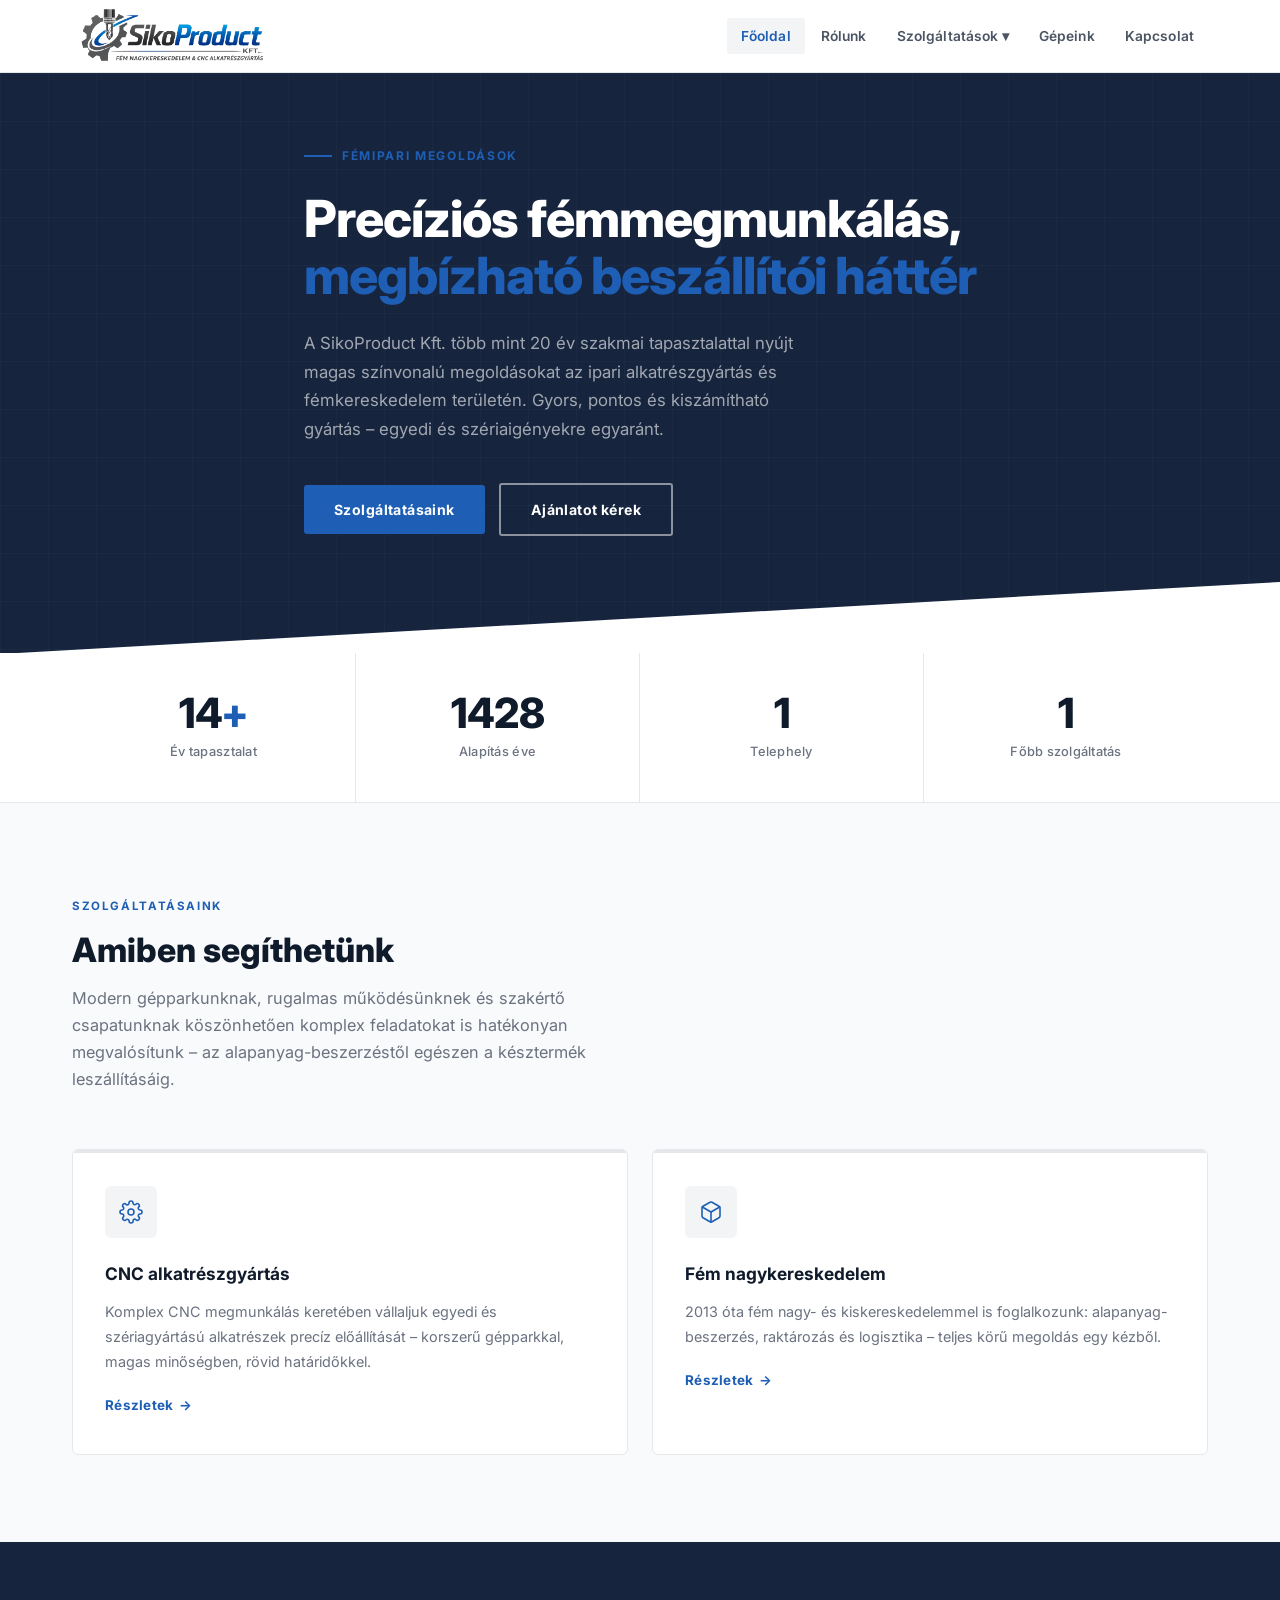
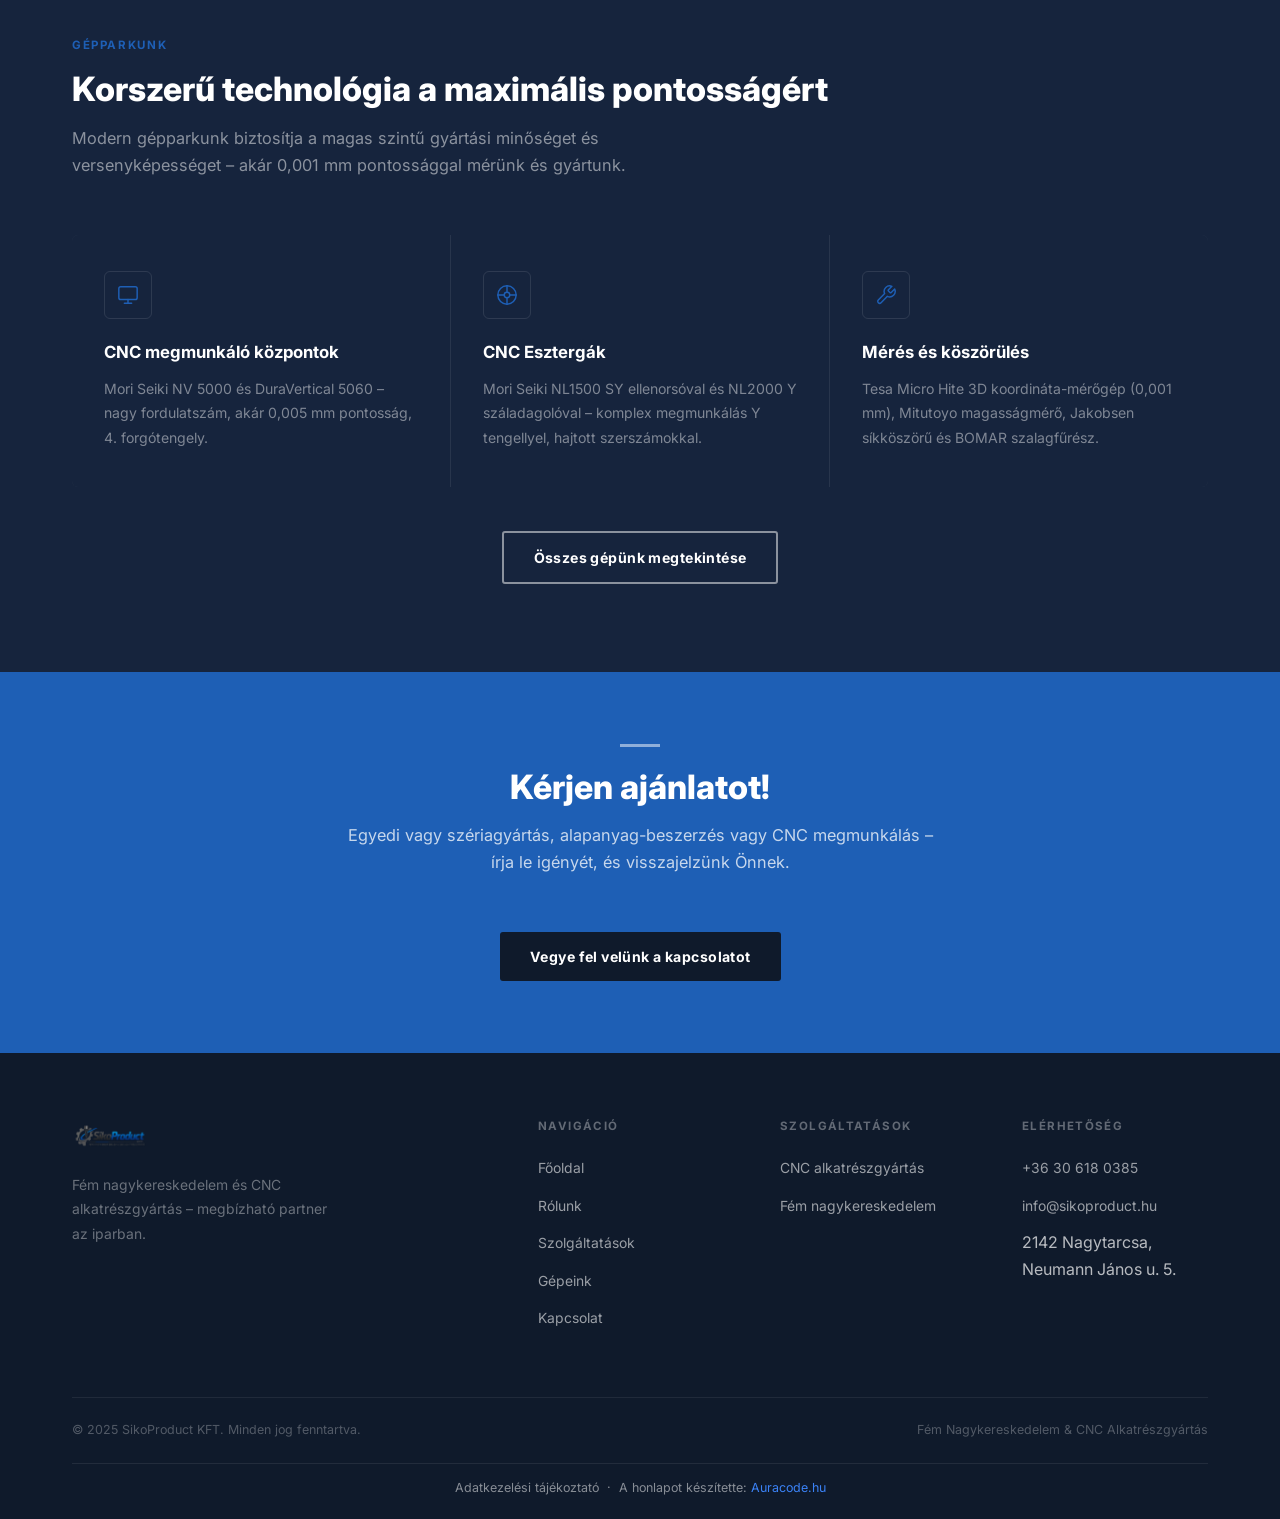
<file: index.html>
<!DOCTYPE html>
<html lang="hu">
<head>
  <meta charset="UTF-8">
  <meta name="viewport" content="width=device-width, initial-scale=1.0">
  <title>SikoProduct KFT. – Fém Nagykereskedelem & CNC Alkatrészgyártás</title>
  <link rel="stylesheet" href="css/style.css">
</head>
<body>

  <!-- HEADER -->
  <header>
    <div class="container">
      <nav class="navbar">
        <a href="index.html" class="navbar-logo">
          <img src="images/Sikoproduct_logo_1-removebg-preview.png" alt="SikoProduct KFT. logó">
        </a>
        <ul class="nav-links" id="navLinks">
          <li class="active"><a href="index.html">Főoldal</a></li>
          <li><a href="rolunk.html">Rólunk</a></li>
          <li>
            <a href="szolgaltatasok.html">Szolgáltatások ▾</a>
            <ul class="dropdown-menu">
              <li><a href="szolgaltatas-1.html">CNC alkatrészgyártás</a></li>
              <li><a href="szolgaltatas-3.html">Fém nagykereskedelem</a></li>
            </ul>
          </li>
          <li><a href="gepeink.html">Gépeink</a></li>
          <li><a href="kapcsolat.html">Kapcsolat</a></li>
        </ul>
        <div class="hamburger" id="hamburger" onclick="toggleMenu()">
          <span></span><span></span><span></span>
        </div>
      </nav>
    </div>
  </header>

  <!-- HERO -->
  <section class="hero">
    <div class="container">
      <div class="hero-content">
        <span class="hero-eyebrow anim anim-fade">Fémipari megoldások</span>
        <h1 class="anim anim-fade" style="--d:0.12s">Precíziós fémmegmunkálás,<br><em>megbízható beszállítói háttér</em></h1>
        <p class="anim anim-fade" style="--d:0.24s">A SikoProduct Kft. több mint 20 év szakmai tapasztalattal nyújt magas színvonalú megoldásokat az ipari alkatrészgyártás és fémkereskedelem területén. Gyors, pontos és kiszámítható gyártás – egyedi és szériaigényekre egyaránt.</p>
        <div class="hero-actions anim anim-fade" style="--d:0.36s">
          <a href="szolgaltatasok.html" class="btn btn-primary">Szolgáltatásaink</a>
          <a href="kapcsolat.html" class="btn btn-outline">Ajánlatot kérek</a>
        </div>
      </div>
    </div>
  </section>

  <!-- STATS -->
  <div class="stats-bar">
    <div class="container">
      <div class="stats-grid" data-stagger="0.1">
        <div class="stat-item anim anim-fade">
          <div class="num">20<span>+</span></div>
          <div class="label">Év tapasztalat</div>
        </div>
        <div class="stat-item anim anim-fade">
          <div class="num">2000</div>
          <div class="label">Alapítás éve</div>
        </div>
        <div class="stat-item anim anim-fade">
          <div class="num">2</div>
          <div class="label">Telephely</div>
        </div>
        <div class="stat-item anim anim-fade">
          <div class="num">2</div>
          <div class="label">Főbb szolgáltatás</div>
        </div>
      </div>
    </div>
  </div>

  <!-- SERVICES OVERVIEW -->
  <section class="section section-alt">
    <div class="container">
      <span class="section-label anim anim-fade">Szolgáltatásaink</span>
      <h2 class="section-title anim anim-fade" style="--d:0.08s">Amiben segíthetünk</h2>
      <p class="section-subtitle anim anim-fade" style="--d:0.16s">Modern gépparkunknak, rugalmas működésünknek és szakértő csapatunknak köszönhetően komplex feladatokat is hatékonyan megvalósítunk – az alapanyag-beszerzéstől egészen a késztermék leszállításáig.</p>

      <div class="cards-grid" data-stagger="0.12">
        <div class="card anim anim-fade">
          <div class="card-icon">
            <!-- CNC / gear icon -->
            <svg viewBox="0 0 24 24" fill="none" stroke="currentColor" stroke-width="1.6" stroke-linecap="round" stroke-linejoin="round">
              <circle cx="12" cy="12" r="3"/>
              <path d="M19.4 15a1.65 1.65 0 0 0 .33 1.82l.06.06a2 2 0 0 1-2.83 2.83l-.06-.06a1.65 1.65 0 0 0-1.82-.33 1.65 1.65 0 0 0-1 1.51V21a2 2 0 0 1-4 0v-.09A1.65 1.65 0 0 0 9 19.4a1.65 1.65 0 0 0-1.82.33l-.06.06a2 2 0 0 1-2.83-2.83l.06-.06A1.65 1.65 0 0 0 4.68 15a1.65 1.65 0 0 0-1.51-1H3a2 2 0 0 1 0-4h.09A1.65 1.65 0 0 0 4.6 9a1.65 1.65 0 0 0-.33-1.82l-.06-.06a2 2 0 0 1 2.83-2.83l.06.06A1.65 1.65 0 0 0 9 4.68a1.65 1.65 0 0 0 1-1.51V3a2 2 0 0 1 4 0v.09a1.65 1.65 0 0 0 1 1.51 1.65 1.65 0 0 0 1.82-.33l.06-.06a2 2 0 0 1 2.83 2.83l-.06.06A1.65 1.65 0 0 0 19.4 9a1.65 1.65 0 0 0 1.51 1H21a2 2 0 0 1 0 4h-.09a1.65 1.65 0 0 0-1.51 1z"/>
            </svg>
          </div>
          <h3>CNC alkatrészgyártás</h3>
          <p>Komplex CNC megmunkálás keretében vállaljuk egyedi és szériagyártású alkatrészek precíz előállítását – korszerű gépparkkal, magas minőségben, rövid határidőkkel.</p>
          <a href="szolgaltatas-1.html" class="card-link">Részletek</a>
        </div>
        <div class="card anim anim-fade">
          <div class="card-icon">
            <!-- Package / delivery -->
            <svg viewBox="0 0 24 24" fill="none" stroke="currentColor" stroke-width="1.6" stroke-linecap="round" stroke-linejoin="round">
              <path d="M21 16V8a2 2 0 0 0-1-1.73l-7-4a2 2 0 0 0-2 0l-7 4A2 2 0 0 0 3 8v8a2 2 0 0 0 1 1.73l7 4a2 2 0 0 0 2 0l7-4A2 2 0 0 0 21 16z"/>
              <polyline points="3.27 6.96 12 12.01 20.73 6.96"/>
              <line x1="12" y1="22.08" x2="12" y2="12"/>
            </svg>
          </div>
          <h3>Fém nagykereskedelem</h3>
          <p>2013 óta fém nagy- és kiskereskedelemmel is foglalkozunk: alapanyag-beszerzés, raktározás és logisztika – teljes körű megoldás egy kézből.</p>
          <a href="szolgaltatas-3.html" class="card-link">Részletek</a>
        </div>
      </div>
    </div>
  </section>

  <!-- MACHINES TEASER -->
  <section class="section section-dark">
    <div class="container">
      <span class="section-label anim anim-flip anim-slow">Gépparkunk</span>
      <h2 class="section-title anim anim-flip anim-slow" style="--d:0.08s">Korszerű technológia a maximális pontosságért</h2>
      <p class="section-subtitle anim anim-flip anim-slow" style="--d:0.16s">Modern gépparkunk biztosítja a magas szintű gyártási minőséget és versenyképességet – akár 0,001 mm pontossággal mérünk és gyártunk.</p>

      <div class="dark-cards-grid" data-stagger="0.15">
        <div class="dark-card anim anim-flip anim-slow">
          <div class="dark-card-icon">
            <!-- CNC Mill -->
            <svg viewBox="0 0 24 24" fill="none" stroke="currentColor" stroke-width="1.6" stroke-linecap="round" stroke-linejoin="round">
              <rect x="2" y="3" width="20" height="14" rx="2"/>
              <line x1="8" y1="21" x2="16" y2="21"/>
              <line x1="12" y1="17" x2="12" y2="21"/>
            </svg>
          </div>
          <h3>CNC megmunkáló központok</h3>
          <p>Mori Seiki NV 5000 és DuraVertical 5060 – nagy fordulatszám, akár 0,005 mm pontosság, 4. forgótengely.</p>
        </div>
        <div class="dark-card anim anim-flip anim-slow">
          <div class="dark-card-icon">
            <!-- Lathe / turning -->
            <svg viewBox="0 0 24 24" fill="none" stroke="currentColor" stroke-width="1.6" stroke-linecap="round" stroke-linejoin="round">
              <circle cx="12" cy="12" r="10"/>
              <circle cx="12" cy="12" r="3"/>
              <line x1="12" y1="2" x2="12" y2="9"/>
              <line x1="12" y1="15" x2="12" y2="22"/>
              <line x1="2" y1="12" x2="9" y2="12"/>
              <line x1="15" y1="12" x2="22" y2="12"/>
            </svg>
          </div>
          <h3>CNC Esztergák</h3>
          <p>Mori Seiki NL1500 SY ellenorsóval és NL2000 Y száladagolóval – komplex megmunkálás Y tengellyel, hajtott szerszámokkal.</p>
        </div>
        <div class="dark-card anim anim-flip anim-slow">
          <div class="dark-card-icon">
            <!-- Tools / wrench -->
            <svg viewBox="0 0 24 24" fill="none" stroke="currentColor" stroke-width="1.6" stroke-linecap="round" stroke-linejoin="round">
              <path d="M14.7 6.3a1 1 0 0 0 0 1.4l1.6 1.6a1 1 0 0 0 1.4 0l3.77-3.77a6 6 0 0 1-7.94 7.94l-6.91 6.91a2.12 2.12 0 0 1-3-3l6.91-6.91a6 6 0 0 1 7.94-7.94l-3.76 3.76z"/>
            </svg>
          </div>
          <h3>Mérés és köszörülés</h3>
          <p>Tesa Micro Hite 3D koordináta-mérőgép (0,001 mm), Mitutoyo magasságmérő, Jakobsen síkköszörű és BOMAR szalagfűrész.</p>
        </div>
      </div>

      <div style="text-align:center; margin-top:44px;" class="anim anim-flip anim-slow">
        <a href="gepeink.html" class="btn btn-outline">Összes gépünk megtekintése</a>
      </div>
    </div>
  </section>

  <!-- CTA -->
  <section class="cta-band">
    <div class="container centered">
      <span class="accent-line anim anim-zoom" style="background:rgba(255,255,255,0.5);"></span>
      <h2 class="section-title anim anim-zoom" style="--d:0.08s">Kérjen ajánlatot!</h2>
      <p class="section-subtitle anim anim-zoom" style="--d:0.16s">Egyedi vagy szériagyártás, alapanyag-beszerzés vagy CNC megmunkálás – írja le igényét, és visszajelzünk Önnek.</p>
      <a href="kapcsolat.html" class="btn btn-dark anim anim-zoom" style="--d:0.24s">Vegye fel velünk a kapcsolatot</a>
    </div>
  </section>

  <!-- FOOTER -->
  <footer>
    <div class="container">
      <div class="footer-grid">
        <div class="footer-brand">
          <img src="images/Sikoproduct_logo_1-removebg-preview.png" alt="SikoProduct KFT.">
          <p>Fém nagykereskedelem és CNC alkatrészgyártás – megbízható partner az iparban.</p>
        </div>
        <div class="footer-col">
          <h4>Navigáció</h4>
          <ul>
            <li><a href="index.html">Főoldal</a></li>
            <li><a href="rolunk.html">Rólunk</a></li>
            <li><a href="szolgaltatasok.html">Szolgáltatások</a></li>
            <li><a href="gepeink.html">Gépeink</a></li>
            <li><a href="kapcsolat.html">Kapcsolat</a></li>
          </ul>
        </div>
        <div class="footer-col">
          <h4>Szolgáltatások</h4>
          <ul>
            <li><a href="szolgaltatas-1.html">CNC alkatrészgyártás</a></li>
            <li><a href="szolgaltatas-3.html">Fém nagykereskedelem</a></li>
          </ul>
        </div>
        <div class="footer-col">
          <h4>Elérhetőség</h4>
          <ul>
            <li><a href="tel:+36306180385">+36 30 618 0385</a></li>
            <li><a href="mailto:info@sikoproduct.hu">info@sikoproduct.hu</a></li>
            <li>2142 Nagytarcsa,<br>Neumann János u. 5.</li>
          </ul>
        </div>
      </div>
      <div class="footer-bottom">
        <span>© 2025 SikoProduct KFT. Minden jog fenntartva.</span>
        <span>Fém Nagykereskedelem & CNC Alkatrészgyártás</span>
      </div>
      <div class="footer-credit" style="padding:14px 0 20px; border-top:1px solid rgba(255,255,255,0.08); text-align:center; font-size:0.78rem; color:rgba(255,255,255,0.5);"><a href="adatkezeles.html" style="color:rgba(255,255,255,0.5); text-decoration:none;">Adatkezelési tájékoztató</a> &nbsp;·&nbsp; A honlapot készítette: <a href="https://auracode.hu" target="_blank" rel="noopener" style="color:#3b82f6; text-decoration:none;">Auracode.hu</a></div>
    </div>
  </footer>

  <script src="js/main.js"></script>
</body>
</html>
</file>
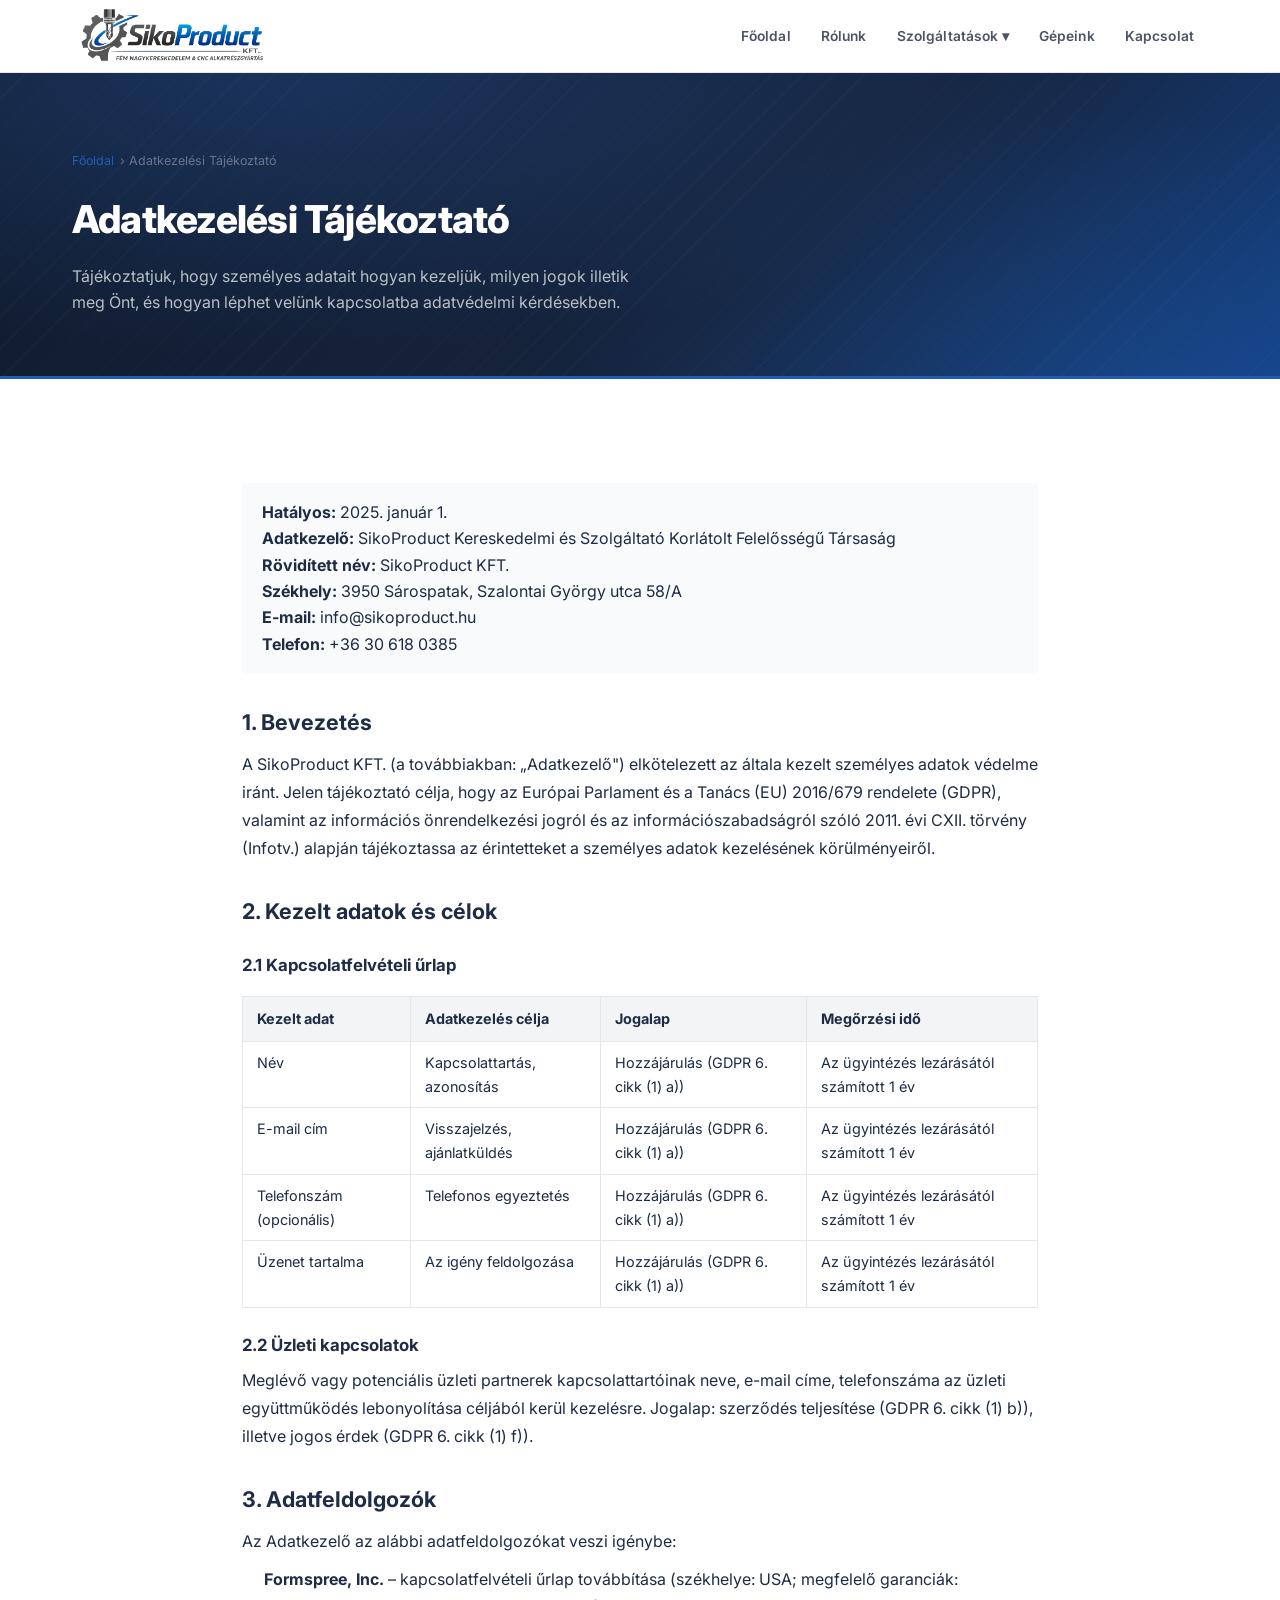
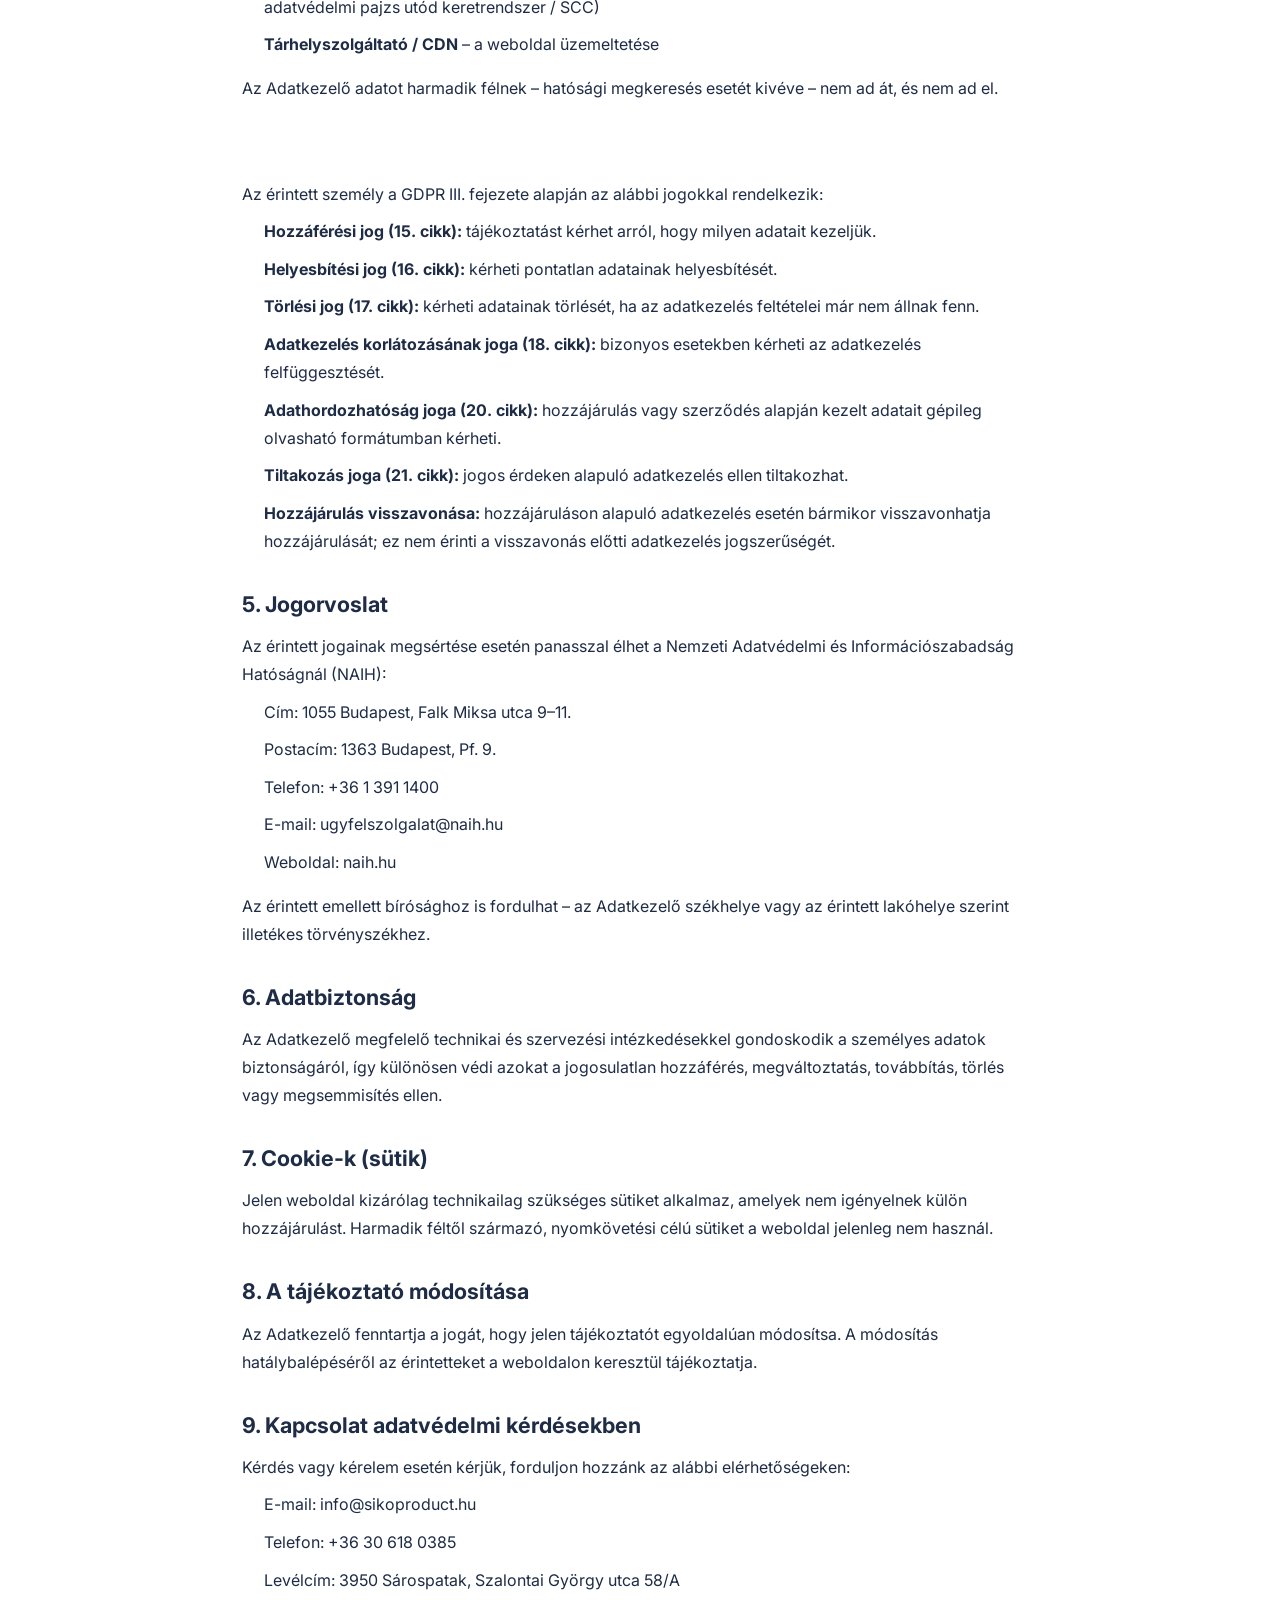
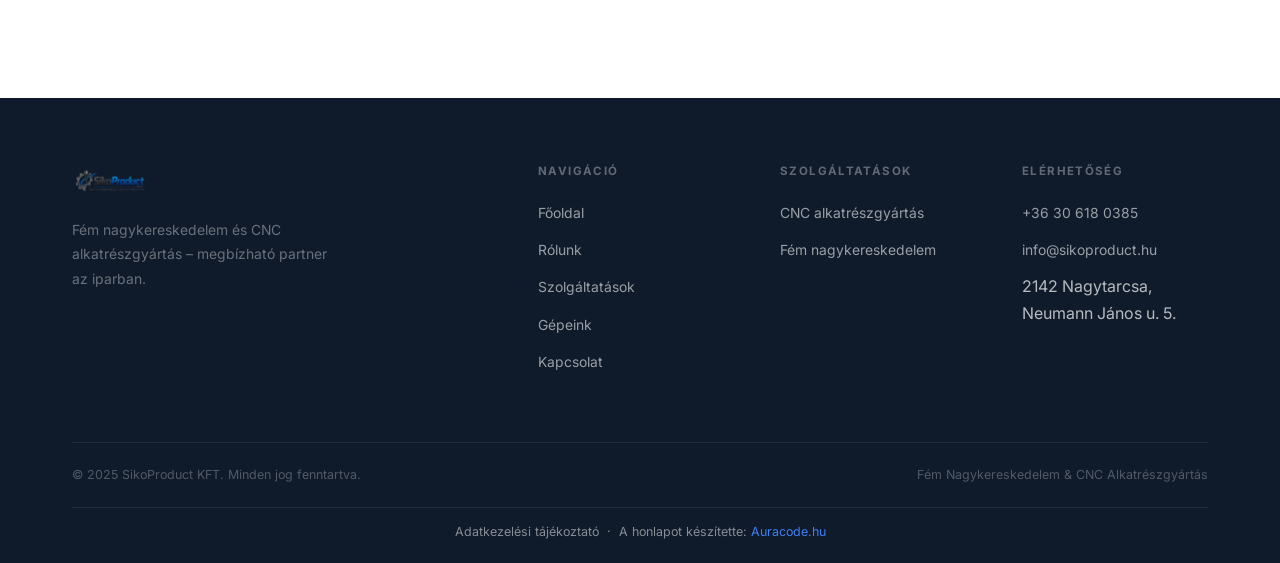
<file: adatkezeles.html>
<!DOCTYPE html>
<html lang="hu">
<head>
  <meta charset="UTF-8">
  <meta name="viewport" content="width=device-width, initial-scale=1.0">
  <title>Adatkezelési Tájékoztató – SikoProduct KFT.</title>
  <link rel="stylesheet" href="css/style.css">
  <style>
    .privacy-content h2 { font-size:1.35rem; font-weight:700; color:var(--dark); margin:2rem 0 0.6rem; }
    .privacy-content h3 { font-size:1.05rem; font-weight:700; color:var(--dark); margin:1.4rem 0 0.4rem; }
    .privacy-content p, .privacy-content li { color:var(--text-muted); line-height:1.75; margin-bottom:0.6rem; }
    .privacy-content ul { padding-left:1.4rem; margin-bottom:1rem; }
    .privacy-content table { width:100%; border-collapse:collapse; margin:1rem 0 1.5rem; font-size:0.9rem; }
    .privacy-content table th { background:var(--grey-100); color:var(--dark); font-weight:700; text-align:left; padding:10px 14px; border:1px solid var(--grey-200); }
    .privacy-content table td { padding:9px 14px; border:1px solid var(--grey-200); color:var(--text-muted); vertical-align:top; }
    .privacy-content .highlight-box { background:var(--grey-50); border-left:3px solid var(--blue); border-radius:var(--radius); padding:16px 20px; margin:1rem 0; }
  </style>
</head>
<body>

  <!-- HEADER -->
  <header>
    <div class="container">
      <nav class="navbar">
        <a href="index.html" class="navbar-logo">
          <img src="images/Sikoproduct_logo_1-removebg-preview.png" alt="SikoProduct KFT. logó">
        </a>
        <ul class="nav-links" id="navLinks">
          <li><a href="index.html">Főoldal</a></li>
          <li><a href="rolunk.html">Rólunk</a></li>
          <li>
            <a href="szolgaltatasok.html">Szolgáltatások ▾</a>
            <ul class="dropdown-menu">
              <li><a href="szolgaltatas-1.html">CNC alkatrészgyártás</a></li>
              <li><a href="szolgaltatas-3.html">Fém nagykereskedelem</a></li>
            </ul>
          </li>
          <li><a href="gepeink.html">Gépeink</a></li>
          <li><a href="kapcsolat.html">Kapcsolat</a></li>
        </ul>
        <div class="hamburger" id="hamburger" onclick="toggleMenu()">
          <span></span><span></span><span></span>
        </div>
      </nav>
    </div>
  </header>

  <!-- PAGE HERO -->
  <section class="page-hero">
    <div class="container">
      <div class="breadcrumb anim anim-fade"><a href="index.html">Főoldal</a> › Adatkezelési Tájékoztató</div>
      <h1 class="anim anim-fade" style="--d:0.08s">Adatkezelési Tájékoztató</h1>
      <p class="anim anim-fade" style="--d:0.16s">Tájékoztatjuk, hogy személyes adatait hogyan kezeljük, milyen jogok illetik meg Önt, és hogyan léphet velünk kapcsolatba adatvédelmi kérdésekben.</p>
    </div>
  </section>

  <!-- CONTENT -->
  <section class="section">
    <div class="container" style="max-width:860px;">
      <div class="privacy-content">

        <div class="highlight-box">
          <strong>Hatályos:</strong> 2025. január 1.<br>
          <strong>Adatkezelő:</strong> SikoProduct Kereskedelmi és Szolgáltató Korlátolt Felelősségű Társaság<br>
          <strong>Rövidített név:</strong> SikoProduct KFT.<br>
          <strong>Székhely:</strong> 3950 Sárospatak, Szalontai György utca 58/A<br>
          <strong>E-mail:</strong> <a href="mailto:info@sikoproduct.hu" style="color:var(--blue);">info@sikoproduct.hu</a><br>
          <strong>Telefon:</strong> <a href="tel:+36306180385" style="color:var(--blue);">+36 30 618 0385</a>
        </div>

        <h2>1. Bevezetés</h2>
        <p>A SikoProduct KFT. (a továbbiakban: „Adatkezelő") elkötelezett az általa kezelt személyes adatok védelme iránt. Jelen tájékoztató célja, hogy az Európai Parlament és a Tanács (EU) 2016/679 rendelete (GDPR), valamint az információs önrendelkezési jogról és az információszabadságról szóló 2011. évi CXII. törvény (Infotv.) alapján tájékoztassa az érintetteket a személyes adatok kezelésének körülményeiről.</p>

        <h2>2. Kezelt adatok és célok</h2>

        <h3>2.1 Kapcsolatfelvételi űrlap</h3>
        <table>
          <tr>
            <th>Kezelt adat</th>
            <th>Adatkezelés célja</th>
            <th>Jogalap</th>
            <th>Megőrzési idő</th>
          </tr>
          <tr>
            <td>Név</td>
            <td>Kapcsolattartás, azonosítás</td>
            <td>Hozzájárulás (GDPR 6. cikk (1) a))</td>
            <td>Az ügyintézés lezárásától számított 1 év</td>
          </tr>
          <tr>
            <td>E-mail cím</td>
            <td>Visszajelzés, ajánlatküldés</td>
            <td>Hozzájárulás (GDPR 6. cikk (1) a))</td>
            <td>Az ügyintézés lezárásától számított 1 év</td>
          </tr>
          <tr>
            <td>Telefonszám (opcionális)</td>
            <td>Telefonos egyeztetés</td>
            <td>Hozzájárulás (GDPR 6. cikk (1) a))</td>
            <td>Az ügyintézés lezárásától számított 1 év</td>
          </tr>
          <tr>
            <td>Üzenet tartalma</td>
            <td>Az igény feldolgozása</td>
            <td>Hozzájárulás (GDPR 6. cikk (1) a))</td>
            <td>Az ügyintézés lezárásától számított 1 év</td>
          </tr>
        </table>

        <h3>2.2 Üzleti kapcsolatok</h3>
        <p>Meglévő vagy potenciális üzleti partnerek kapcsolattartóinak neve, e-mail címe, telefonszáma az üzleti együttműködés lebonyolítása céljából kerül kezelésre. Jogalap: szerződés teljesítése (GDPR 6. cikk (1) b)), illetve jogos érdek (GDPR 6. cikk (1) f)).</p>

        <h2>3. Adatfeldolgozók</h2>
        <p>Az Adatkezelő az alábbi adatfeldolgozókat veszi igénybe:</p>
        <ul>
          <li><strong>Formspree, Inc.</strong> – kapcsolatfelvételi űrlap továbbítása (székhelye: USA; megfelelő garanciák: adatvédelmi pajzs utód keretrendszer / SCC)</li>
          <li><strong>Tárhelyszolgáltató / CDN</strong> – a weboldal üzemeltetése</li>
        </ul>
        <p>Az Adatkezelő adatot harmadik félnek – hatósági megkeresés esetét kivéve – nem ad át, és nem ad el.</p>

        <h2>4. Az érintett jogai</h2>
        <p>Az érintett személy a GDPR III. fejezete alapján az alábbi jogokkal rendelkezik:</p>
        <ul>
          <li><strong>Hozzáférési jog (15. cikk):</strong> tájékoztatást kérhet arról, hogy milyen adatait kezeljük.</li>
          <li><strong>Helyesbítési jog (16. cikk):</strong> kérheti pontatlan adatainak helyesbítését.</li>
          <li><strong>Törlési jog (17. cikk):</strong> kérheti adatainak törlését, ha az adatkezelés feltételei már nem állnak fenn.</li>
          <li><strong>Adatkezelés korlátozásának joga (18. cikk):</strong> bizonyos esetekben kérheti az adatkezelés felfüggesztését.</li>
          <li><strong>Adathordozhatóság joga (20. cikk):</strong> hozzájárulás vagy szerződés alapján kezelt adatait gépileg olvasható formátumban kérheti.</li>
          <li><strong>Tiltakozás joga (21. cikk):</strong> jogos érdeken alapuló adatkezelés ellen tiltakozhat.</li>
          <li><strong>Hozzájárulás visszavonása:</strong> hozzájáruláson alapuló adatkezelés esetén bármikor visszavonhatja hozzájárulását; ez nem érinti a visszavonás előtti adatkezelés jogszerűségét.</li>
        </ul>

        <h2>5. Jogorvoslat</h2>
        <p>Az érintett jogainak megsértése esetén panasszal élhet a Nemzeti Adatvédelmi és Információszabadság Hatóságnál (NAIH):</p>
        <ul>
          <li>Cím: 1055 Budapest, Falk Miksa utca 9–11.</li>
          <li>Postacím: 1363 Budapest, Pf. 9.</li>
          <li>Telefon: +36 1 391 1400</li>
          <li>E-mail: ugyfelszolgalat@naih.hu</li>
          <li>Weboldal: naih.hu</li>
        </ul>
        <p>Az érintett emellett bírósághoz is fordulhat – az Adatkezelő székhelye vagy az érintett lakóhelye szerint illetékes törvényszékhez.</p>

        <h2>6. Adatbiztonság</h2>
        <p>Az Adatkezelő megfelelő technikai és szervezési intézkedésekkel gondoskodik a személyes adatok biztonságáról, így különösen védi azokat a jogosulatlan hozzáférés, megváltoztatás, továbbítás, törlés vagy megsemmisítés ellen.</p>

        <h2>7. Cookie-k (sütik)</h2>
        <p>Jelen weboldal kizárólag technikailag szükséges sütiket alkalmaz, amelyek nem igényelnek külön hozzájárulást. Harmadik féltől származó, nyomkövetési célú sütiket a weboldal jelenleg nem használ.</p>

        <h2>8. A tájékoztató módosítása</h2>
        <p>Az Adatkezelő fenntartja a jogát, hogy jelen tájékoztatót egyoldalúan módosítsa. A módosítás hatálybalépéséről az érintetteket a weboldalon keresztül tájékoztatja.</p>

        <h2>9. Kapcsolat adatvédelmi kérdésekben</h2>
        <p>Kérdés vagy kérelem esetén kérjük, forduljon hozzánk az alábbi elérhetőségeken:</p>
        <ul>
          <li>E-mail: <a href="mailto:info@sikoproduct.hu" style="color:var(--blue);">info@sikoproduct.hu</a></li>
          <li>Telefon: <a href="tel:+36306180385" style="color:var(--blue);">+36 30 618 0385</a></li>
          <li>Levélcím: 3950 Sárospatak, Szalontai György utca 58/A</li>
        </ul>

      </div>
    </div>
  </section>

  <!-- FOOTER -->
  <footer>
    <div class="container">
      <div class="footer-grid">
        <div class="footer-brand">
          <img src="images/Sikoproduct_logo_1-removebg-preview.png" alt="SikoProduct KFT.">
          <p>Fém nagykereskedelem és CNC alkatrészgyártás – megbízható partner az iparban.</p>
        </div>
        <div class="footer-col">
          <h4>Navigáció</h4>
          <ul>
            <li><a href="index.html">Főoldal</a></li>
            <li><a href="rolunk.html">Rólunk</a></li>
            <li><a href="szolgaltatasok.html">Szolgáltatások</a></li>
            <li><a href="gepeink.html">Gépeink</a></li>
            <li><a href="kapcsolat.html">Kapcsolat</a></li>
          </ul>
        </div>
        <div class="footer-col">
          <h4>Szolgáltatások</h4>
          <ul>
            <li><a href="szolgaltatas-1.html">CNC alkatrészgyártás</a></li>
            <li><a href="szolgaltatas-3.html">Fém nagykereskedelem</a></li>
          </ul>
        </div>
        <div class="footer-col">
          <h4>Elérhetőség</h4>
          <ul>
            <li><a href="tel:+36306180385">+36 30 618 0385</a></li>
            <li><a href="mailto:info@sikoproduct.hu">info@sikoproduct.hu</a></li>
            <li>2142 Nagytarcsa,<br>Neumann János u. 5.</li>
          </ul>
        </div>
      </div>
      <div class="footer-bottom">
        <span>© 2025 SikoProduct KFT. Minden jog fenntartva.</span>
        <span>Fém Nagykereskedelem & CNC Alkatrészgyártás</span>
      </div>
      <div class="footer-credit" style="padding:14px 0 20px; border-top:1px solid rgba(255,255,255,0.08); text-align:center; font-size:0.78rem; color:rgba(255,255,255,0.5);">
        <a href="adatkezeles.html" style="color:rgba(255,255,255,0.5); text-decoration:none;">Adatkezelési tájékoztató</a>
        &nbsp;·&nbsp;
        A honlapot készítette: <a href="https://auracode.hu" target="_blank" rel="noopener" style="color:#3b82f6; text-decoration:none;">Auracode.hu</a>
      </div>
    </div>
  </footer>

  <script src="js/main.js"></script>
</body>
</html>
</file>
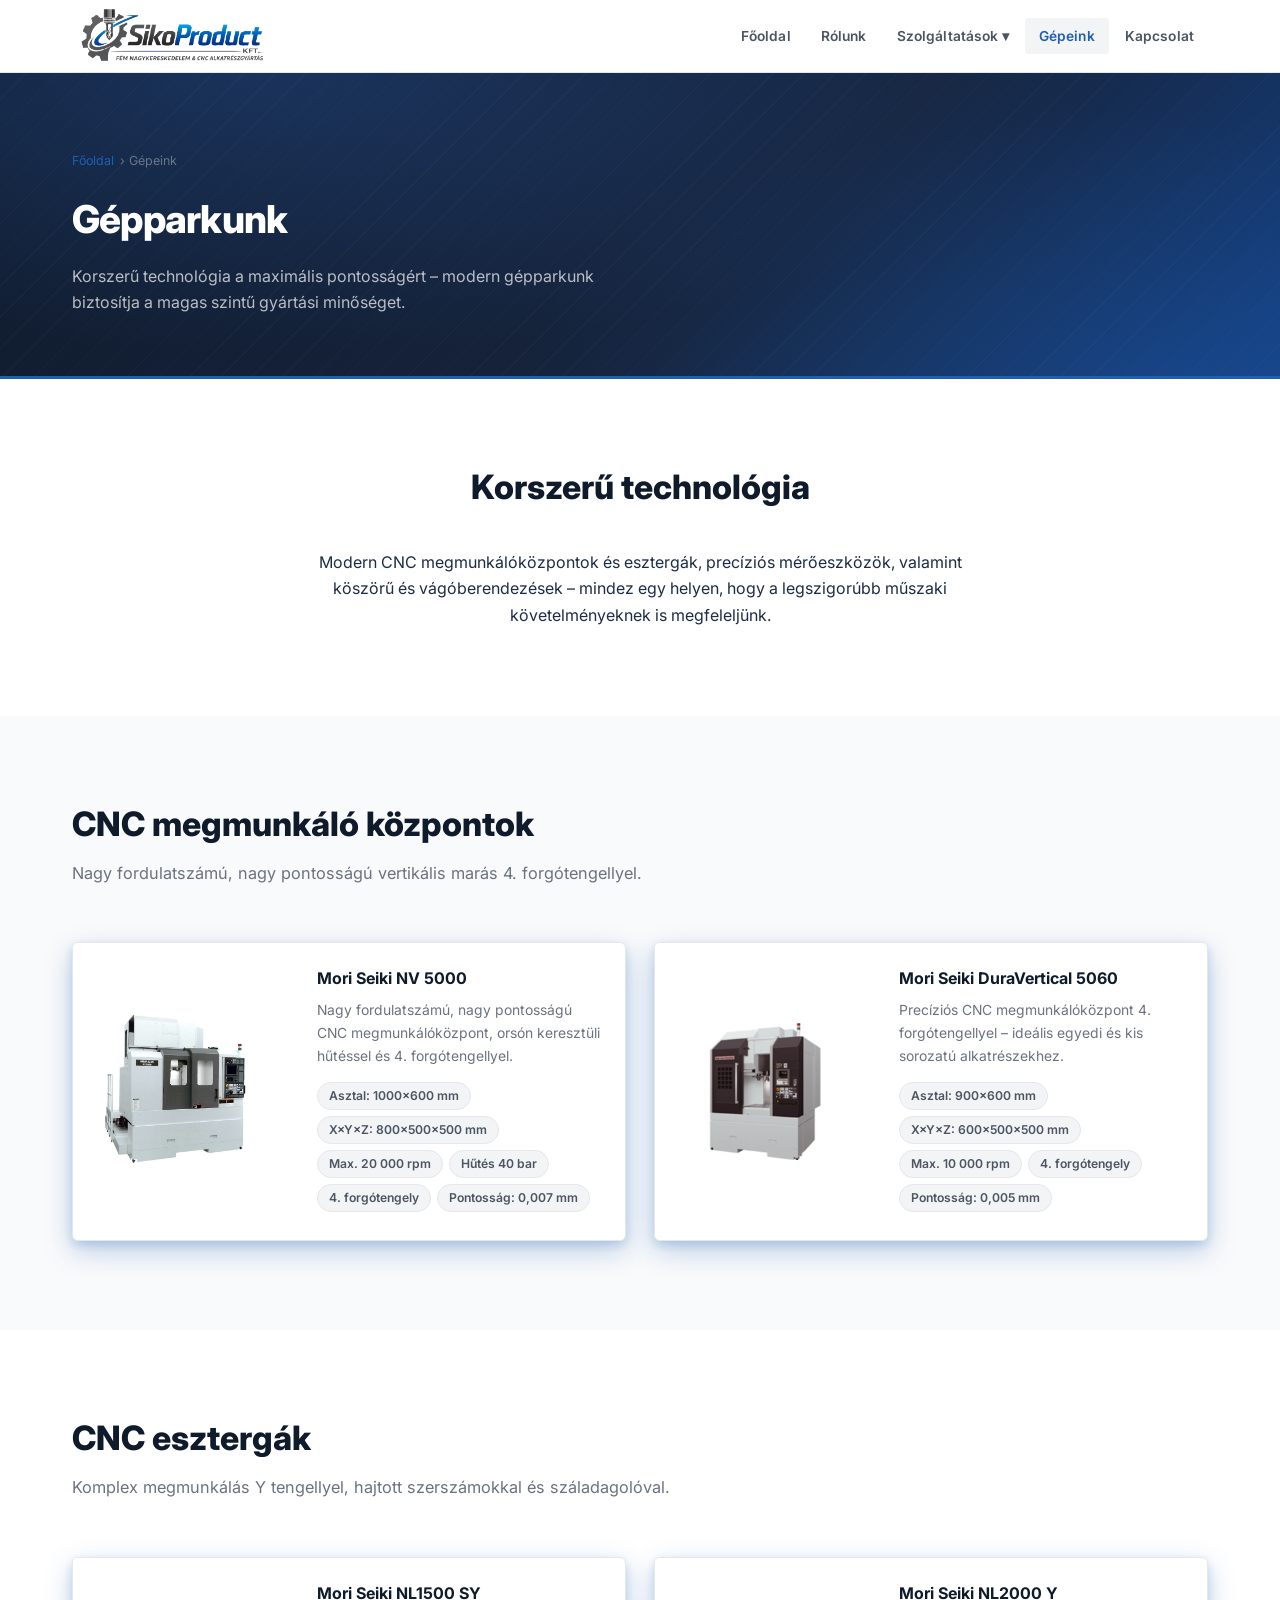
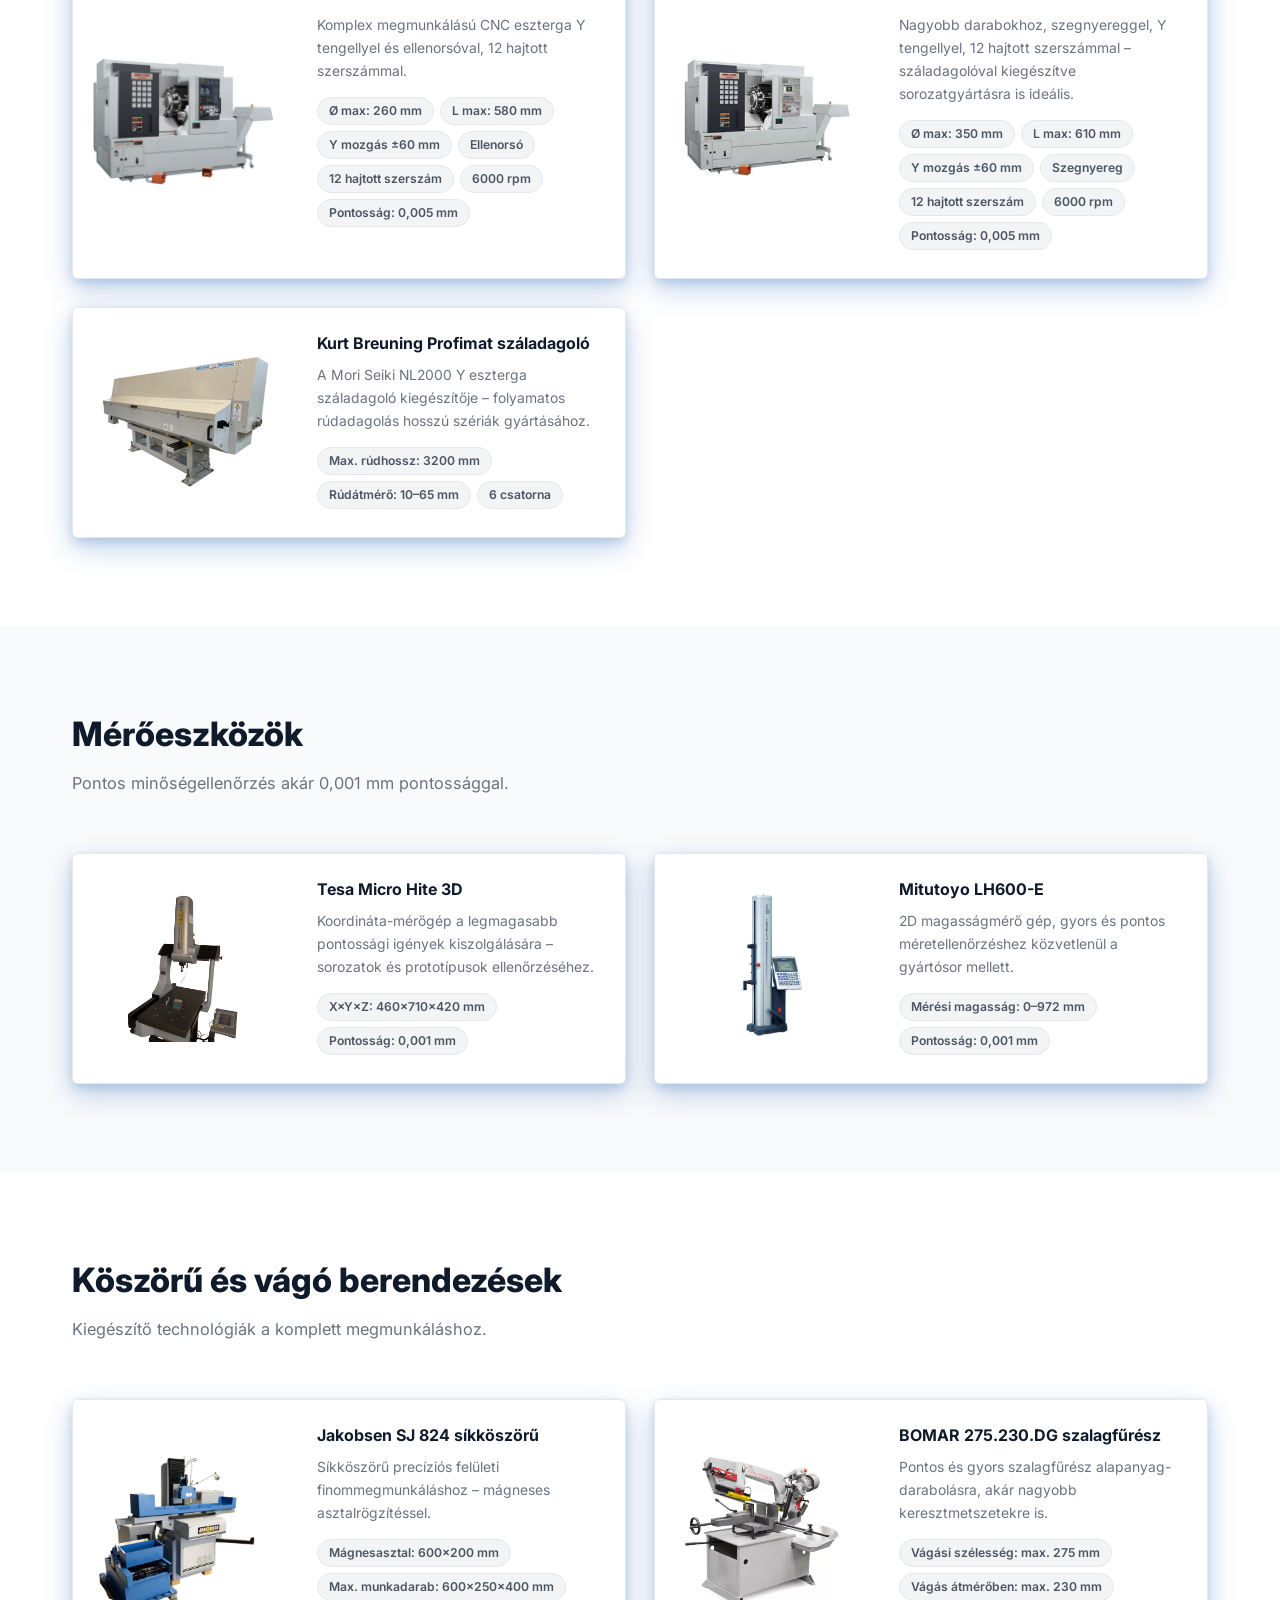
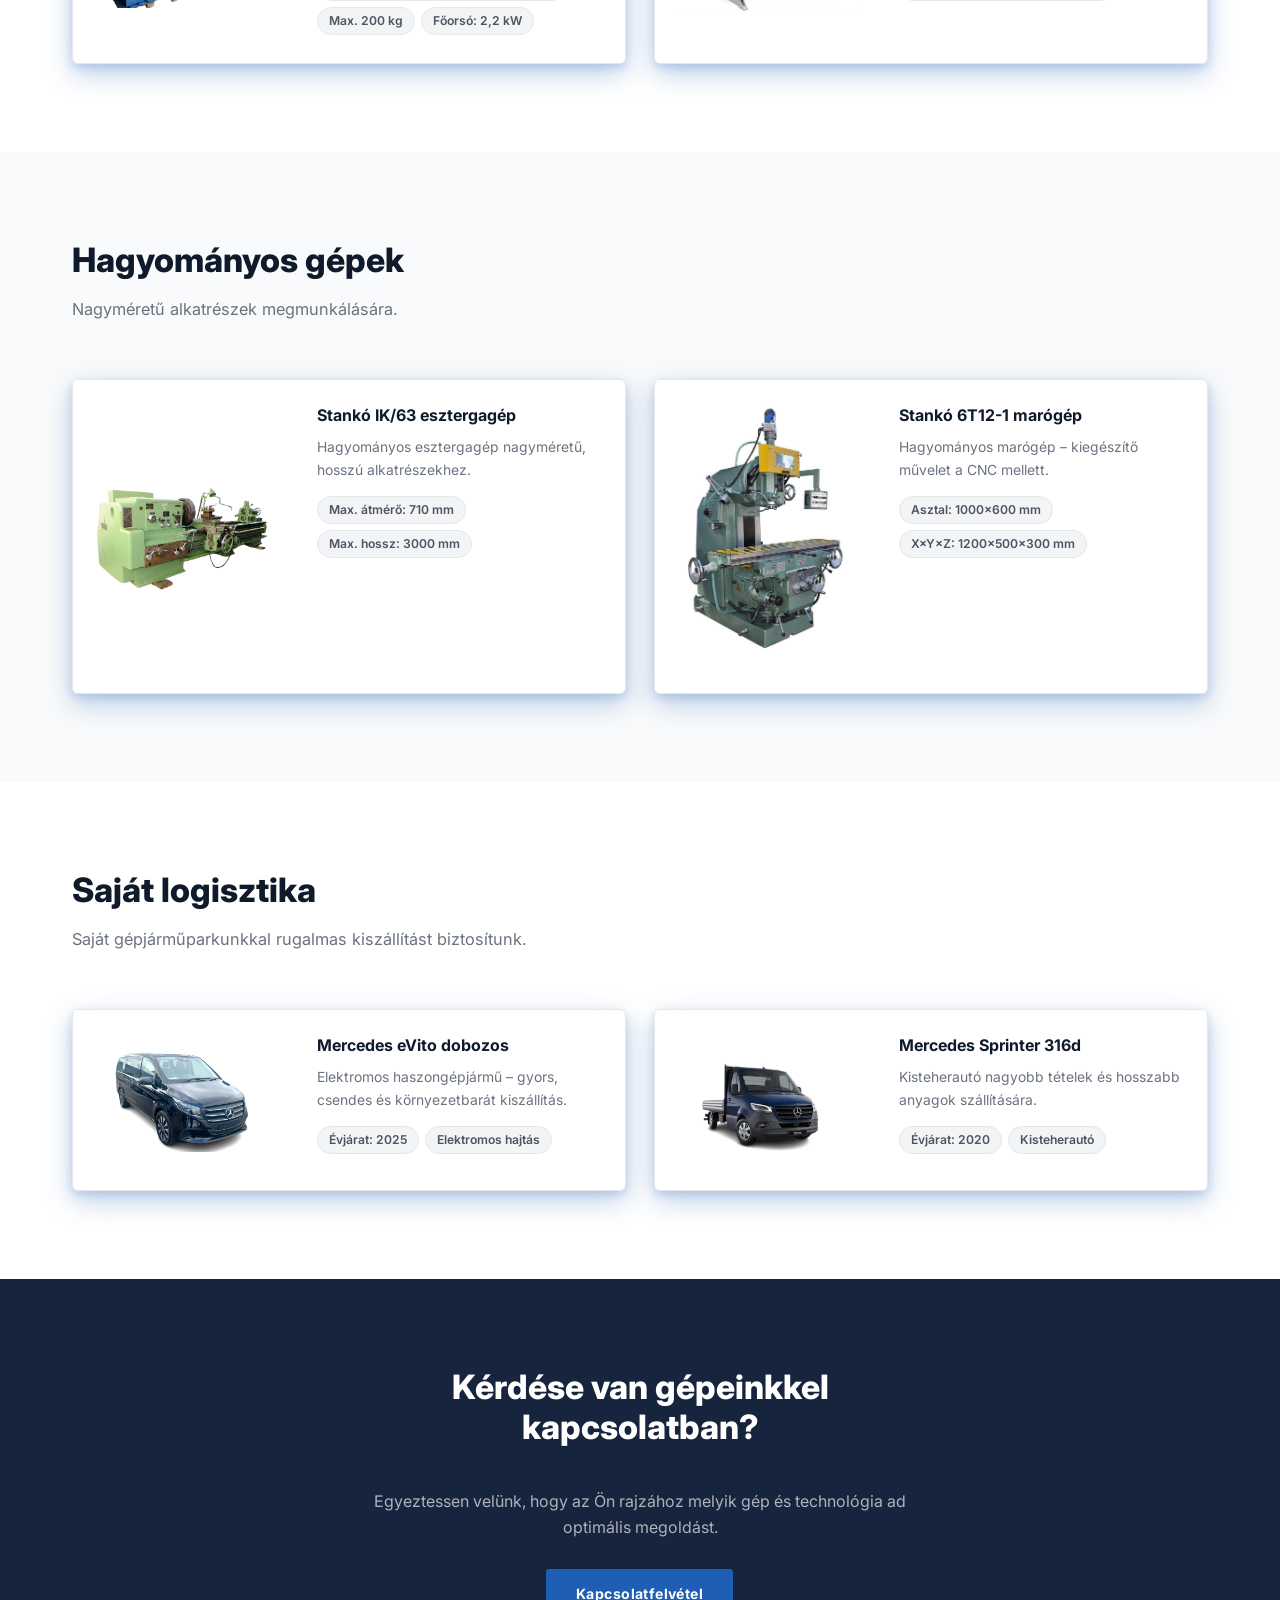
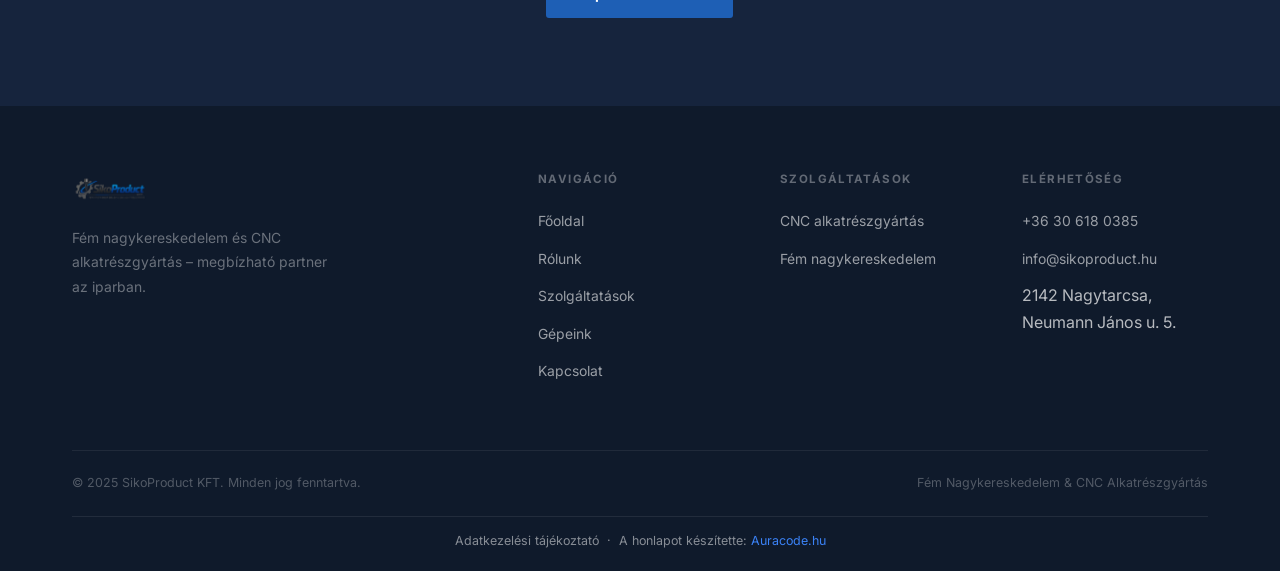
<file: gepeink.html>
<!DOCTYPE html>
<html lang="hu">

<head>
  <meta charset="UTF-8">
  <meta name="viewport" content="width=device-width, initial-scale=1.0">
  <title>Gépeink – SikoProduct KFT.</title>
  <link rel="stylesheet" href="css/style.css">
</head>

<body>

  <!-- HEADER -->
  <header>
    <div class="container">
      <nav class="navbar">
        <a href="index.html" class="navbar-logo">
          <img src="images/Sikoproduct_logo_1-removebg-preview.png" alt="SikoProduct KFT. logó">
        </a>
        <ul class="nav-links" id="navLinks">
          <li><a href="index.html">Főoldal</a></li>
          <li><a href="rolunk.html">Rólunk</a></li>
          <li>
            <a href="szolgaltatasok.html">Szolgáltatások ▾</a>
            <ul class="dropdown-menu">
              <li><a href="szolgaltatas-1.html">CNC alkatrészgyártás</a></li>
              <li><a href="szolgaltatas-3.html">Fém nagykereskedelem</a></li>
            </ul>
          </li>
          <li class="active"><a href="gepeink.html">Gépeink</a></li>
          <li><a href="kapcsolat.html">Kapcsolat</a></li>
        </ul>
        <div class="hamburger" id="hamburger" onclick="toggleMenu()">
          <span></span><span></span><span></span>
        </div>
      </nav>
    </div>
  </header>

  <!-- PAGE HERO -->
  <section class="page-hero">
    <div class="container">
      <div class="breadcrumb anim anim-fade"><a href="index.html">Főoldal</a> › Gépeink</div>
      <h1 class="anim anim-fade" style="--d:0.08s">Gépparkunk</h1>
      <p class="anim anim-fade" style="--d:0.16s">Korszerű technológia a maximális pontosságért – modern gépparkunk
        biztosítja a magas szintű gyártási minőséget.</p>
    </div>
  </section>

  <!-- INTRO -->
  <section class="section">
    <div class="container" style="max-width:760px; text-align:center;">
      <h2 class="section-title">Korszerű technológia</h2>
      <div class="divider"></div>
      <br>
      <p style="color:var(--text-muted);">Modern CNC megmunkálóközpontok és esztergák, precíziós mérőeszközök, valamint
        köszörű és vágóberendezések – mindez egy helyen, hogy a legszigorúbb műszaki követelményeknek is megfeleljünk.
      </p>
    </div>
  </section>

  <!-- CNC MEGMUNKÁLÓ KÖZPONTOK -->
  <section class="section section-alt">
    <div class="container">
      <h2 class="section-title">CNC megmunkáló központok</h2>
      <div class="divider"></div>
      <p class="section-subtitle">Nagy fordulatszámú, nagy pontosságú vertikális marás 4. forgótengellyel.</p>

      <div class="machines-grid" data-stagger="0.1">
        <div class="machine-card anim anim-fade">
          <div class="machine-img">
            <img src="images/Mori Seiki NV 5000 CNC megmunkálóközpont.png"
              alt="Mori Seiki NV 5000 CNC megmunkálóközpont">
          </div>
          <div class="machine-info">
            <h3>Mori Seiki NV 5000</h3>
            <p>Nagy fordulatszámú, nagy pontosságú CNC megmunkálóközpont, orsón keresztüli hűtéssel és 4.
              forgótengellyel.</p>
            <div class="machine-spec">
              <span class="spec-tag">Asztal: 1000×600 mm</span>
              <span class="spec-tag">X×Y×Z: 800×500×500 mm</span>
              <span class="spec-tag">Max. 20 000 rpm</span>
              <span class="spec-tag">Hűtés 40 bar</span>
              <span class="spec-tag">4. forgótengely</span>
              <span class="spec-tag">Pontosság: 0,007 mm</span>
            </div>
          </div>
        </div>
        <div class="machine-card anim anim-fade">
          <div class="machine-img">
            <img src="images/Mori Seiki DuraVertical 5060 CNC megmunkálóközpont.png"
              alt="Mori Seiki DuraVertical 5060 CNC megmunkálóközpont">
          </div>
          <div class="machine-info">
            <h3>Mori Seiki DuraVertical 5060</h3>
            <p>Precíziós CNC megmunkálóközpont 4. forgótengellyel – ideális egyedi és kis sorozatú alkatrészekhez.</p>
            <div class="machine-spec">
              <span class="spec-tag">Asztal: 900×600 mm</span>
              <span class="spec-tag">X×Y×Z: 600×500×500 mm</span>
              <span class="spec-tag">Max. 10 000 rpm</span>
              <span class="spec-tag">4. forgótengely</span>
              <span class="spec-tag">Pontosság: 0,005 mm</span>
            </div>
          </div>
        </div>
      </div>
    </div>
  </section>

  <!-- CNC ESZTERGÁK -->
  <section class="section">
    <div class="container">
      <h2 class="section-title">CNC esztergák</h2>
      <div class="divider"></div>
      <p class="section-subtitle">Komplex megmunkálás Y tengellyel, hajtott szerszámokkal és száladagolóval.</p>

      <div class="machines-grid" data-stagger="0.1">
        <div class="machine-card anim anim-fade">
          <div class="machine-img">
            <img src="images/Mori Seiki Nl1500 SY CNC eszterga.png" alt="Mori Seiki NL1500 SY CNC eszterga">
          </div>
          <div class="machine-info">
            <h3>Mori Seiki NL1500 SY</h3>
            <p>Komplex megmunkálású CNC eszterga Y tengellyel és ellenorsóval, 12 hajtott szerszámmal.</p>
            <div class="machine-spec">
              <span class="spec-tag">Ø max: 260 mm</span>
              <span class="spec-tag">L max: 580 mm</span>
              <span class="spec-tag">Y mozgás ±60 mm</span>
              <span class="spec-tag">Ellenorsó</span>
              <span class="spec-tag">12 hajtott szerszám</span>
              <span class="spec-tag">6000 rpm</span>
              <span class="spec-tag">Pontosság: 0,005 mm</span>
            </div>
          </div>
        </div>
        <div class="machine-card anim anim-fade">
          <div class="machine-img">
            <img src="images/Mori Seiki Nl2000 Y CNC eszterga.png" alt="Mori Seiki NL2000 Y CNC eszterga">
          </div>
          <div class="machine-info">
            <h3>Mori Seiki NL2000 Y</h3>
            <p>Nagyobb darabokhoz, szegnyereggel, Y tengellyel, 12 hajtott szerszámmal – száladagolóval kiegészítve
              sorozatgyártásra is ideális.</p>
            <div class="machine-spec">
              <span class="spec-tag">Ø max: 350 mm</span>
              <span class="spec-tag">L max: 610 mm</span>
              <span class="spec-tag">Y mozgás ±60 mm</span>
              <span class="spec-tag">Szegnyereg</span>
              <span class="spec-tag">12 hajtott szerszám</span>
              <span class="spec-tag">6000 rpm</span>
              <span class="spec-tag">Pontosság: 0,005 mm</span>
            </div>
          </div>
        </div>
        <div class="machine-card anim anim-fade">
          <div class="machine-img">
            <img src="images/Kurt Breuning Profimat száladagoló.png" alt="Kurt Breuning Profimat száladagoló">
          </div>
          <div class="machine-info">
            <h3>Kurt Breuning Profimat száladagoló</h3>
            <p>A Mori Seiki NL2000 Y eszterga száladagoló kiegészítője – folyamatos rúdadagolás hosszú szériák
              gyártásához.</p>
            <div class="machine-spec">
              <span class="spec-tag">Max. rúdhossz: 3200 mm</span>
              <span class="spec-tag">Rúdátmérő: 10–65 mm</span>
              <span class="spec-tag">6 csatorna</span>
            </div>
          </div>
        </div>
      </div>
    </div>
  </section>

  <!-- MÉRŐESZKÖZÖK -->
  <section class="section section-alt">
    <div class="container">
      <h2 class="section-title">Mérőeszközök</h2>
      <div class="divider"></div>
      <p class="section-subtitle">Pontos minőségellenőrzés akár 0,001 mm pontossággal.</p>

      <div class="machines-grid" data-stagger="0.1">
        <div class="machine-card anim anim-fade">
          <div class="machine-img">
            <img src="images/Tesa_Micro_Hite_3D_koordináta-mérőgép-removebg-preview.png"
              alt="Tesa Micro Hite 3D koordináta-mérőgép" style="max-width:80%; max-height:80%;">
          </div>
          <div class="machine-info">
            <h3>Tesa Micro Hite 3D</h3>
            <p>Koordináta-mérőgép a legmagasabb pontossági igények kiszolgálására – sorozatok és prototípusok
              ellenőrzéséhez.</p>
            <div class="machine-spec">
              <span class="spec-tag">X×Y×Z: 460×710×420 mm</span>
              <span class="spec-tag">Pontosság: 0,001 mm</span>
            </div>
          </div>
        </div>
        <div class="machine-card anim anim-fade">
          <div class="machine-img">
            <img src="images/Mitutoyo_LH600-E_2D_magasságmérő_gép-removebg-preview.png"
              alt="Mitutoyo LH600-E 2D magasságmérő">
          </div>
          <div class="machine-info">
            <h3>Mitutoyo LH600-E</h3>
            <p>2D magasságmérő gép, gyors és pontos méretellenőrzéshez közvetlenül a gyártósor mellett.</p>
            <div class="machine-spec">
              <span class="spec-tag">Mérési magasság: 0–972 mm</span>
              <span class="spec-tag">Pontosság: 0,001 mm</span>
            </div>
          </div>
        </div>
      </div>
    </div>
  </section>

  <!-- KÖSZÖRŰ ÉS VÁGÓ -->
  <section class="section">
    <div class="container">
      <h2 class="section-title">Köszörű és vágó berendezések</h2>
      <div class="divider"></div>
      <p class="section-subtitle">Kiegészítő technológiák a komplett megmunkáláshoz.</p>

      <div class="machines-grid" data-stagger="0.1">
        <div class="machine-card anim anim-fade">
          <div class="machine-img">
            <img src="images/Jakobsen_SJ_824_síkköszörű-removebg-preview.png" alt="Jakobsen SJ 824 síkköszörű">
          </div>
          <div class="machine-info">
            <h3>Jakobsen SJ 824 síkköszörű</h3>
            <p>Síkköszörű precíziós felületi finommegmunkáláshoz – mágneses asztalrögzítéssel.</p>
            <div class="machine-spec">
              <span class="spec-tag">Mágnesasztal: 600×200 mm</span>
              <span class="spec-tag">Max. munkadarab: 600×250×400 mm</span>
              <span class="spec-tag">Max. 200 kg</span>
              <span class="spec-tag">Főorsó: 2,2 kW</span>
            </div>
          </div>
        </div>
        <div class="machine-card anim anim-fade">
          <div class="machine-img">
            <img src="images/BOMAR 275.230.DG szalagfűrészgép.png" alt="BOMAR 275.230.DG szalagfűrészgép">
          </div>
          <div class="machine-info">
            <h3>BOMAR 275.230.DG szalagfűrész</h3>
            <p>Pontos és gyors szalagfűrész alapanyag-darabolásra, akár nagyobb keresztmetszetekre is.</p>
            <div class="machine-spec">
              <span class="spec-tag">Vágási szélesség: max. 275 mm</span>
              <span class="spec-tag">Vágás átmérőben: max. 230 mm</span>
            </div>
          </div>
        </div>
      </div>
    </div>
  </section>

  <!-- HAGYOMÁNYOS GÉPEK -->
  <section class="section section-alt">
    <div class="container">
      <h2 class="section-title">Hagyományos gépek</h2>
      <div class="divider"></div>
      <p class="section-subtitle">Nagyméretű alkatrészek megmunkálására.</p>

      <div class="machines-grid" data-stagger="0.1">
        <div class="machine-card anim anim-fade">
          <div class="machine-img">
            <img src="images/Stankó_IK63_esztergagép-removebg-preview.png" alt="Stankó IK/63 esztergagép">
          </div>
          <div class="machine-info">
            <h3>Stankó IK/63 esztergagép</h3>
            <p>Hagyományos esztergagép nagyméretű, hosszú alkatrészekhez.</p>
            <div class="machine-spec">
              <span class="spec-tag">Max. átmérő: 710 mm</span>
              <span class="spec-tag">Max. hossz: 3000 mm</span>
            </div>
          </div>
        </div>
        <div class="machine-card anim anim-fade">
          <div class="machine-img">
            <img src="images/Stankó 6T12-1 marógép.jpg" alt="Stankó 6T12-1 marógép">
          </div>
          <div class="machine-info">
            <h3>Stankó 6T12-1 marógép</h3>
            <p>Hagyományos marógép – kiegészítő művelet a CNC mellett.</p>
            <div class="machine-spec">
              <span class="spec-tag">Asztal: 1000×600 mm</span>
              <span class="spec-tag">X×Y×Z: 1200×500×300 mm</span>
            </div>
          </div>
        </div>
      </div>
    </div>
  </section>

  <!-- JÁRMŰPARK -->
  <section class="section">
    <div class="container">
      <h2 class="section-title">Saját logisztika</h2>
      <div class="divider"></div>
      <p class="section-subtitle">Saját gépjárműparkunkkal rugalmas kiszállítást biztosítunk.</p>

      <div class="machines-grid" data-stagger="0.1">
        <div class="machine-card anim anim-fade">
          <div class="machine-img">
            <img src="images/mercedes_evito-removebg-preview.png" alt="Mercedes eVito dobozos">
          </div>
          <div class="machine-info">
            <h3>Mercedes eVito dobozos</h3>
            <p>Elektromos haszongépjármű – gyors, csendes és környezetbarát kiszállítás.</p>
            <div class="machine-spec">
              <span class="spec-tag">Évjárat: 2025</span>
              <span class="spec-tag">Elektromos hajtás</span>
            </div>
          </div>
        </div>
        <div class="machine-card anim anim-fade">
          <div class="machine-img">
            <img src="images/Mercedes_Benz_316d-removebg-preview.png" alt="Mercedes Benz 316d">
          </div>
          <div class="machine-info">
            <h3>Mercedes Sprinter 316d</h3>
            <p>Kisteherautó nagyobb tételek és hosszabb anyagok szállítására.</p>
            <div class="machine-spec">
              <span class="spec-tag">Évjárat: 2020</span>
              <span class="spec-tag">Kisteherautó</span>
            </div>
          </div>
        </div>
      </div>
    </div>
  </section>

  <!-- CTA -->
  <section class="section section-dark" style="text-align:center;">
    <div class="container" style="max-width:600px;">
      <h2 class="section-title">Kérdése van gépeinkkel kapcsolatban?</h2>
      <div class="divider"></div>
      <br>
      <p style="color:rgba(255,255,255,0.65); margin-bottom:28px;">Egyeztessen velünk, hogy az Ön rajzához melyik gép és
        technológia ad optimális megoldást.</p>
      <a href="kapcsolat.html" class="btn btn-primary">Kapcsolatfelvétel</a>
    </div>
  </section>

  <!-- FOOTER -->
  <footer>
    <div class="container">
      <div class="footer-grid">
        <div class="footer-brand">
          <img src="images/Sikoproduct_logo_1-removebg-preview.png" alt="SikoProduct KFT.">
          <p>Fém nagykereskedelem és CNC alkatrészgyártás – megbízható partner az iparban.</p>
        </div>
        <div class="footer-col">
          <h4>Navigáció</h4>
          <ul>
            <li><a href="index.html">Főoldal</a></li>
            <li><a href="rolunk.html">Rólunk</a></li>
            <li><a href="szolgaltatasok.html">Szolgáltatások</a></li>
            <li><a href="gepeink.html">Gépeink</a></li>
            <li><a href="kapcsolat.html">Kapcsolat</a></li>
          </ul>
        </div>
        <div class="footer-col">
          <h4>Szolgáltatások</h4>
          <ul>
            <li><a href="szolgaltatas-1.html">CNC alkatrészgyártás</a></li>
            <li><a href="szolgaltatas-3.html">Fém nagykereskedelem</a></li>
          </ul>
        </div>
        <div class="footer-col">
          <h4>Elérhetőség</h4>
          <ul>
            <li><a href="tel:+36306180385">+36 30 618 0385</a></li>
            <li><a href="mailto:info@sikoproduct.hu">info@sikoproduct.hu</a></li>
            <li>2142 Nagytarcsa,<br>Neumann János u. 5.</li>
          </ul>
        </div>
      </div>
      <div class="footer-bottom">
        <span>© 2025 SikoProduct KFT. Minden jog fenntartva.</span>
        <span>Fém Nagykereskedelem & CNC Alkatrészgyártás</span>
      </div>
      <div class="footer-credit" style="padding:14px 0 20px; border-top:1px solid rgba(255,255,255,0.08); text-align:center; font-size:0.78rem; color:rgba(255,255,255,0.5);"><a href="adatkezeles.html" style="color:rgba(255,255,255,0.5); text-decoration:none;">Adatkezelési tájékoztató</a> &nbsp;·&nbsp; A honlapot készítette: <a href="https://auracode.hu" target="_blank" rel="noopener" style="color:#3b82f6; text-decoration:none;">Auracode.hu</a></div>
    </div>
  </footer>

  <script src="js/main.js"></script>
</body>

</html>
</file>
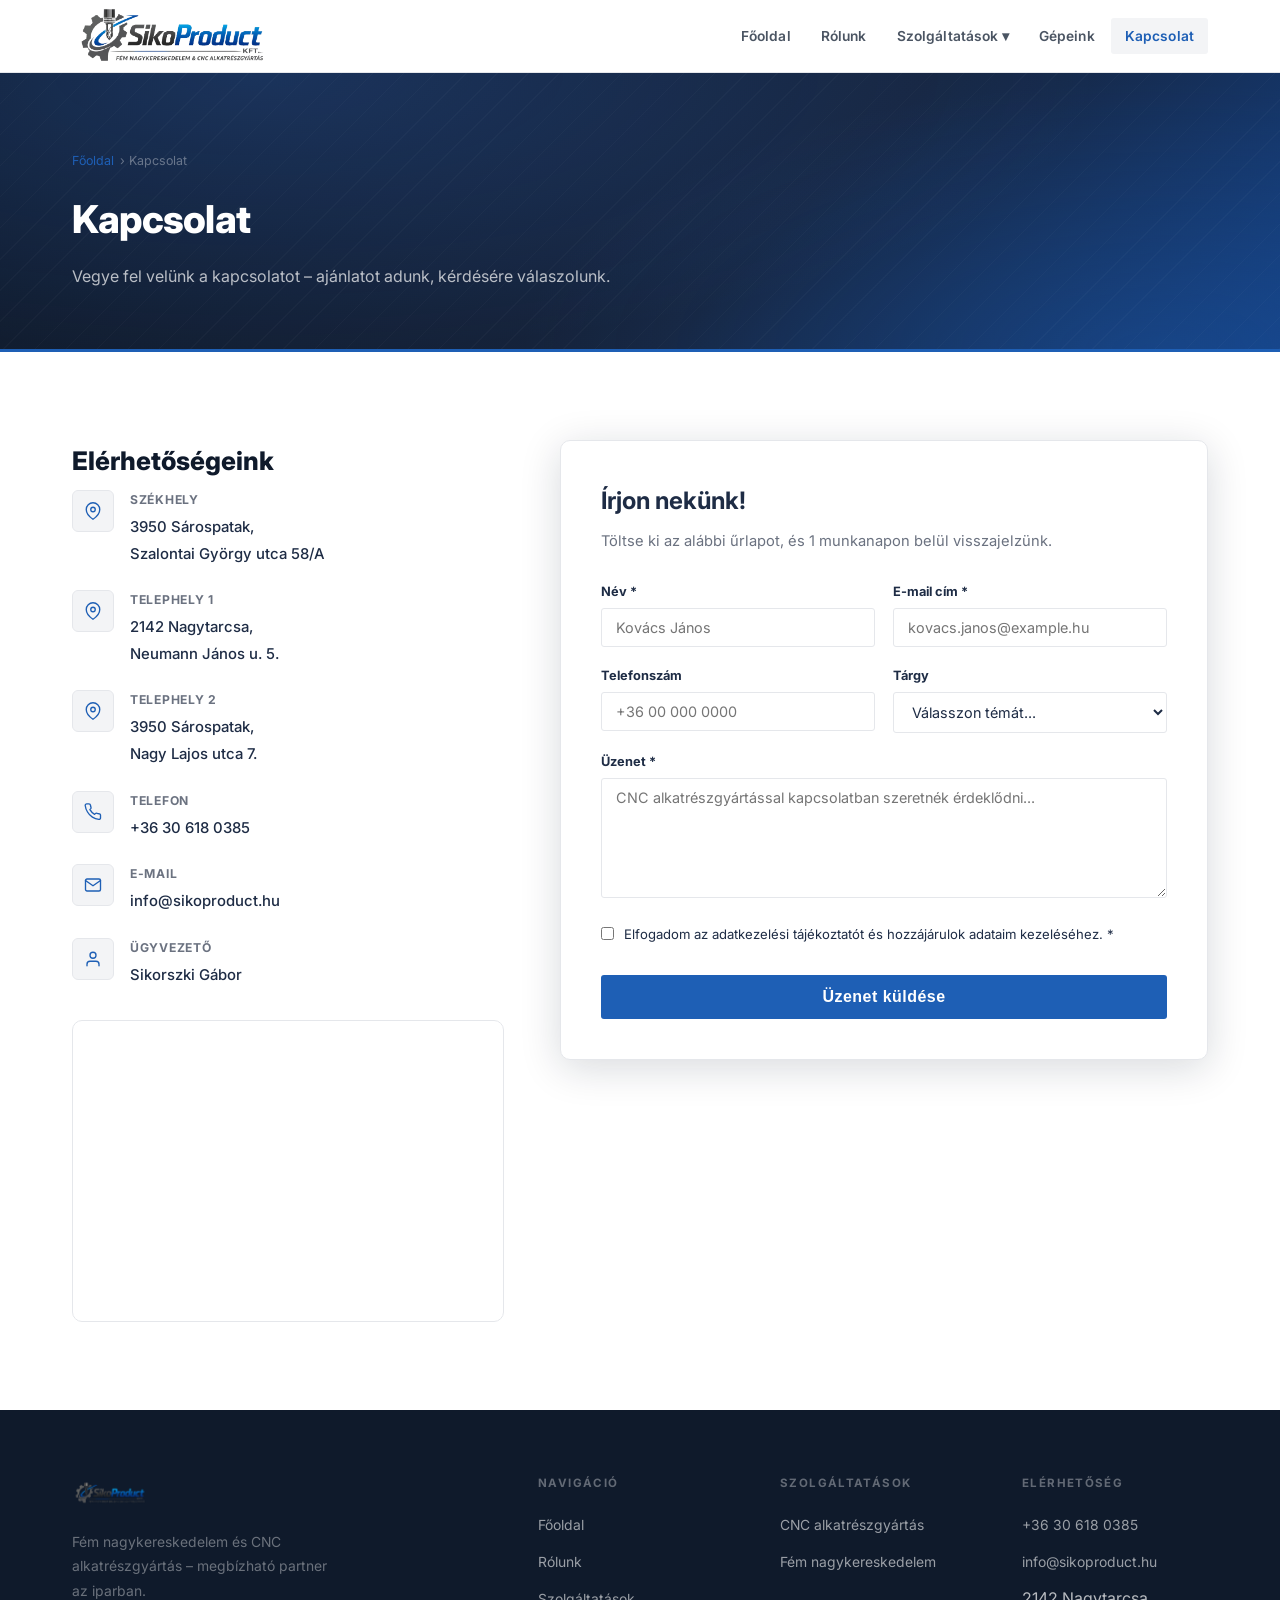
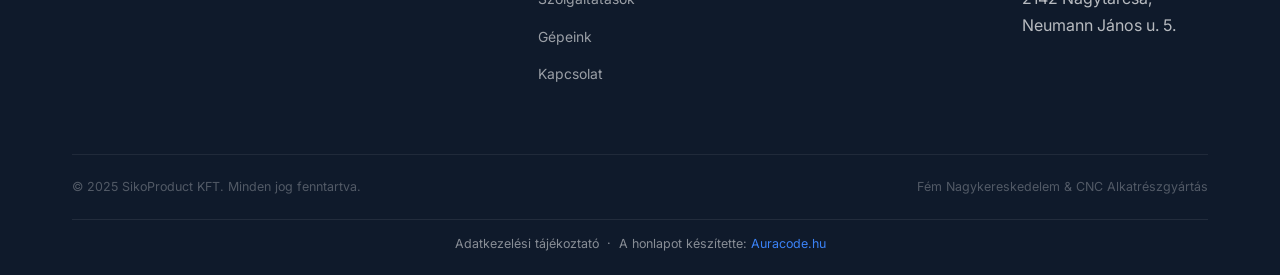
<file: kapcsolat.html>
<!DOCTYPE html>
<html lang="hu">

<head>
  <meta charset="UTF-8">
  <meta name="viewport" content="width=device-width, initial-scale=1.0">
  <title>Kapcsolat – SikoProduct KFT.</title>
  <link rel="stylesheet" href="css/style.css">
  <style>
    .map-embed {
      margin-top: 32px;
      border-radius: var(--radius-lg);
      overflow: hidden;
      border: 1px solid var(--grey-200);
    }

    .map-embed iframe {
      display: block;
      width: 100%;
      height: 300px;
      border: none;
    }
  </style>
</head>

<body>

  <!-- HEADER -->
  <header>
    <div class="container">
      <nav class="navbar">
        <a href="index.html" class="navbar-logo">
          <img src="images/Sikoproduct_logo_1-removebg-preview.png" alt="SikoProduct KFT. logó">
        </a>
        <ul class="nav-links" id="navLinks">
          <li><a href="index.html">Főoldal</a></li>
          <li><a href="rolunk.html">Rólunk</a></li>
          <li>
            <a href="szolgaltatasok.html">Szolgáltatások ▾</a>
            <ul class="dropdown-menu">
              <li><a href="szolgaltatas-1.html">CNC alkatrészgyártás</a></li>
              <li><a href="szolgaltatas-3.html">Fém nagykereskedelem</a></li>
            </ul>
          </li>
          <li><a href="gepeink.html">Gépeink</a></li>
          <li class="active"><a href="kapcsolat.html">Kapcsolat</a></li>
        </ul>
        <div class="hamburger" id="hamburger" onclick="toggleMenu()">
          <span></span><span></span><span></span>
        </div>
      </nav>
    </div>
  </header>

  <!-- PAGE HERO -->
  <section class="page-hero">
    <div class="container">
      <div class="breadcrumb anim anim-fade"><a href="index.html">Főoldal</a> › Kapcsolat</div>
      <h1 class="anim anim-fade" style="--d:0.08s">Kapcsolat</h1>
      <p class="anim anim-fade" style="--d:0.16s">Vegye fel velünk a kapcsolatot – ajánlatot adunk, kérdésére
        válaszolunk.</p>
    </div>
  </section>

  <!-- CONTACT SECTION -->
  <section class="section">
    <div class="container">
      <div class="contact-grid" data-stagger="0.08">

        <!-- INFO -->
        <div>
          <div class="contact-info">
            <h2>Elérhetőségeink</h2>

            <div class="contact-item anim anim-fade-right">
              <div class="contact-item-icon">
                <svg viewBox="0 0 24 24" fill="none" stroke="currentColor" stroke-width="1.8" stroke-linecap="round"
                  stroke-linejoin="round">
                  <path d="M21 10c0 7-9 13-9 13S3 17 3 10a9 9 0 0 1 18 0z" />
                  <circle cx="12" cy="10" r="3" />
                </svg>
              </div>
              <div class="contact-item-text">
                <strong>Székhely</strong>
                <span>3950 Sárospatak,<br>Szalontai György utca 58/A</span>
              </div>
            </div>

            <div class="contact-item anim anim-fade-right">
              <div class="contact-item-icon">
                <svg viewBox="0 0 24 24" fill="none" stroke="currentColor" stroke-width="1.8" stroke-linecap="round"
                  stroke-linejoin="round">
                  <path d="M21 10c0 7-9 13-9 13S3 17 3 10a9 9 0 0 1 18 0z" />
                  <circle cx="12" cy="10" r="3" />
                </svg>
              </div>
              <div class="contact-item-text">
                <strong>Telephely 1</strong>
                <span>2142 Nagytarcsa,<br>Neumann János u. 5.</span>
              </div>
            </div>

            <div class="contact-item anim anim-fade-right">
              <div class="contact-item-icon">
                <svg viewBox="0 0 24 24" fill="none" stroke="currentColor" stroke-width="1.8" stroke-linecap="round"
                  stroke-linejoin="round">
                  <path d="M21 10c0 7-9 13-9 13S3 17 3 10a9 9 0 0 1 18 0z" />
                  <circle cx="12" cy="10" r="3" />
                </svg>
              </div>
              <div class="contact-item-text">
                <strong>Telephely 2</strong>
                <span>3950 Sárospatak,<br>Nagy Lajos utca 7.</span>
              </div>
            </div>

            <div class="contact-item anim anim-fade-right">
              <div class="contact-item-icon">
                <svg viewBox="0 0 24 24" fill="none" stroke="currentColor" stroke-width="1.8" stroke-linecap="round"
                  stroke-linejoin="round">
                  <path
                    d="M22 16.92v3a2 2 0 0 1-2.18 2 19.79 19.79 0 0 1-8.63-3.07A19.5 19.5 0 0 1 4.69 12 19.79 19.79 0 0 1 1.61 3.4 2 2 0 0 1 3.6 1.22h3a2 2 0 0 1 2 1.72 12.84 12.84 0 0 0 .7 2.81 2 2 0 0 1-.45 2.11L7.91 8.8a16 16 0 0 0 6.29 6.29l.95-.95a2 2 0 0 1 2.11-.45 12.84 12.84 0 0 0 2.81.7A2 2 0 0 1 22 16.92z" />
                </svg>
              </div>
              <div class="contact-item-text">
                <strong>Telefon</strong>
                <span><a href="tel:+36306180385" style="color:var(--grey-800);">+36 30 618 0385</a></span>
              </div>
            </div>

            <div class="contact-item anim anim-fade-right">
              <div class="contact-item-icon">
                <svg viewBox="0 0 24 24" fill="none" stroke="currentColor" stroke-width="1.8" stroke-linecap="round"
                  stroke-linejoin="round">
                  <path d="M4 4h16c1.1 0 2 .9 2 2v12c0 1.1-.9 2-2 2H4c-1.1 0-2-.9-2-2V6c0-1.1.9-2 2-2z" />
                  <polyline points="22,6 12,13 2,6" />
                </svg>
              </div>
              <div class="contact-item-text">
                <strong>E-mail</strong>
                <span><a href="mailto:info@sikoproduct.hu"
                    style="color:var(--grey-800);">info@sikoproduct.hu</a></span>
              </div>
            </div>

            <div class="contact-item anim anim-fade-right">
              <div class="contact-item-icon">
                <svg viewBox="0 0 24 24" fill="none" stroke="currentColor" stroke-width="1.8" stroke-linecap="round"
                  stroke-linejoin="round">
                  <path d="M20 21v-2a4 4 0 0 0-4-4H8a4 4 0 0 0-4 4v2" />
                  <circle cx="12" cy="7" r="4" />
                </svg>
              </div>
              <div class="contact-item-text">
                <strong>Ügyvezető</strong>
                <span>Sikorszki Gábor</span>
              </div>
            </div>

          </div>

          <!-- MAP -->
          <div class="map-embed">
            <iframe
              src="https://www.google.com/maps/embed?pb=!1m18!1m12!1m3!1d2692.!2d19.2!3d47.55!2m3!1f0!2f0!3f0!3m2!1i1024!2i768!4f13.1!3m3!1m2!1s0x0%3A0x0!2sNeumann+J%C3%A1nos+utca+5%2C+Nagytarcsa+2142!5e0!3m2!1shu!2shu!4v1"
              allowfullscreen="" loading="lazy" referrerpolicy="no-referrer-when-downgrade"
              title="SikoProduct KFT. – Nagytarcsa, Neumann János utca 5.">
            </iframe>
          </div>
        </div>

        <!-- FORM -->
        <div class="contact-form anim anim-fade-left">
          <h2 style="font-size:1.5rem; font-weight:700; color:var(--dark); margin-bottom:8px;">Írjon nekünk!</h2>
          <p style="color:var(--grey-500); font-size:0.92rem; margin-bottom:28px;">Töltse ki az alábbi űrlapot, és 1
            munkanapon belül visszajelzünk.</p>

          <form id="contactForm" action="https://formspree.io/f/xnjwlzqk" method="POST" onsubmit="handleSubmit(event)">
            <div class="form-row">
              <div class="form-group">
                <label for="nev">Név *</label>
                <input type="text" id="nev" name="nev" placeholder="Kovács János" required>
              </div>
              <div class="form-group">
                <label for="email">E-mail cím *</label>
                <input type="email" id="email" name="email" placeholder="kovacs.janos@example.hu" required>
              </div>
            </div>

            <div class="form-row">
              <div class="form-group">
                <label for="telefon">Telefonszám</label>
                <input type="tel" id="telefon" name="telefon" placeholder="+36 00 000 0000">
              </div>
              <div class="form-group">
                <label for="tema">Tárgy</label>
                <select id="tema" name="tema">
                  <option value="">Válasszon témát...</option>
                  <option value="cnc">CNC alkatrészgyártás</option>
                  <option value="kereskedelem">Fém nagykereskedelem</option>
                  <option value="gepek">Gépeink</option>
                  <option value="egyeb">Egyéb</option>
                </select>
              </div>
            </div>

            <div class="form-group">
              <label for="uzenet">Üzenet *</label>
              <textarea id="uzenet" name="uzenet"
                placeholder="CNC alkatrészgyártással kapcsolatban szeretnék érdeklődni..." required></textarea>
            </div>

            <div class="form-group" style="display:flex; align-items:flex-start; gap:10px; margin-bottom:24px;">
              <input type="checkbox" id="adatkezeles" name="adatkezeles" required
                style="width:auto; margin-top:3px; flex-shrink:0;">
              <label for="adatkezeles"
                style="font-size:0.82rem; font-weight:400; color:var(--text-muted); cursor:pointer;">
                Elfogadom az <a href="#" style="color:var(--blue);">adatkezelési tájékoztatót</a> és hozzájárulok
                adataim kezeléséhez. *
              </label>
            </div>

            <button type="submit" class="btn btn-primary" style="width:100%; font-size:1rem;">
              Üzenet küldése
            </button>
          </form>

          <div id="successMsg"
            style="display:none; margin-top:20px; padding:16px 20px; background:#e8f5e9; border:1px solid #a5d6a7; border-radius:var(--radius); color:#2e7d32; font-size:0.93rem;">
            ✓ Köszönjük üzenetét! Hamarosan felvesszük Önnel a kapcsolatot.
          </div>
          <div id="errorMsg"
            style="display:none; margin-top:20px; padding:16px 20px; background:#ffebee; border:1px solid #ef9a9a; border-radius:var(--radius); color:#c62828; font-size:0.93rem;">
            ✗ Hiba történt a küldés során. Kérjük próbálja újra később, vagy írjon közvetlenül a <a href="mailto:info@sikoproduct.hu" style="color:#c62828; text-decoration:underline;">info@sikoproduct.hu</a> címre.
          </div>
        </div>

      </div>
    </div>
  </section>

  <!-- FOOTER -->
  <footer>
    <div class="container">
      <div class="footer-grid">
        <div class="footer-brand">
          <img src="images/Sikoproduct_logo_1-removebg-preview.png" alt="SikoProduct KFT.">
          <p>Fém nagykereskedelem és CNC alkatrészgyártás – megbízható partner az iparban.</p>
        </div>
        <div class="footer-col">
          <h4>Navigáció</h4>
          <ul>
            <li><a href="index.html">Főoldal</a></li>
            <li><a href="rolunk.html">Rólunk</a></li>
            <li><a href="szolgaltatasok.html">Szolgáltatások</a></li>
            <li><a href="gepeink.html">Gépeink</a></li>
            <li><a href="kapcsolat.html">Kapcsolat</a></li>
          </ul>
        </div>
        <div class="footer-col">
          <h4>Szolgáltatások</h4>
          <ul>
            <li><a href="szolgaltatas-1.html">CNC alkatrészgyártás</a></li>
            <li><a href="szolgaltatas-3.html">Fém nagykereskedelem</a></li>
          </ul>
        </div>
        <div class="footer-col">
          <h4>Elérhetőség</h4>
          <ul>
            <li><a href="tel:+36306180385">+36 30 618 0385</a></li>
            <li><a href="mailto:info@sikoproduct.hu">info@sikoproduct.hu</a></li>
            <li>2142 Nagytarcsa,<br>Neumann János u. 5.</li>
          </ul>
        </div>
      </div>
      <div class="footer-bottom">
        <span>© 2025 SikoProduct KFT. Minden jog fenntartva.</span>
        <span>Fém Nagykereskedelem & CNC Alkatrészgyártás</span>
      </div>
      <div class="footer-credit" style="padding:14px 0 20px; border-top:1px solid rgba(255,255,255,0.08); text-align:center; font-size:0.78rem; color:rgba(255,255,255,0.5);"><a href="adatkezeles.html" style="color:rgba(255,255,255,0.5); text-decoration:none;">Adatkezelési tájékoztató</a> &nbsp;·&nbsp; A honlapot készítette: <a href="https://auracode.hu" target="_blank" rel="noopener" style="color:#3b82f6; text-decoration:none;">Auracode.hu</a></div>
    </div>
  </footer>

  <script src="js/main.js"></script>
  <script>
    async function handleSubmit(e) {
      e.preventDefault();
      const form = e.target;
      const submitBtn = form.querySelector('button[type="submit"]');
      const successMsg = document.getElementById('successMsg');
      const errorMsg = document.getElementById('errorMsg');

      const originalText = submitBtn.innerHTML;
      submitBtn.disabled = true;
      submitBtn.innerHTML = 'Küldés...';
      if (errorMsg) errorMsg.style.display = 'none';

      try {
        const response = await fetch(form.action, {
          method: 'POST',
          body: new FormData(form),
          headers: { 'Accept': 'application/json' }
        });

        if (response.ok) {
          successMsg.style.display = 'block';
          form.reset();
          submitBtn.innerHTML = '✓ Elküldve';
          form.style.opacity = '0.7';
          form.style.pointerEvents = 'none';
        } else {
          throw new Error('Hiba a küldés során');
        }
      } catch (err) {
        if (errorMsg) {
          errorMsg.style.display = 'block';
        } else {
          alert('Hiba történt a küldés során. Kérjük próbálja újra később, vagy írjon közvetlenül a info@sikoproduct.hu címre.');
        }
        submitBtn.disabled = false;
        submitBtn.innerHTML = originalText;
      }
    }
  </script>
</body>

</html>
</file>
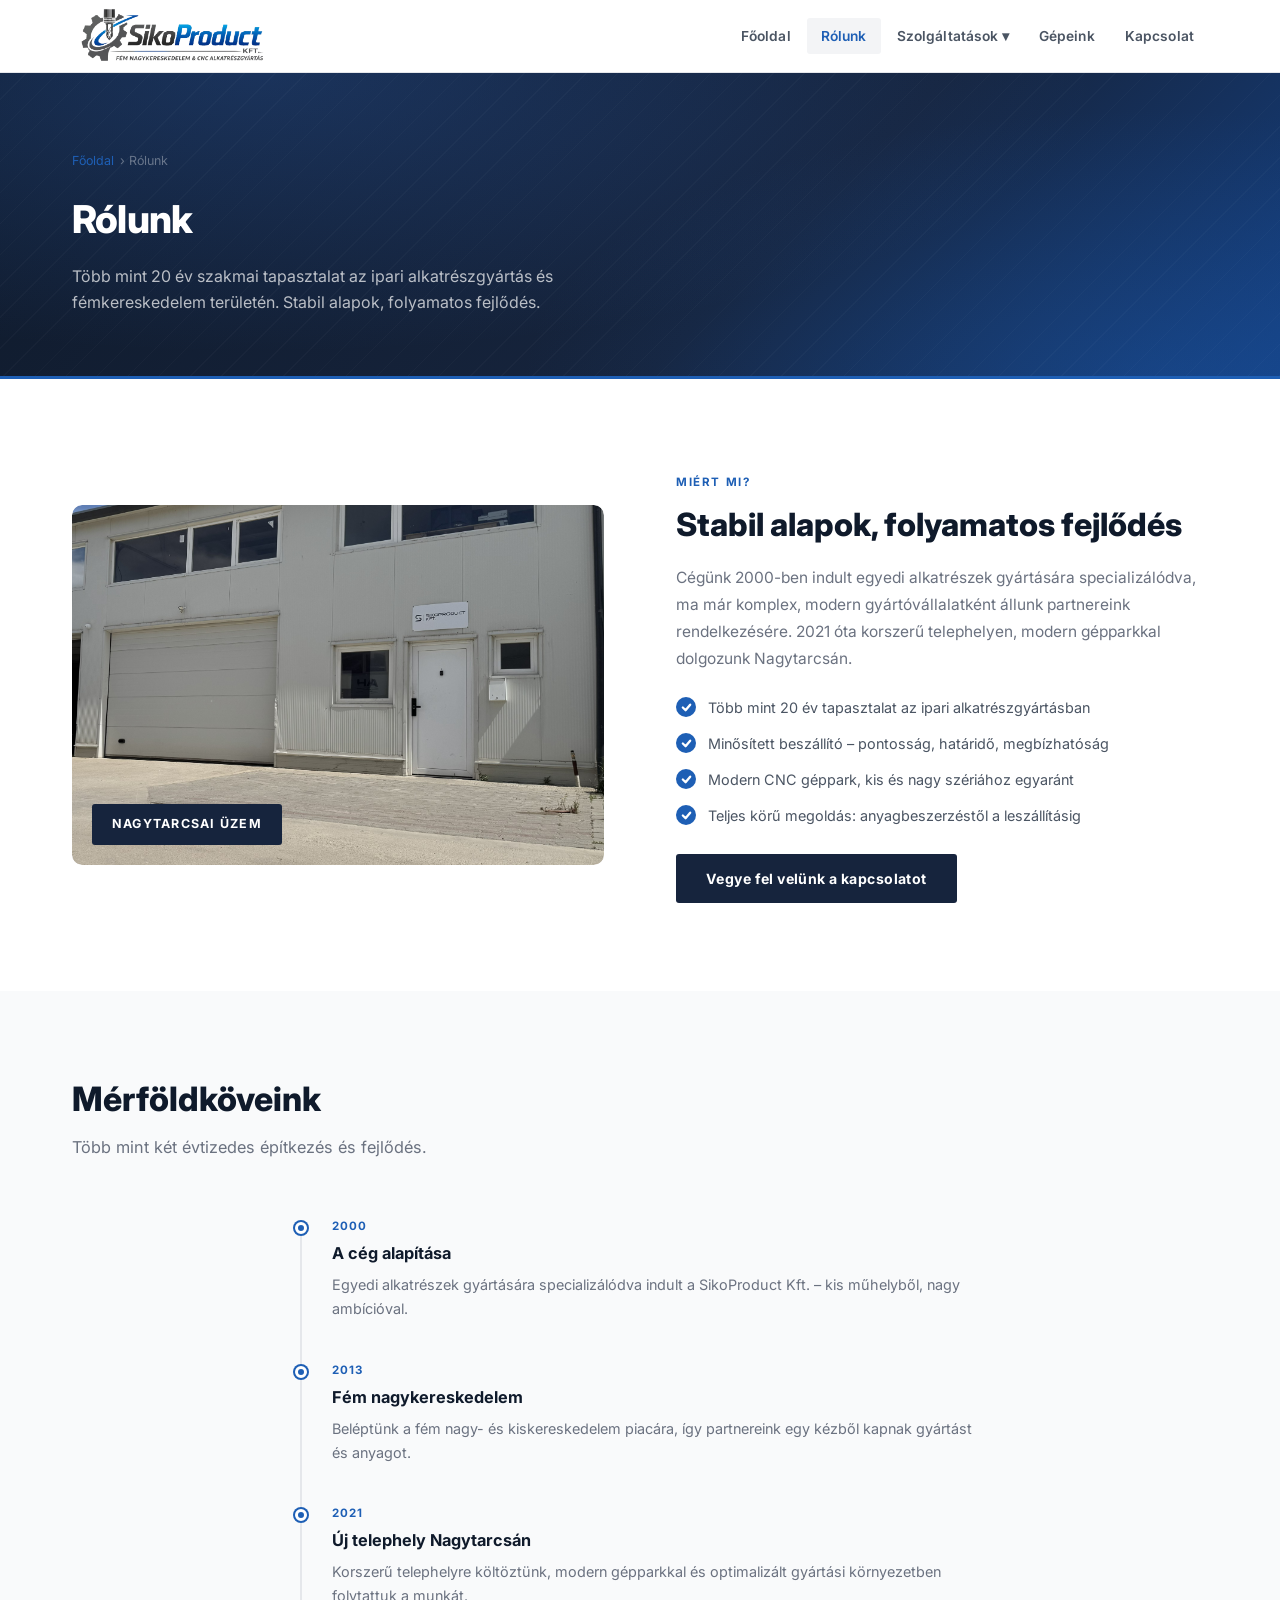
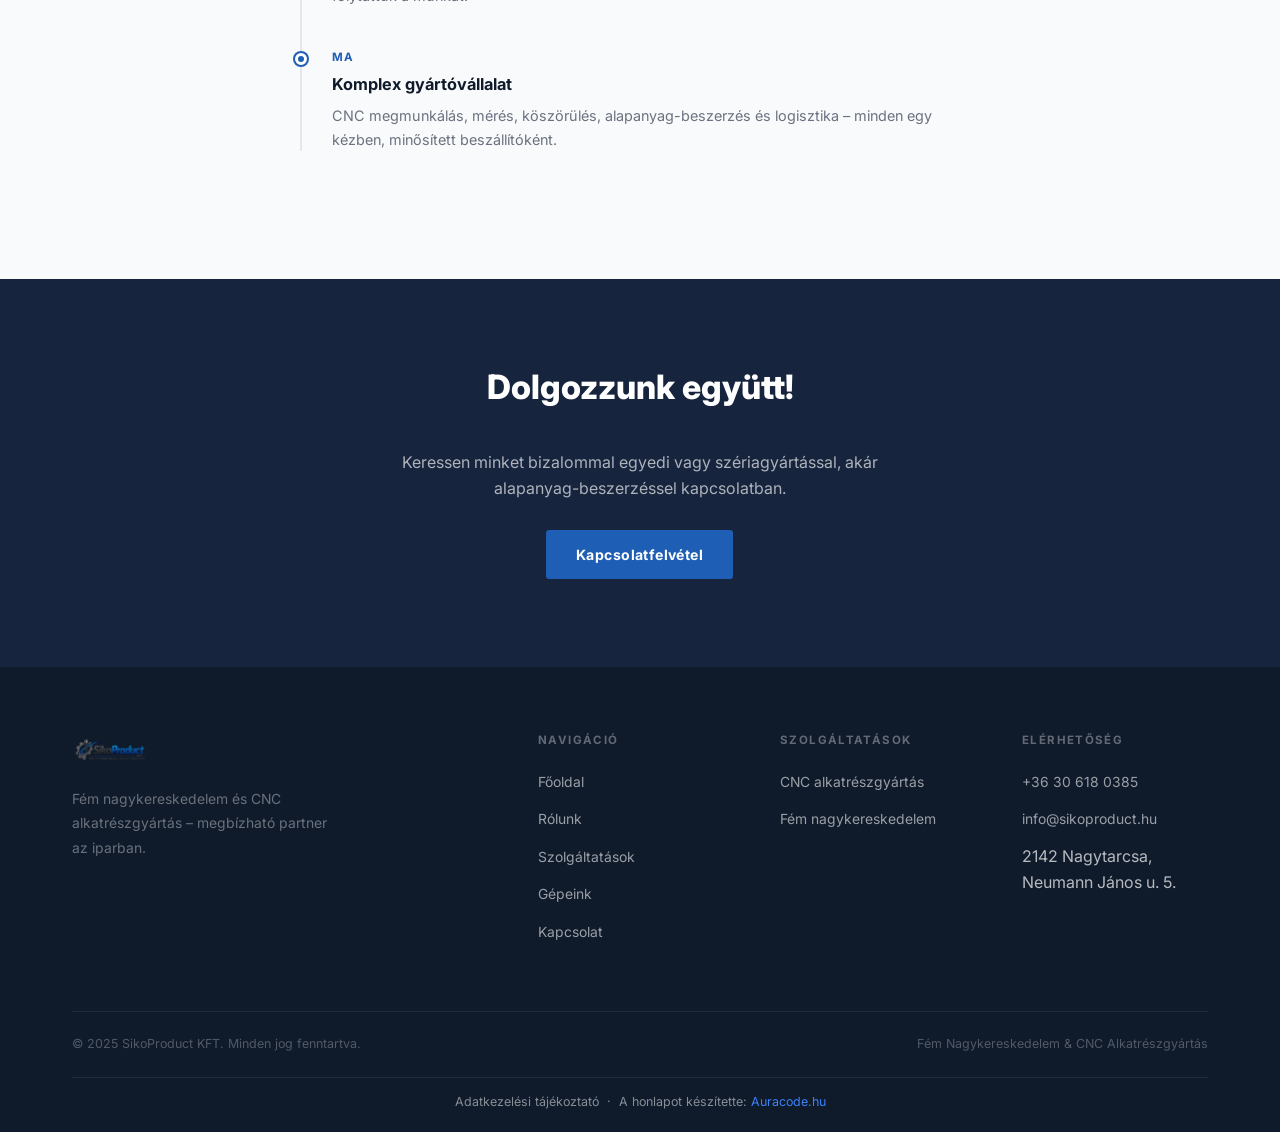
<file: rolunk.html>
<!DOCTYPE html>
<html lang="hu">
<head>
  <meta charset="UTF-8">
  <meta name="viewport" content="width=device-width, initial-scale=1.0">
  <title>Rólunk – SikoProduct KFT.</title>
  <link rel="stylesheet" href="css/style.css">
</head>
<body>

  <!-- HEADER -->
  <header>
    <div class="container">
      <nav class="navbar">
        <a href="index.html" class="navbar-logo">
          <img src="images/Sikoproduct_logo_1-removebg-preview.png" alt="SikoProduct KFT. logó">
        </a>
        <ul class="nav-links" id="navLinks">
          <li><a href="index.html">Főoldal</a></li>
          <li class="active"><a href="rolunk.html">Rólunk</a></li>
          <li>
            <a href="szolgaltatasok.html">Szolgáltatások ▾</a>
            <ul class="dropdown-menu">
              <li><a href="szolgaltatas-1.html">CNC alkatrészgyártás</a></li>
              <li><a href="szolgaltatas-3.html">Fém nagykereskedelem</a></li>
            </ul>
          </li>
          <li><a href="gepeink.html">Gépeink</a></li>
          <li><a href="kapcsolat.html">Kapcsolat</a></li>
        </ul>
        <div class="hamburger" id="hamburger" onclick="toggleMenu()">
          <span></span><span></span><span></span>
        </div>
      </nav>
    </div>
  </header>

  <!-- PAGE HERO -->
  <section class="page-hero">
    <div class="container">
      <div class="breadcrumb anim anim-fade"><a href="index.html">Főoldal</a> › Rólunk</div>
      <h1 class="anim anim-fade" style="--d:0.08s">Rólunk</h1>
      <p class="anim anim-fade" style="--d:0.16s">Több mint 20 év szakmai tapasztalat az ipari alkatrészgyártás és fémkereskedelem területén. Stabil alapok, folyamatos fejlődés.</p>
    </div>
  </section>

  <!-- ABOUT STRIP -->
  <section class="section">
    <div class="container">
      <div class="about-strip">
        <div class="about-img anim anim-fade-left">
          <img src="images/nagytarcsa-uzem.jpeg" alt="Nagytarcsai üzem" style="position:absolute;inset:0;width:100%;height:100%;object-fit:cover;border-radius:var(--radius-lg);">
          <span class="about-img-label">Nagytarcsai üzem</span>
        </div>
        <div class="text-block">
          <span class="section-label anim anim-fade-right">Miért mi?</span>
          <h2 class="anim anim-fade-right" style="--d:0.08s">Stabil alapok, folyamatos fejlődés</h2>
          <p class="anim anim-fade-right" style="--d:0.16s">Cégünk 2000-ben indult egyedi alkatrészek gyártására specializálódva, ma már komplex, modern gyártóvállalatként állunk partnereink rendelkezésére. 2021 óta korszerű telephelyen, modern gépparkkal dolgozunk Nagytarcsán.</p>
          <ul class="check-list" data-stagger="0.08">
            <li class="anim anim-fade-right">
              <span class="check-icon">
                <svg viewBox="0 0 12 12"><polyline points="2,6 5,9 10,3"/></svg>
              </span>
              Több mint 20 év tapasztalat az ipari alkatrészgyártásban
            </li>
            <li class="anim anim-fade-right">
              <span class="check-icon">
                <svg viewBox="0 0 12 12"><polyline points="2,6 5,9 10,3"/></svg>
              </span>
              Minősített beszállító – pontosság, határidő, megbízhatóság
            </li>
            <li class="anim anim-fade-right">
              <span class="check-icon">
                <svg viewBox="0 0 12 12"><polyline points="2,6 5,9 10,3"/></svg>
              </span>
              Modern CNC géppark, kis és nagy szériához egyaránt
            </li>
            <li class="anim anim-fade-right">
              <span class="check-icon">
                <svg viewBox="0 0 12 12"><polyline points="2,6 5,9 10,3"/></svg>
              </span>
              Teljes körű megoldás: anyagbeszerzéstől a leszállításig
            </li>
          </ul>
          <br>
          <a href="kapcsolat.html" class="btn btn-dark anim anim-fade" style="--d:0.1s">Vegye fel velünk a kapcsolatot</a>
        </div>
      </div>
    </div>
  </section>

  <!-- TIMELINE -->
  <section class="section section-alt">
    <div class="container">
      <h2 class="section-title">Mérföldköveink</h2>
      <div class="divider"></div>
      <p class="section-subtitle">Több mint két évtizedes építkezés és fejlődés.</p>

      <div class="timeline" data-stagger="0.1">
        <div class="timeline-item anim anim-fade-left">
          <div class="year">2000</div>
          <h3>A cég alapítása</h3>
          <p>Egyedi alkatrészek gyártására specializálódva indult a SikoProduct Kft. – kis műhelyből, nagy ambícióval.</p>
        </div>
        <div class="timeline-item anim anim-fade-left">
          <div class="year">2013</div>
          <h3>Fém nagykereskedelem</h3>
          <p>Beléptünk a fém nagy- és kiskereskedelem piacára, így partnereink egy kézből kapnak gyártást és anyagot.</p>
        </div>
        <div class="timeline-item anim anim-fade-left">
          <div class="year">2021</div>
          <h3>Új telephely Nagytarcsán</h3>
          <p>Korszerű telephelyre költöztünk, modern gépparkkal és optimalizált gyártási környezetben folytattuk a munkát.</p>
        </div>
        <div class="timeline-item anim anim-fade-left">
          <div class="year">Ma</div>
          <h3>Komplex gyártóvállalat</h3>
          <p>CNC megmunkálás, mérés, köszörülés, alapanyag-beszerzés és logisztika – minden egy kézben, minősített beszállítóként.</p>
        </div>
      </div>
    </div>
  </section>

  <!-- CTA -->
  <section class="section section-dark" style="text-align:center;">
    <div class="container" style="max-width:600px;">
      <h2 class="section-title">Dolgozzunk együtt!</h2>
      <div class="divider"></div>
      <br>
      <p style="color:rgba(255,255,255,0.65); margin-bottom:28px;">Keressen minket bizalommal egyedi vagy szériagyártással, akár alapanyag-beszerzéssel kapcsolatban.</p>
      <a href="kapcsolat.html" class="btn btn-primary">Kapcsolatfelvétel</a>
    </div>
  </section>

  <!-- FOOTER -->
  <footer>
    <div class="container">
      <div class="footer-grid">
        <div class="footer-brand">
          <img src="images/Sikoproduct_logo_1-removebg-preview.png" alt="SikoProduct KFT.">
          <p>Fém nagykereskedelem és CNC alkatrészgyártás – megbízható partner az iparban.</p>
        </div>
        <div class="footer-col">
          <h4>Navigáció</h4>
          <ul>
            <li><a href="index.html">Főoldal</a></li>
            <li><a href="rolunk.html">Rólunk</a></li>
            <li><a href="szolgaltatasok.html">Szolgáltatások</a></li>
            <li><a href="gepeink.html">Gépeink</a></li>
            <li><a href="kapcsolat.html">Kapcsolat</a></li>
          </ul>
        </div>
        <div class="footer-col">
          <h4>Szolgáltatások</h4>
          <ul>
            <li><a href="szolgaltatas-1.html">CNC alkatrészgyártás</a></li>
            <li><a href="szolgaltatas-3.html">Fém nagykereskedelem</a></li>
          </ul>
        </div>
        <div class="footer-col">
          <h4>Elérhetőség</h4>
          <ul>
            <li><a href="tel:+36306180385">+36 30 618 0385</a></li>
            <li><a href="mailto:info@sikoproduct.hu">info@sikoproduct.hu</a></li>
            <li>2142 Nagytarcsa,<br>Neumann János u. 5.</li>
          </ul>
        </div>
      </div>
      <div class="footer-bottom">
        <span>© 2025 SikoProduct KFT. Minden jog fenntartva.</span>
        <span>Fém Nagykereskedelem & CNC Alkatrészgyártás</span>
      </div>
      <div class="footer-credit" style="padding:14px 0 20px; border-top:1px solid rgba(255,255,255,0.08); text-align:center; font-size:0.78rem; color:rgba(255,255,255,0.5);"><a href="adatkezeles.html" style="color:rgba(255,255,255,0.5); text-decoration:none;">Adatkezelési tájékoztató</a> &nbsp;·&nbsp; A honlapot készítette: <a href="https://auracode.hu" target="_blank" rel="noopener" style="color:#3b82f6; text-decoration:none;">Auracode.hu</a></div>
    </div>
  </footer>

  <script src="js/main.js"></script>
</body>
</html>
</file>
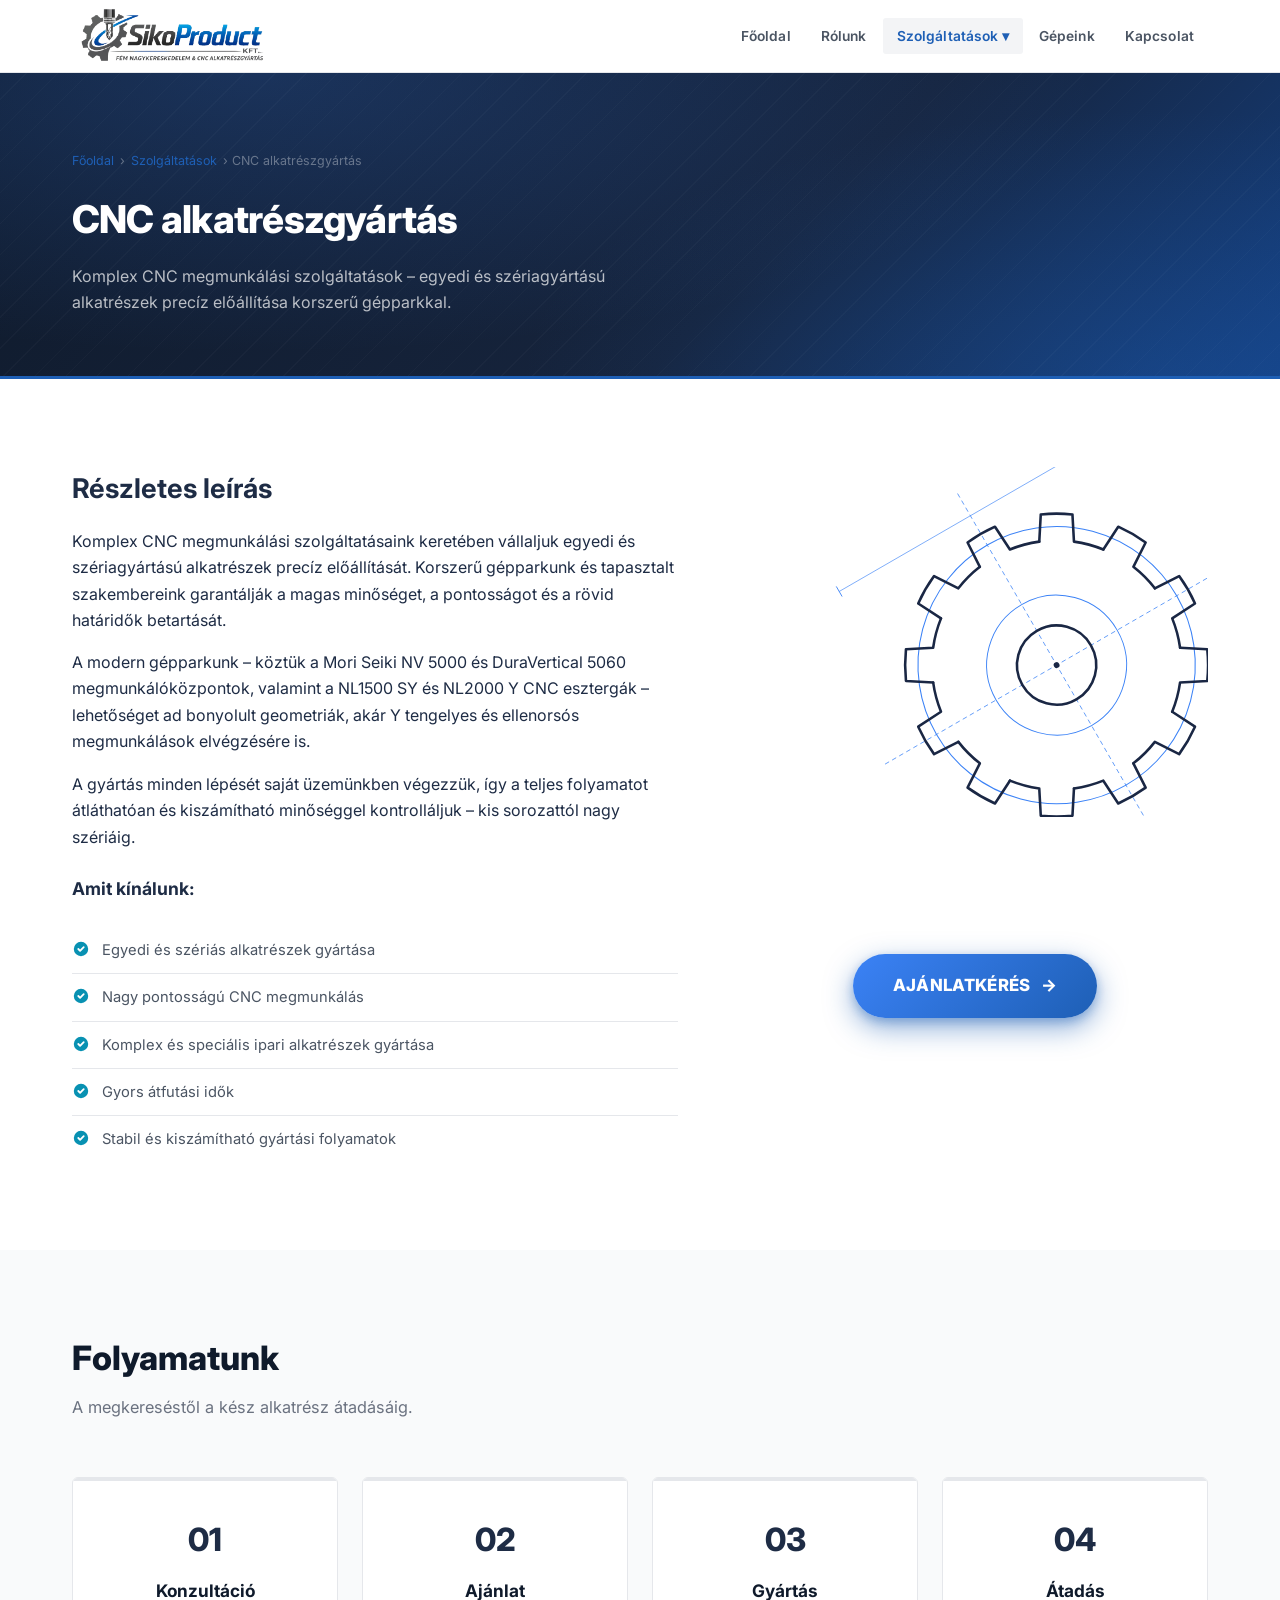
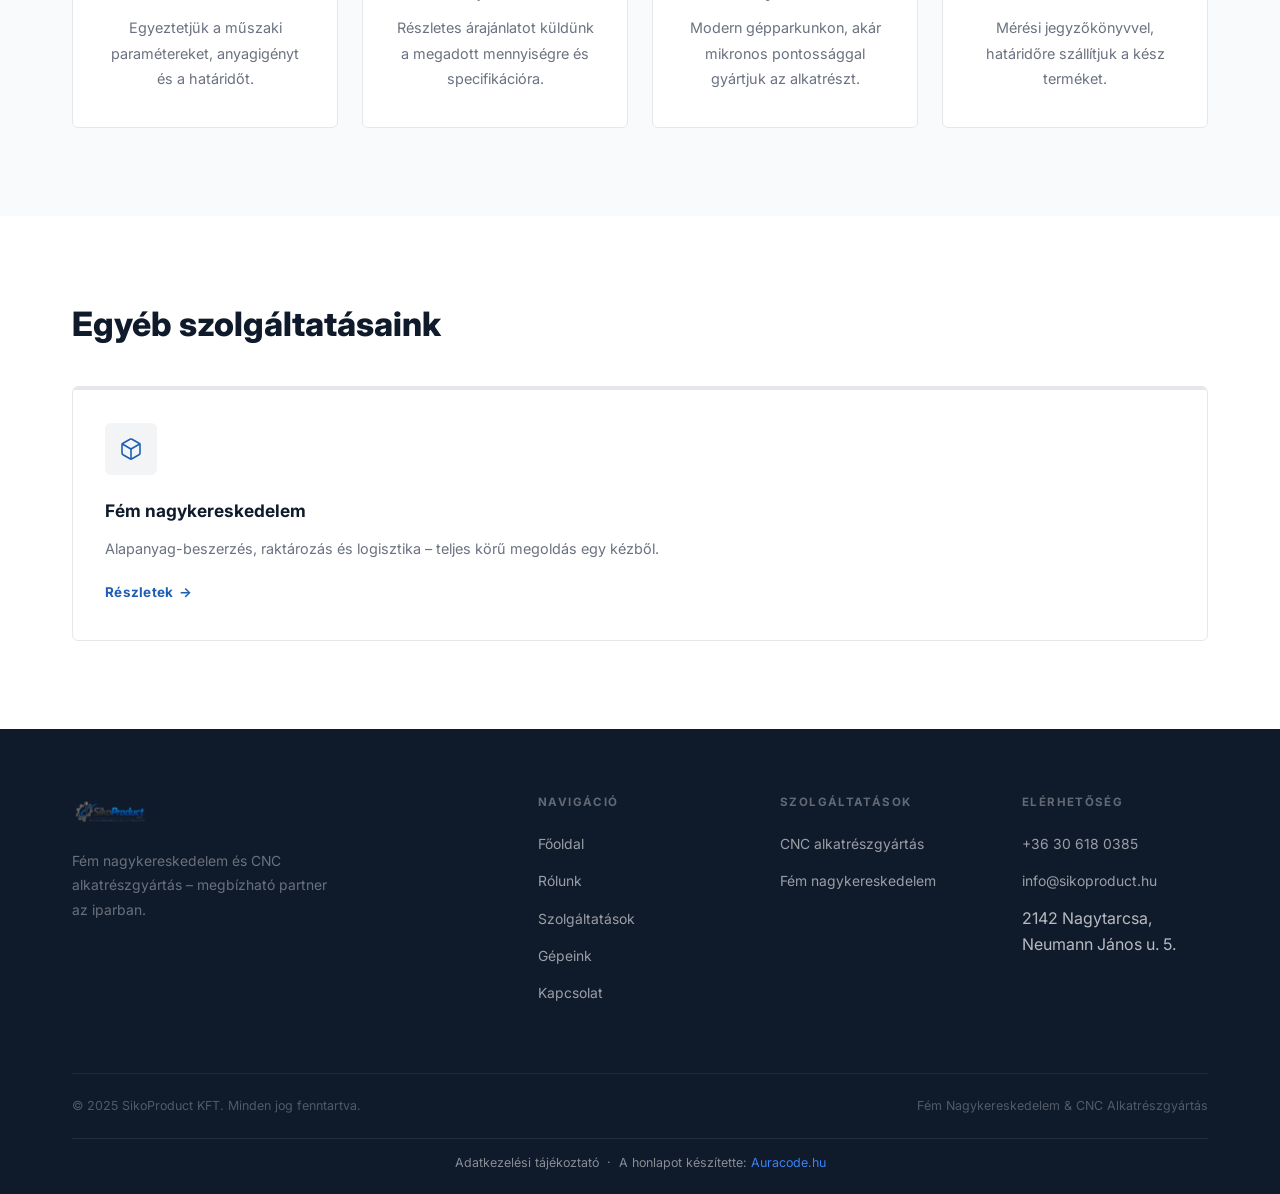
<file: szolgaltatas-1.html>
<!DOCTYPE html>
<html lang="hu">

<head>
  <meta charset="UTF-8">
  <meta name="viewport" content="width=device-width, initial-scale=1.0">
  <title>CNC alkatrészgyártás – SikoProduct KFT.</title>
  <link rel="stylesheet" href="css/style.css">
</head>

<body>

  <!-- HEADER -->
  <header>
    <div class="container">
      <nav class="navbar">
        <a href="index.html" class="navbar-logo">
          <img src="images/Sikoproduct_logo_1-removebg-preview.png" alt="SikoProduct KFT. logó">
        </a>
        <ul class="nav-links" id="navLinks">
          <li><a href="index.html">Főoldal</a></li>
          <li><a href="rolunk.html">Rólunk</a></li>
          <li class="active">
            <a href="szolgaltatasok.html">Szolgáltatások ▾</a>
            <ul class="dropdown-menu">
              <li><a href="szolgaltatas-1.html">CNC alkatrészgyártás</a></li>
              <li><a href="szolgaltatas-3.html">Fém nagykereskedelem</a></li>
            </ul>
          </li>
          <li><a href="gepeink.html">Gépeink</a></li>
          <li><a href="kapcsolat.html">Kapcsolat</a></li>
        </ul>
        <div class="hamburger" id="hamburger" onclick="toggleMenu()">
          <span></span><span></span><span></span>
        </div>
      </nav>
    </div>
  </header>

  <!-- PAGE HERO -->
  <section class="page-hero">
    <div class="container">
      <div class="breadcrumb anim anim-fade">
        <a href="index.html">Főoldal</a> › <a href="szolgaltatasok.html">Szolgáltatások</a> › CNC alkatrészgyártás
      </div>
      <h1 class="anim anim-fade" style="--d:0.08s">CNC alkatrészgyártás</h1>
      <p class="anim anim-fade" style="--d:0.16s">Komplex CNC megmunkálási szolgáltatások – egyedi és szériagyártású
        alkatrészek precíz előállítása korszerű gépparkkal.</p>
    </div>
  </section>

  <!-- DETAIL SECTION -->
  <section class="section service-detail-section">
    <div class="container">
      <div class="service-detail-grid">
        <div>
          <h2 style="font-size:1.7rem; font-weight:700; color:var(--dark); margin-bottom:16px;">Részletes leírás</h2>
          <p style="color:var(--text-muted); margin-bottom:16px;">Komplex CNC megmunkálási szolgáltatásaink keretében
            vállaljuk egyedi és szériagyártású alkatrészek precíz előállítását. Korszerű gépparkunk és tapasztalt
            szakembereink garantálják a magas minőséget, a pontosságot és a rövid határidők betartását.</p>
          <p style="color:var(--text-muted); margin-bottom:16px;">A modern gépparkunk – köztük a Mori Seiki NV 5000 és
            DuraVertical 5060 megmunkálóközpontok, valamint a NL1500 SY és NL2000 Y CNC esztergák – lehetőséget ad
            bonyolult geometriák, akár Y tengelyes és ellenorsós megmunkálások elvégzésére is.</p>
          <p style="color:var(--text-muted); margin-bottom:24px;">A gyártás minden lépését saját üzemünkben végezzük,
            így a teljes folyamatot átláthatóan és kiszámítható minőséggel kontrolláljuk – kis sorozattól nagy szériáig.
          </p>

          <h3 style="font-size:1.1rem; font-weight:700; color:var(--dark); margin-bottom:12px;">Amit kínálunk:</h3>
          <ul class="feature-list">
            <li>Egyedi és szériás alkatrészek gyártása</li>
            <li>Nagy pontosságú CNC megmunkálás</li>
            <li>Komplex és speciális ipari alkatrészek gyártása</li>
            <li>Gyors átfutási idők</li>
            <li>Stabil és kiszámítható gyártási folyamatok</li>
          </ul>
        </div>

        <div>
          <div class="blueprint-decor anim" aria-hidden="true">
            <svg class="bp-svg" viewBox="0 0 400 300" xmlns="http://www.w3.org/2000/svg" preserveAspectRatio="xMidYMid meet">
              <g transform="translate(270 170) rotate(-30)">
                <g class="bp-cross" stroke="#3b82f6" stroke-width="0.6" stroke-dasharray="4 3" fill="none">
                  <line x1="-170" y1="0" x2="170" y2="0"/>
                  <line x1="0" y1="-170" x2="0" y2="170"/>
                </g>
                <circle class="bp-pitch" cx="0" cy="0" r="119" fill="none" stroke="#3b82f6" stroke-width="0.9" stroke-dasharray="3 3" pathLength="100"/>
                <g stroke="#1a2744" stroke-width="2.2" fill="none" stroke-linejoin="round" stroke-linecap="round">
                  <path class="tooth" style="--i:0"  transform="rotate(0)"   d="M 105.96 -14.89 L 129.29 -13.59 A 130 130 0 0 1 129.29 13.59 L 105.96 14.89 A 107 107 0 0 1 99.21 40.08" pathLength="100"/>
                  <path class="tooth" style="--i:1"  transform="rotate(30)"  d="M 105.96 -14.89 L 129.29 -13.59 A 130 130 0 0 1 129.29 13.59 L 105.96 14.89 A 107 107 0 0 1 99.21 40.08" pathLength="100"/>
                  <path class="tooth" style="--i:2"  transform="rotate(60)"  d="M 105.96 -14.89 L 129.29 -13.59 A 130 130 0 0 1 129.29 13.59 L 105.96 14.89 A 107 107 0 0 1 99.21 40.08" pathLength="100"/>
                  <path class="tooth" style="--i:3"  transform="rotate(90)"  d="M 105.96 -14.89 L 129.29 -13.59 A 130 130 0 0 1 129.29 13.59 L 105.96 14.89 A 107 107 0 0 1 99.21 40.08" pathLength="100"/>
                  <path class="tooth" style="--i:4"  transform="rotate(120)" d="M 105.96 -14.89 L 129.29 -13.59 A 130 130 0 0 1 129.29 13.59 L 105.96 14.89 A 107 107 0 0 1 99.21 40.08" pathLength="100"/>
                  <path class="tooth" style="--i:5"  transform="rotate(150)" d="M 105.96 -14.89 L 129.29 -13.59 A 130 130 0 0 1 129.29 13.59 L 105.96 14.89 A 107 107 0 0 1 99.21 40.08" pathLength="100"/>
                  <path class="tooth" style="--i:6"  transform="rotate(180)" d="M 105.96 -14.89 L 129.29 -13.59 A 130 130 0 0 1 129.29 13.59 L 105.96 14.89 A 107 107 0 0 1 99.21 40.08" pathLength="100"/>
                  <path class="tooth" style="--i:7"  transform="rotate(210)" d="M 105.96 -14.89 L 129.29 -13.59 A 130 130 0 0 1 129.29 13.59 L 105.96 14.89 A 107 107 0 0 1 99.21 40.08" pathLength="100"/>
                  <path class="tooth" style="--i:8"  transform="rotate(240)" d="M 105.96 -14.89 L 129.29 -13.59 A 130 130 0 0 1 129.29 13.59 L 105.96 14.89 A 107 107 0 0 1 99.21 40.08" pathLength="100"/>
                  <path class="tooth" style="--i:9"  transform="rotate(270)" d="M 105.96 -14.89 L 129.29 -13.59 A 130 130 0 0 1 129.29 13.59 L 105.96 14.89 A 107 107 0 0 1 99.21 40.08" pathLength="100"/>
                  <path class="tooth" style="--i:10" transform="rotate(300)" d="M 105.96 -14.89 L 129.29 -13.59 A 130 130 0 0 1 129.29 13.59 L 105.96 14.89 A 107 107 0 0 1 99.21 40.08" pathLength="100"/>
                  <path class="tooth" style="--i:11" transform="rotate(330)" d="M 105.96 -14.89 L 129.29 -13.59 A 130 130 0 0 1 129.29 13.59 L 105.96 14.89 A 107 107 0 0 1 99.21 40.08" pathLength="100"/>
                </g>
                <circle class="bp-hub" cx="0" cy="0" r="60" fill="none" stroke="#3b82f6" stroke-width="0.8" stroke-dasharray="3 3" pathLength="100"/>
                <circle class="bp-hole" cx="0" cy="0" r="34" fill="none" stroke="#1a2744" stroke-width="2.2" pathLength="100"/>
                <circle class="bp-center" cx="0" cy="0" r="2.5" fill="#1a2744"/>
                <g class="bp-dim" stroke="#3b82f6" fill="none">
                  <line x1="-130" y1="-148" x2="130" y2="-148" stroke-width="0.5"/>
                  <line x1="-130" y1="-153" x2="-130" y2="-143" stroke-width="0.7"/>
                  <line x1="130" y1="-153" x2="130" y2="-143" stroke-width="0.7"/>
                </g>
              </g>
            </svg>
          </div>

          <div
            style="margin-top:24px; background:linear-gradient(135deg,var(--blue),var(--blue-light)); border-radius:var(--radius-lg); padding:28px; text-align:center;">
            <p style="color:white; font-size:1rem; margin-bottom:16px; font-weight:600;">Érdekli ez a szolgáltatás?</p>
            <p style="color:rgba(255,255,255,0.8); font-size:0.88rem; margin-bottom:20px;">Küldje el rajzát, és
              visszajelzünk Önnek részletes ajánlattal.</p>
            <a href="kapcsolat.html" class="btn-cta">Ajánlatkérés <span class="arrow">→</span></a>
          </div>
        </div>
      </div>
    </div>
  </section>

  <!-- PROCESS -->
  <section class="section section-alt">
    <div class="container">
      <h2 class="section-title">Folyamatunk</h2>
      <div class="divider"></div>
      <p class="section-subtitle">A megkereséstől a kész alkatrész átadásáig.</p>

      <div class="cards-grid" style="grid-template-columns: repeat(auto-fit, minmax(220px,1fr));">
        <div class="card" style="text-align:center;">
          <div style="font-size:2rem; font-weight:800; color:var(--blue); margin-bottom:10px;">01</div>
          <h3>Konzultáció</h3>
          <p>Egyeztetjük a műszaki paramétereket, anyagigényt és a határidőt.</p>
        </div>
        <div class="card" style="text-align:center;">
          <div style="font-size:2rem; font-weight:800; color:var(--blue); margin-bottom:10px;">02</div>
          <h3>Ajánlat</h3>
          <p>Részletes árajánlatot küldünk a megadott mennyiségre és specifikációra.</p>
        </div>
        <div class="card" style="text-align:center;">
          <div style="font-size:2rem; font-weight:800; color:var(--blue); margin-bottom:10px;">03</div>
          <h3>Gyártás</h3>
          <p>Modern gépparkunkon, akár mikronos pontossággal gyártjuk az alkatrészt.</p>
        </div>
        <div class="card" style="text-align:center;">
          <div style="font-size:2rem; font-weight:800; color:var(--blue); margin-bottom:10px;">04</div>
          <h3>Átadás</h3>
          <p>Mérési jegyzőkönyvvel, határidőre szállítjuk a kész terméket.</p>
        </div>
      </div>
    </div>
  </section>

  <!-- OTHER SERVICES -->
  <section class="section">
    <div class="container">
      <h2 class="section-title">Egyéb szolgáltatásaink</h2>
      <div class="divider"></div>
      <br>
      <div class="cards-grid" data-stagger="0.12">
        <div class="card anim anim-fade">
          <div class="card-icon">
            <svg viewBox="0 0 24 24" fill="none" stroke="currentColor" stroke-width="1.6" stroke-linecap="round"
              stroke-linejoin="round">
              <path
                d="M21 16V8a2 2 0 0 0-1-1.73l-7-4a2 2 0 0 0-2 0l-7 4A2 2 0 0 0 3 8v8a2 2 0 0 0 1 1.73l7 4a2 2 0 0 0 2 0l7-4A2 2 0 0 0 21 16z" />
              <polyline points="3.27 6.96 12 12.01 20.73 6.96" />
              <line x1="12" y1="22.08" x2="12" y2="12" />
            </svg>
          </div>
          <h3>Fém nagykereskedelem</h3>
          <p>Alapanyag-beszerzés, raktározás és logisztika – teljes körű megoldás egy kézből.</p>
          <a href="szolgaltatas-3.html" class="card-link">Részletek</a>
        </div>
      </div>
    </div>
  </section>

  <!-- FOOTER -->
  <footer>
    <div class="container">
      <div class="footer-grid">
        <div class="footer-brand">
          <img src="images/Sikoproduct_logo_1-removebg-preview.png" alt="SikoProduct KFT.">
          <p>Fém nagykereskedelem és CNC alkatrészgyártás – megbízható partner az iparban.</p>
        </div>
        <div class="footer-col">
          <h4>Navigáció</h4>
          <ul>
            <li><a href="index.html">Főoldal</a></li>
            <li><a href="rolunk.html">Rólunk</a></li>
            <li><a href="szolgaltatasok.html">Szolgáltatások</a></li>
            <li><a href="gepeink.html">Gépeink</a></li>
            <li><a href="kapcsolat.html">Kapcsolat</a></li>
          </ul>
        </div>
        <div class="footer-col">
          <h4>Szolgáltatások</h4>
          <ul>
            <li><a href="szolgaltatas-1.html">CNC alkatrészgyártás</a></li>
            <li><a href="szolgaltatas-3.html">Fém nagykereskedelem</a></li>
          </ul>
        </div>
        <div class="footer-col">
          <h4>Elérhetőség</h4>
          <ul>
            <li><a href="tel:+36306180385">+36 30 618 0385</a></li>
            <li><a href="mailto:info@sikoproduct.hu">info@sikoproduct.hu</a></li>
            <li>2142 Nagytarcsa,<br>Neumann János u. 5.</li>
          </ul>
        </div>
      </div>
      <div class="footer-bottom">
        <span>© 2025 SikoProduct KFT. Minden jog fenntartva.</span>
        <span>Fém Nagykereskedelem & CNC Alkatrészgyártás</span>
      </div>
      <div class="footer-credit" style="padding:14px 0 20px; border-top:1px solid rgba(255,255,255,0.08); text-align:center; font-size:0.78rem; color:rgba(255,255,255,0.5);"><a href="adatkezeles.html" style="color:rgba(255,255,255,0.5); text-decoration:none;">Adatkezelési tájékoztató</a> &nbsp;·&nbsp; A honlapot készítette: <a href="https://auracode.hu" target="_blank" rel="noopener" style="color:#3b82f6; text-decoration:none;">Auracode.hu</a></div>
    </div>
  </footer>

  <script src="js/main.js"></script>
</body>

</html>
</file>
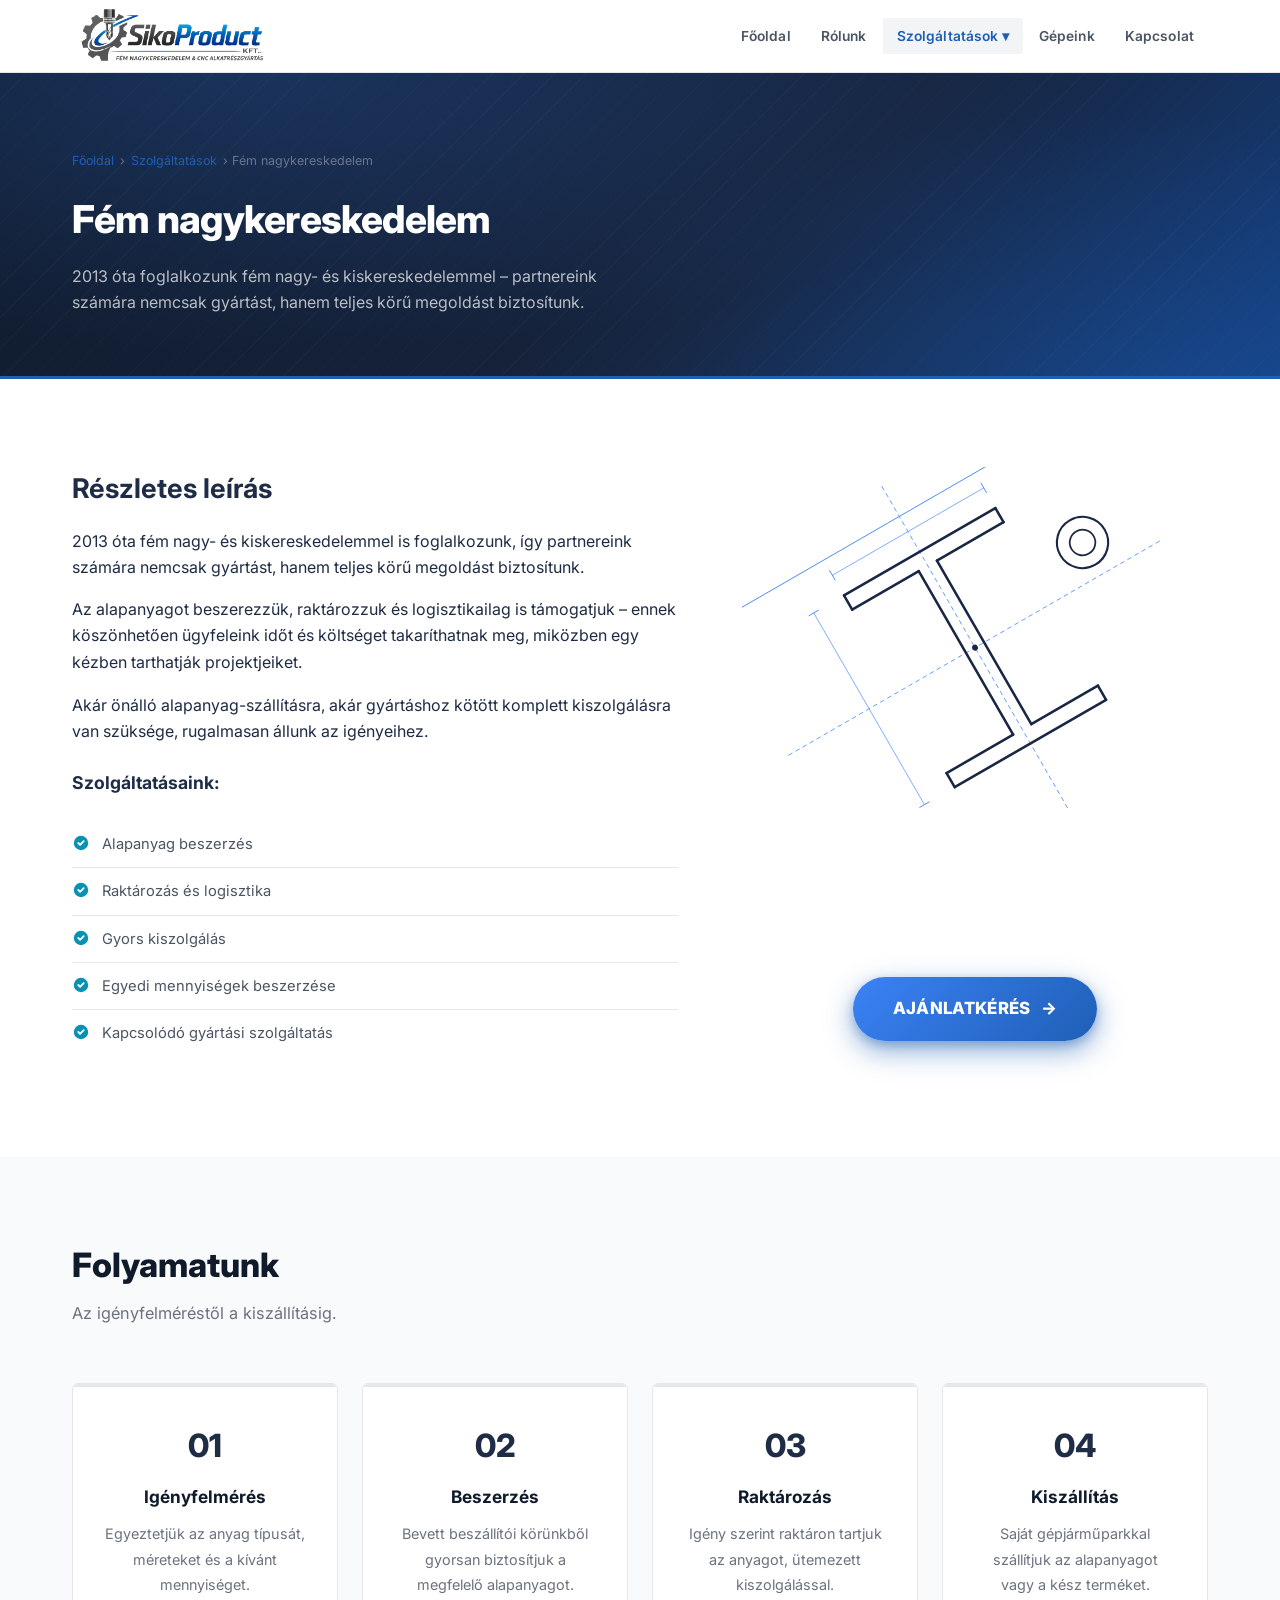
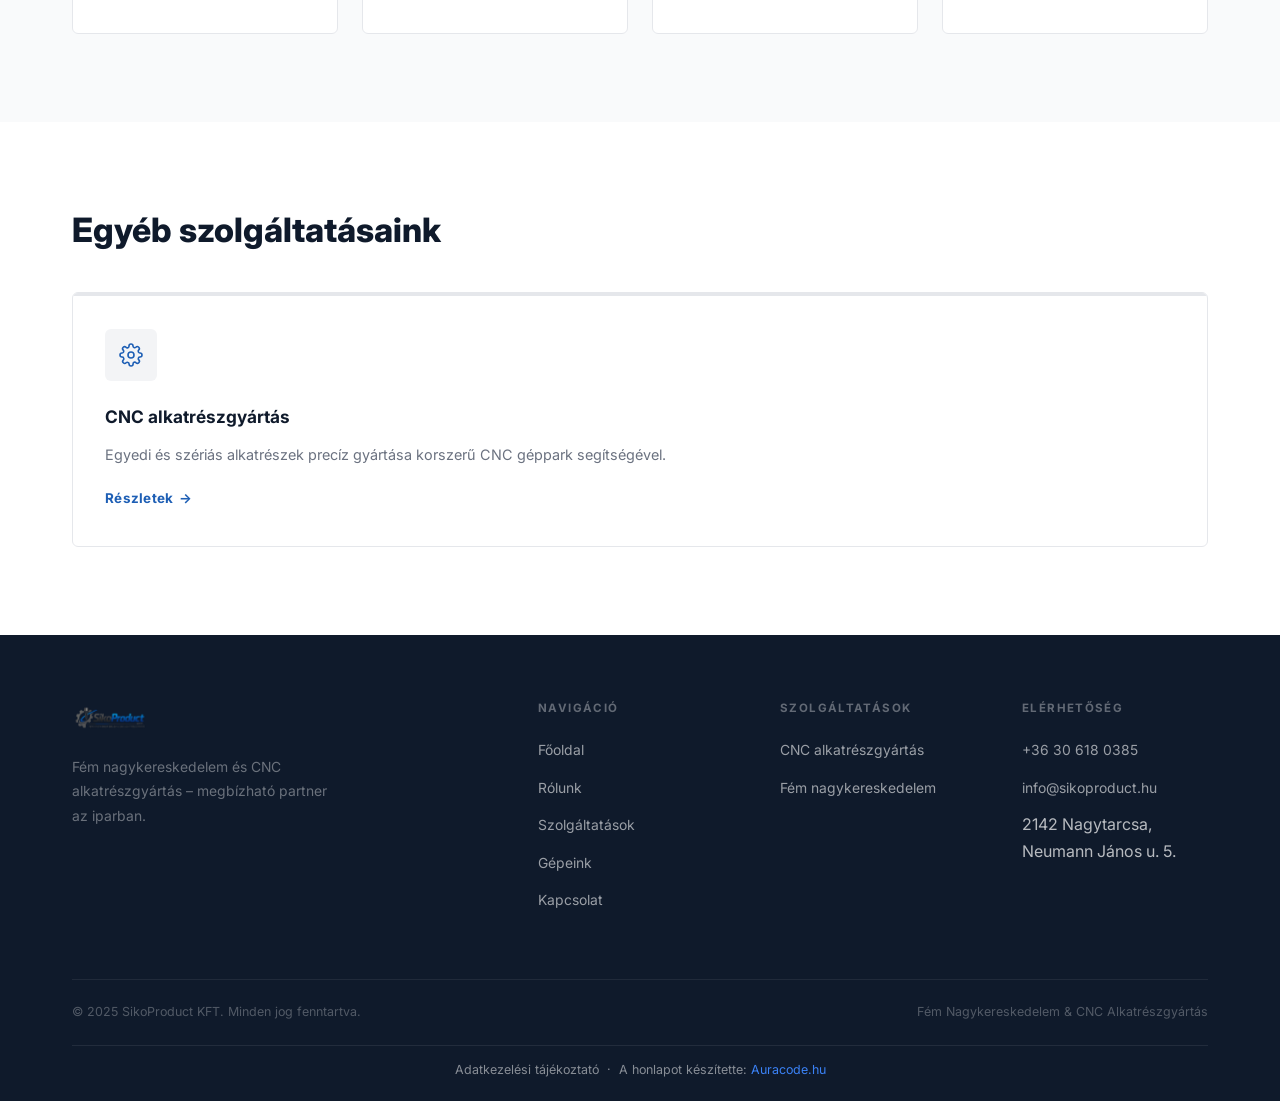
<file: szolgaltatas-3.html>
<!DOCTYPE html>
<html lang="hu">

<head>
  <meta charset="UTF-8">
  <meta name="viewport" content="width=device-width, initial-scale=1.0">
  <title>Fém nagykereskedelem – SikoProduct KFT.</title>
  <link rel="stylesheet" href="css/style.css">
</head>

<body>

  <!-- HEADER -->
  <header>
    <div class="container">
      <nav class="navbar">
        <a href="index.html" class="navbar-logo">
          <img src="images/Sikoproduct_logo_1-removebg-preview.png" alt="SikoProduct KFT. logó">
        </a>
        <ul class="nav-links" id="navLinks">
          <li><a href="index.html">Főoldal</a></li>
          <li><a href="rolunk.html">Rólunk</a></li>
          <li class="active">
            <a href="szolgaltatasok.html">Szolgáltatások ▾</a>
            <ul class="dropdown-menu">
              <li><a href="szolgaltatas-1.html">CNC alkatrészgyártás</a></li>
              <li><a href="szolgaltatas-3.html">Fém nagykereskedelem</a></li>
            </ul>
          </li>
          <li><a href="gepeink.html">Gépeink</a></li>
          <li><a href="kapcsolat.html">Kapcsolat</a></li>
        </ul>
        <div class="hamburger" id="hamburger" onclick="toggleMenu()">
          <span></span><span></span><span></span>
        </div>
      </nav>
    </div>
  </header>

  <!-- PAGE HERO -->
  <section class="page-hero">
    <div class="container">
      <div class="breadcrumb anim anim-fade">
        <a href="index.html">Főoldal</a> › <a href="szolgaltatasok.html">Szolgáltatások</a> › Fém nagykereskedelem
      </div>
      <h1 class="anim anim-fade" style="--d:0.08s">Fém nagykereskedelem</h1>
      <p class="anim anim-fade" style="--d:0.16s">2013 óta foglalkozunk fém nagy- és kiskereskedelemmel – partnereink
        számára nemcsak gyártást, hanem teljes körű megoldást biztosítunk.</p>
    </div>
  </section>

  <!-- DETAIL SECTION -->
  <section class="section service-detail-section">
    <div class="container">
      <div class="service-detail-grid">
        <div>
          <h2 style="font-size:1.7rem; font-weight:700; color:var(--dark); margin-bottom:16px;">Részletes leírás</h2>
          <p style="color:var(--text-muted); margin-bottom:16px;">2013 óta fém nagy- és kiskereskedelemmel is
            foglalkozunk, így partnereink számára nemcsak gyártást, hanem teljes körű megoldást biztosítunk.</p>
          <p style="color:var(--text-muted); margin-bottom:16px;">Az alapanyagot beszerezzük, raktározzuk és
            logisztikailag is támogatjuk – ennek köszönhetően ügyfeleink időt és költséget takaríthatnak meg, miközben
            egy kézben tarthatják projektjeiket.</p>
          <p style="color:var(--text-muted); margin-bottom:24px;">Akár önálló alapanyag-szállításra, akár gyártáshoz
            kötött komplett kiszolgálásra van szüksége, rugalmasan állunk az igényeihez.</p>

          <h3 style="font-size:1.1rem; font-weight:700; color:var(--dark); margin-bottom:12px;">Szolgáltatásaink:</h3>
          <ul class="feature-list">
            <li>Alapanyag beszerzés</li>
            <li>Raktározás és logisztika</li>
            <li>Gyors kiszolgálás</li>
            <li>Egyedi mennyiségek beszerzése</li>
            <li>Kapcsolódó gyártási szolgáltatás</li>
          </ul>
        </div>

        <div>
          <div class="blueprint-decor anim" aria-hidden="true">
            <svg class="bp-svg" viewBox="0 0 400 300" xmlns="http://www.w3.org/2000/svg" preserveAspectRatio="xMidYMid meet">
              <g transform="translate(200 155) rotate(-30)">
                <g class="bp-cross" stroke="#3b82f6" stroke-width="0.6" stroke-dasharray="4 3" fill="none">
                  <line x1="-185" y1="0" x2="185" y2="0"/>
                  <line x1="0" y1="-160" x2="0" y2="160"/>
                </g>
                <line class="bp-pitch" x1="-160" y1="-130" x2="160" y2="-130" stroke="#3b82f6" stroke-width="0.7" pathLength="100"/>
                <g stroke="#1a2744" stroke-width="2.2" fill="none" stroke-linejoin="round" stroke-linecap="round">
                  <path class="tooth" style="--i:0"  d="M -75 -95 L 75 -95"   pathLength="100"/>
                  <path class="tooth" style="--i:1"  d="M 75 -95 L 75 -81"    pathLength="100"/>
                  <path class="tooth" style="--i:2"  d="M 75 -81 L 9 -81"     pathLength="100"/>
                  <path class="tooth" style="--i:3"  d="M 9 -81 L 9 81"       pathLength="100"/>
                  <path class="tooth" style="--i:4"  d="M 9 81 L 75 81"       pathLength="100"/>
                  <path class="tooth" style="--i:5"  d="M 75 81 L 75 95"      pathLength="100"/>
                  <path class="tooth" style="--i:6"  d="M 75 95 L -75 95"     pathLength="100"/>
                  <path class="tooth" style="--i:7"  d="M -75 95 L -75 81"    pathLength="100"/>
                  <path class="tooth" style="--i:8"  d="M -75 81 L -9 81"     pathLength="100"/>
                  <path class="tooth" style="--i:9"  d="M -9 81 L -9 -81"     pathLength="100"/>
                  <path class="tooth" style="--i:10" d="M -9 -81 L -75 -81"   pathLength="100"/>
                  <path class="tooth" style="--i:11" d="M -75 -81 L -75 -95"  pathLength="100"/>
                </g>
                <circle class="bp-hub" cx="125" cy="-32" r="22" fill="none" stroke="#1a2744" stroke-width="1.8" pathLength="100"/>
                <circle class="bp-hole" cx="125" cy="-32" r="11" fill="none" stroke="#1a2744" stroke-width="1.5" pathLength="100"/>
                <circle class="bp-center" cx="0" cy="0" r="2.5" fill="#1a2744"/>
                <g class="bp-dim" stroke="#3b82f6" fill="none">
                  <line x1="-75" y1="-115" x2="75" y2="-115" stroke-width="0.5"/>
                  <line x1="-75" y1="-120" x2="-75" y2="-110" stroke-width="0.7"/>
                  <line x1="75" y1="-120" x2="75" y2="-110" stroke-width="0.7"/>
                  <line x1="-105" y1="-95" x2="-105" y2="95" stroke-width="0.5"/>
                  <line x1="-110" y1="-95" x2="-100" y2="-95" stroke-width="0.7"/>
                  <line x1="-110" y1="95" x2="-100" y2="95" stroke-width="0.7"/>
                </g>
              </g>
            </svg>
          </div>

          <div
            style="margin-top:24px; background:linear-gradient(135deg,var(--blue),var(--blue-light)); border-radius:var(--radius-lg); padding:28px; text-align:center;">
            <p style="color:white; font-size:1rem; margin-bottom:16px; font-weight:600;">Alapanyagra van szüksége?</p>
            <p style="color:rgba(255,255,255,0.8); font-size:0.88rem; margin-bottom:20px;">Adja meg az igényét, és
              visszajelzünk Önnek elérhetőségről, árról.</p>
            <a href="kapcsolat.html" class="btn-cta">Ajánlatkérés <span class="arrow">→</span></a>
          </div>
        </div>
      </div>
    </div>
  </section>

  <!-- PROCESS -->
  <section class="section section-alt">
    <div class="container">
      <h2 class="section-title">Folyamatunk</h2>
      <div class="divider"></div>
      <p class="section-subtitle">Az igényfelméréstől a kiszállításig.</p>

      <div class="cards-grid" style="grid-template-columns: repeat(auto-fit, minmax(220px,1fr));">
        <div class="card" style="text-align:center;">
          <div style="font-size:2rem; font-weight:800; color:var(--blue); margin-bottom:10px;">01</div>
          <h3>Igényfelmérés</h3>
          <p>Egyeztetjük az anyag típusát, méreteket és a kívánt mennyiséget.</p>
        </div>
        <div class="card" style="text-align:center;">
          <div style="font-size:2rem; font-weight:800; color:var(--blue); margin-bottom:10px;">02</div>
          <h3>Beszerzés</h3>
          <p>Bevett beszállítói körünkből gyorsan biztosítjuk a megfelelő alapanyagot.</p>
        </div>
        <div class="card" style="text-align:center;">
          <div style="font-size:2rem; font-weight:800; color:var(--blue); margin-bottom:10px;">03</div>
          <h3>Raktározás</h3>
          <p>Igény szerint raktáron tartjuk az anyagot, ütemezett kiszolgálással.</p>
        </div>
        <div class="card" style="text-align:center;">
          <div style="font-size:2rem; font-weight:800; color:var(--blue); margin-bottom:10px;">04</div>
          <h3>Kiszállítás</h3>
          <p>Saját gépjárműparkkal szállítjuk az alapanyagot vagy a kész terméket.</p>
        </div>
      </div>
    </div>
  </section>

  <!-- OTHER SERVICES -->
  <section class="section">
    <div class="container">
      <h2 class="section-title">Egyéb szolgáltatásaink</h2>
      <div class="divider"></div>
      <br>
      <div class="cards-grid" data-stagger="0.12">
        <div class="card anim anim-fade">
          <div class="card-icon">
            <svg viewBox="0 0 24 24" fill="none" stroke="currentColor" stroke-width="1.6" stroke-linecap="round"
              stroke-linejoin="round">
              <circle cx="12" cy="12" r="3" />
              <path
                d="M19.4 15a1.65 1.65 0 0 0 .33 1.82l.06.06a2 2 0 0 1-2.83 2.83l-.06-.06a1.65 1.65 0 0 0-1.82-.33 1.65 1.65 0 0 0-1 1.51V21a2 2 0 0 1-4 0v-.09A1.65 1.65 0 0 0 9 19.4a1.65 1.65 0 0 0-1.82.33l-.06.06a2 2 0 0 1-2.83-2.83l.06-.06A1.65 1.65 0 0 0 4.68 15a1.65 1.65 0 0 0-1.51-1H3a2 2 0 0 1 0-4h.09A1.65 1.65 0 0 0 4.6 9a1.65 1.65 0 0 0-.33-1.82l-.06-.06a2 2 0 0 1 2.83-2.83l.06.06A1.65 1.65 0 0 0 9 4.68a1.65 1.65 0 0 0 1-1.51V3a2 2 0 0 1 4 0v.09a1.65 1.65 0 0 0 1 1.51 1.65 1.65 0 0 0 1.82-.33l.06-.06a2 2 0 0 1 2.83 2.83l-.06.06A1.65 1.65 0 0 0 19.4 9a1.65 1.65 0 0 0 1.51 1H21a2 2 0 0 1 0 4h-.09a1.65 1.65 0 0 0-1.51 1z" />
            </svg>
          </div>
          <h3>CNC alkatrészgyártás</h3>
          <p>Egyedi és szériás alkatrészek precíz gyártása korszerű CNC géppark segítségével.</p>
          <a href="szolgaltatas-1.html" class="card-link">Részletek</a>
        </div>
      </div>
    </div>
  </section>

  <!-- FOOTER -->
  <footer>
    <div class="container">
      <div class="footer-grid">
        <div class="footer-brand">
          <img src="images/Sikoproduct_logo_1-removebg-preview.png" alt="SikoProduct KFT.">
          <p>Fém nagykereskedelem és CNC alkatrészgyártás – megbízható partner az iparban.</p>
        </div>
        <div class="footer-col">
          <h4>Navigáció</h4>
          <ul>
            <li><a href="index.html">Főoldal</a></li>
            <li><a href="rolunk.html">Rólunk</a></li>
            <li><a href="szolgaltatasok.html">Szolgáltatások</a></li>
            <li><a href="gepeink.html">Gépeink</a></li>
            <li><a href="kapcsolat.html">Kapcsolat</a></li>
          </ul>
        </div>
        <div class="footer-col">
          <h4>Szolgáltatások</h4>
          <ul>
            <li><a href="szolgaltatas-1.html">CNC alkatrészgyártás</a></li>
            <li><a href="szolgaltatas-3.html">Fém nagykereskedelem</a></li>
          </ul>
        </div>
        <div class="footer-col">
          <h4>Elérhetőség</h4>
          <ul>
            <li><a href="tel:+36306180385">+36 30 618 0385</a></li>
            <li><a href="mailto:info@sikoproduct.hu">info@sikoproduct.hu</a></li>
            <li>2142 Nagytarcsa,<br>Neumann János u. 5.</li>
          </ul>
        </div>
      </div>
      <div class="footer-bottom">
        <span>© 2025 SikoProduct KFT. Minden jog fenntartva.</span>
        <span>Fém Nagykereskedelem & CNC Alkatrészgyártás</span>
      </div>
      <div class="footer-credit" style="padding:14px 0 20px; border-top:1px solid rgba(255,255,255,0.08); text-align:center; font-size:0.78rem; color:rgba(255,255,255,0.5);"><a href="adatkezeles.html" style="color:rgba(255,255,255,0.5); text-decoration:none;">Adatkezelési tájékoztató</a> &nbsp;·&nbsp; A honlapot készítette: <a href="https://auracode.hu" target="_blank" rel="noopener" style="color:#3b82f6; text-decoration:none;">Auracode.hu</a></div>
    </div>
  </footer>

  <script src="js/main.js"></script>
</body>

</html>
</file>
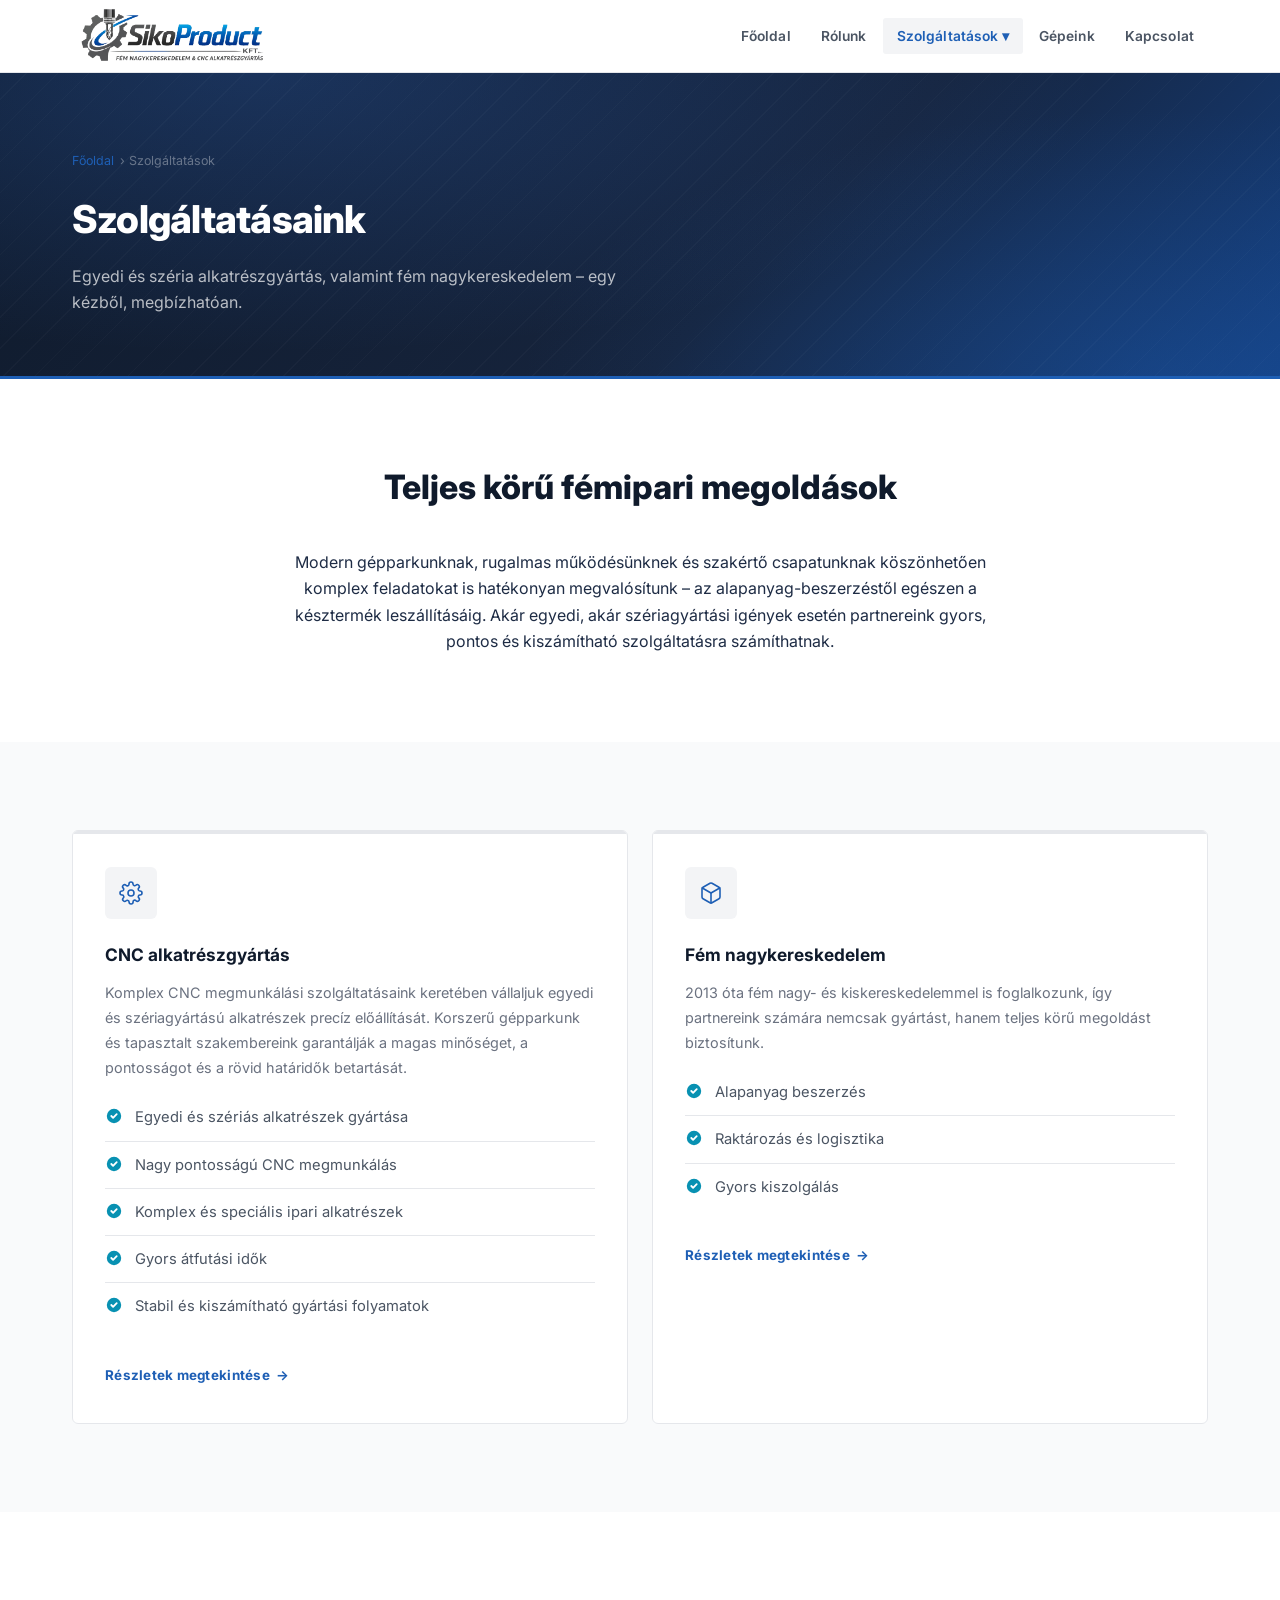
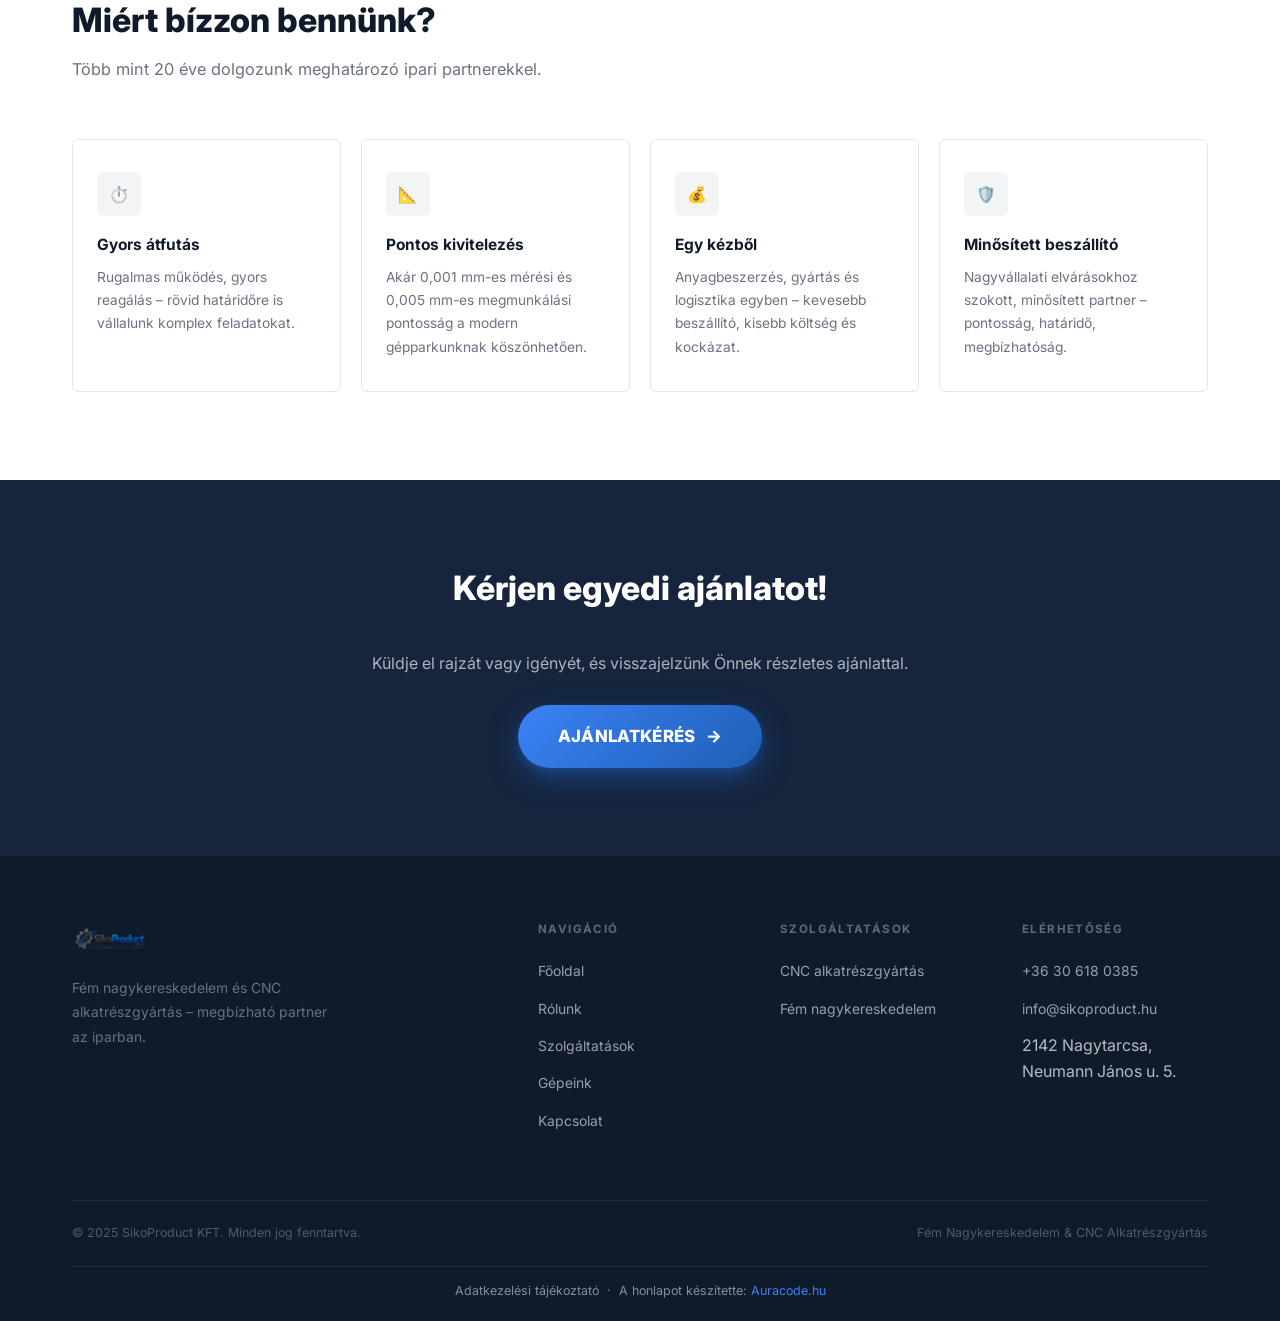
<file: szolgaltatasok.html>
<!DOCTYPE html>
<html lang="hu">
<head>
  <meta charset="UTF-8">
  <meta name="viewport" content="width=device-width, initial-scale=1.0">
  <title>Szolgáltatások – SikoProduct KFT.</title>
  <link rel="stylesheet" href="css/style.css">
</head>
<body>

  <!-- HEADER -->
  <header>
    <div class="container">
      <nav class="navbar">
        <a href="index.html" class="navbar-logo">
          <img src="images/Sikoproduct_logo_1-removebg-preview.png" alt="SikoProduct KFT. logó">
        </a>
        <ul class="nav-links" id="navLinks">
          <li><a href="index.html">Főoldal</a></li>
          <li><a href="rolunk.html">Rólunk</a></li>
          <li class="active">
            <a href="szolgaltatasok.html">Szolgáltatások ▾</a>
            <ul class="dropdown-menu">
              <li><a href="szolgaltatas-1.html">CNC alkatrészgyártás</a></li>
              <li><a href="szolgaltatas-3.html">Fém nagykereskedelem</a></li>
            </ul>
          </li>
          <li><a href="gepeink.html">Gépeink</a></li>
          <li><a href="kapcsolat.html">Kapcsolat</a></li>
        </ul>
        <div class="hamburger" id="hamburger" onclick="toggleMenu()">
          <span></span><span></span><span></span>
        </div>
      </nav>
    </div>
  </header>

  <!-- PAGE HERO -->
  <section class="page-hero">
    <div class="container">
      <div class="breadcrumb anim anim-fade"><a href="index.html">Főoldal</a> › Szolgáltatások</div>
      <h1 class="anim anim-fade" style="--d:0.08s">Szolgáltatásaink</h1>
      <p class="anim anim-fade" style="--d:0.16s">Egyedi és széria alkatrészgyártás, valamint fém nagykereskedelem – egy kézből, megbízhatóan.</p>
    </div>
  </section>

  <!-- INTRO -->
  <section class="section">
    <div class="container" style="max-width:760px; text-align:center;">
      <h2 class="section-title">Teljes körű fémipari megoldások</h2>
      <div class="divider"></div>
      <br>
      <p style="color:var(--text-muted);">Modern gépparkunknak, rugalmas működésünknek és szakértő csapatunknak köszönhetően komplex feladatokat is hatékonyan megvalósítunk – az alapanyag-beszerzéstől egészen a késztermék leszállításáig. Akár egyedi, akár szériagyártási igények esetén partnereink gyors, pontos és kiszámítható szolgáltatásra számíthatnak.</p>
    </div>
  </section>

  <!-- SERVICES LIST -->
  <section class="section section-alt">
    <div class="container">
      <div class="cards-grid" data-stagger="0.12">

        <!-- Service 1 -->
        <div class="card anim anim-fade">
          <div class="card-icon">
            <svg viewBox="0 0 24 24" fill="none" stroke="currentColor" stroke-width="1.6" stroke-linecap="round" stroke-linejoin="round">
              <circle cx="12" cy="12" r="3"/>
              <path d="M19.4 15a1.65 1.65 0 0 0 .33 1.82l.06.06a2 2 0 0 1-2.83 2.83l-.06-.06a1.65 1.65 0 0 0-1.82-.33 1.65 1.65 0 0 0-1 1.51V21a2 2 0 0 1-4 0v-.09A1.65 1.65 0 0 0 9 19.4a1.65 1.65 0 0 0-1.82.33l-.06.06a2 2 0 0 1-2.83-2.83l.06-.06A1.65 1.65 0 0 0 4.68 15a1.65 1.65 0 0 0-1.51-1H3a2 2 0 0 1 0-4h.09A1.65 1.65 0 0 0 4.6 9a1.65 1.65 0 0 0-.33-1.82l-.06-.06a2 2 0 0 1 2.83-2.83l.06.06A1.65 1.65 0 0 0 9 4.68a1.65 1.65 0 0 0 1-1.51V3a2 2 0 0 1 4 0v.09a1.65 1.65 0 0 0 1 1.51 1.65 1.65 0 0 0 1.82-.33l.06-.06a2 2 0 0 1 2.83 2.83l-.06.06A1.65 1.65 0 0 0 19.4 9a1.65 1.65 0 0 0 1.51 1H21a2 2 0 0 1 0 4h-.09a1.65 1.65 0 0 0-1.51 1z"/>
            </svg>
          </div>
          <h3>CNC alkatrészgyártás</h3>
          <p>Komplex CNC megmunkálási szolgáltatásaink keretében vállaljuk egyedi és szériagyártású alkatrészek precíz előállítását. Korszerű gépparkunk és tapasztalt szakembereink garantálják a magas minőséget, a pontosságot és a rövid határidők betartását.</p>
          <ul class="feature-list" style="margin-top:14px; margin-bottom:14px;">
            <li>Egyedi és szériás alkatrészek gyártása</li>
            <li>Nagy pontosságú CNC megmunkálás</li>
            <li>Komplex és speciális ipari alkatrészek</li>
            <li>Gyors átfutási idők</li>
            <li>Stabil és kiszámítható gyártási folyamatok</li>
          </ul>
          <a href="szolgaltatas-1.html" class="card-link">Részletek megtekintése</a>
        </div>

        <!-- Service 3 -->
        <div class="card anim anim-fade">
          <div class="card-icon">
            <svg viewBox="0 0 24 24" fill="none" stroke="currentColor" stroke-width="1.6" stroke-linecap="round" stroke-linejoin="round">
              <path d="M21 16V8a2 2 0 0 0-1-1.73l-7-4a2 2 0 0 0-2 0l-7 4A2 2 0 0 0 3 8v8a2 2 0 0 0 1 1.73l7 4a2 2 0 0 0 2 0l7-4A2 2 0 0 0 21 16z"/>
              <polyline points="3.27 6.96 12 12.01 20.73 6.96"/>
              <line x1="12" y1="22.08" x2="12" y2="12"/>
            </svg>
          </div>
          <h3>Fém nagykereskedelem</h3>
          <p>2013 óta fém nagy- és kiskereskedelemmel is foglalkozunk, így partnereink számára nemcsak gyártást, hanem teljes körű megoldást biztosítunk.</p>
          <ul class="feature-list" style="margin-top:14px; margin-bottom:14px;">
            <li>Alapanyag beszerzés</li>
            <li>Raktározás és logisztika</li>
            <li>Gyors kiszolgálás</li>
          </ul>
          <a href="szolgaltatas-3.html" class="card-link">Részletek megtekintése</a>
        </div>

      </div>
    </div>
  </section>

  <!-- WHY US -->
  <section class="section">
    <div class="container">
      <h2 class="section-title">Miért bízzon bennünk?</h2>
      <div class="divider"></div>
      <p class="section-subtitle">Több mint 20 éve dolgozunk meghatározó ipari partnerekkel.</p>
      <div class="values-grid" data-stagger="0.1">
        <div class="value-card anim anim-rotate">
          <div class="value-icon">⏱️</div>
          <h3>Gyors átfutás</h3>
          <p>Rugalmas működés, gyors reagálás – rövid határidőre is vállalunk komplex feladatokat.</p>
        </div>
        <div class="value-card anim anim-rotate">
          <div class="value-icon">📐</div>
          <h3>Pontos kivitelezés</h3>
          <p>Akár 0,001 mm-es mérési és 0,005 mm-es megmunkálási pontosság a modern gépparkunknak köszönhetően.</p>
        </div>
        <div class="value-card anim anim-rotate">
          <div class="value-icon">💰</div>
          <h3>Egy kézből</h3>
          <p>Anyagbeszerzés, gyártás és logisztika egyben – kevesebb beszállító, kisebb költség és kockázat.</p>
        </div>
        <div class="value-card anim anim-rotate">
          <div class="value-icon">🛡️</div>
          <h3>Minősített beszállító</h3>
          <p>Nagyvállalati elvárásokhoz szokott, minősített partner – pontosság, határidő, megbízhatóság.</p>
        </div>
      </div>
    </div>
  </section>

  <!-- CTA -->
  <section class="section section-dark" style="text-align:center;">
    <div class="container" style="max-width:600px;">
      <h2 class="section-title">Kérjen egyedi ajánlatot!</h2>
      <div class="divider"></div>
      <br>
      <p style="color:rgba(255,255,255,0.65); margin-bottom:28px;">Küldje el rajzát vagy igényét, és visszajelzünk Önnek részletes ajánlattal.</p>
      <a href="kapcsolat.html" class="btn-cta">Ajánlatkérés <span class="arrow">→</span></a>
    </div>
  </section>

  <!-- FOOTER -->
  <footer>
    <div class="container">
      <div class="footer-grid">
        <div class="footer-brand">
          <img src="images/Sikoproduct_logo_1-removebg-preview.png" alt="SikoProduct KFT.">
          <p>Fém nagykereskedelem és CNC alkatrészgyártás – megbízható partner az iparban.</p>
        </div>
        <div class="footer-col">
          <h4>Navigáció</h4>
          <ul>
            <li><a href="index.html">Főoldal</a></li>
            <li><a href="rolunk.html">Rólunk</a></li>
            <li><a href="szolgaltatasok.html">Szolgáltatások</a></li>
            <li><a href="gepeink.html">Gépeink</a></li>
            <li><a href="kapcsolat.html">Kapcsolat</a></li>
          </ul>
        </div>
        <div class="footer-col">
          <h4>Szolgáltatások</h4>
          <ul>
            <li><a href="szolgaltatas-1.html">CNC alkatrészgyártás</a></li>
            <li><a href="szolgaltatas-3.html">Fém nagykereskedelem</a></li>
          </ul>
        </div>
        <div class="footer-col">
          <h4>Elérhetőség</h4>
          <ul>
            <li><a href="tel:+36306180385">+36 30 618 0385</a></li>
            <li><a href="mailto:info@sikoproduct.hu">info@sikoproduct.hu</a></li>
            <li>2142 Nagytarcsa,<br>Neumann János u. 5.</li>
          </ul>
        </div>
      </div>
      <div class="footer-bottom">
        <span>© 2025 SikoProduct KFT. Minden jog fenntartva.</span>
        <span>Fém Nagykereskedelem & CNC Alkatrészgyártás</span>
      </div>
      <div class="footer-credit" style="padding:14px 0 20px; border-top:1px solid rgba(255,255,255,0.08); text-align:center; font-size:0.78rem; color:rgba(255,255,255,0.5);"><a href="adatkezeles.html" style="color:rgba(255,255,255,0.5); text-decoration:none;">Adatkezelési tájékoztató</a> &nbsp;·&nbsp; A honlapot készítette: <a href="https://auracode.hu" target="_blank" rel="noopener" style="color:#3b82f6; text-decoration:none;">Auracode.hu</a></div>
    </div>
  </footer>

  <script src="js/main.js"></script>
</body>
</html>
</file>
<file: css/style.css>
/* =============================================
   SikoProduct KFT. – Stíluslap
   ============================================= */

@import url('https://fonts.googleapis.com/css2?family=Inter:wght@300;400;500;600;700;800&display=swap');

:root {
  --black: #0f1a2b;
  --charcoal: #16243d;
  --grey-800: #1e2c45;
  --grey-600: #4b5563;
  --grey-500: #6b7280;
  --grey-300: #d1d5db;
  --grey-200: #e5e7eb;
  --grey-100: #f3f4f6;
  --grey-50: #f9fafb;
  --white: #ffffff;
  --accent: #1e5fb5;
  --accent-light: #3b82f6;
  --accent-dark: #143f80;
  --radius: 3px;
  --radius-md: 6px;
  --radius-lg: 10px;
  --transition: 0.2s ease;
  --shadow-sm: 0 1px 4px rgba(15, 26, 43, 0.08);
  --shadow: 0 2px 16px rgba(15, 26, 43, 0.10);
  --shadow-lg: 0 8px 40px rgba(15, 26, 43, 0.16);
}

/* ---------- Page entrance ---------- */
@keyframes pageEnter {
  from {
    opacity: 0;
    transform: translateY(10px);
  }

  to {
    opacity: 1;
    transform: none;
  }
}

body {
  animation: pageEnter 0.7s cubic-bezier(0.2, 0.8, 0.2, 1) both;
}

@media (prefers-reduced-motion: reduce) {
  body {
    animation: none;
  }
}

/* ---------- Scroll-reveal animations ---------- */
.anim {
  opacity: 0;
  transition:
    opacity 1.275s cubic-bezier(0.2, 0.8, 0.2, 1),
    transform 1.275s cubic-bezier(0.2, 0.8, 0.2, 1);
  transition-delay: var(--d, 0s);
  will-change: opacity, transform;
  backface-visibility: hidden;
}

.anim-fade {
  transform: translateY(30px);
}

.anim-fade-left {
  transform: translateX(-44px);
}

.anim-fade-right {
  transform: translateX(44px);
}

.anim-zoom {
  transform: scale(0.88);
}

.anim-rotate {
  transform: rotate(-8deg) scale(0.9);
}

.anim-flip {
  transform: perspective(900px) rotateY(-75deg);
  transform-origin: center;
}

.anim-flip-x {
  transform: perspective(900px) rotateX(60deg);
  transform-origin: top center;
}

.anim.is-visible {
  opacity: 1;
  transform: none;
}

.anim-slow {
  transition-duration: 2.55s;
}

@media (prefers-reduced-motion: reduce) {
  .anim {
    opacity: 1;
    transform: none;
    transition: none;
  }
}

/* ---------- Reset ---------- */
*,
*::before,
*::after {
  box-sizing: border-box;
  margin: 0;
  padding: 0;
}

html {
  scroll-behavior: smooth;
  font-size: 16px;
  overflow-y: scroll;
  overflow-x: hidden;
  scroll-padding-top: 72px;
}

body {
  font-family: 'Inter', -apple-system, BlinkMacSystemFont, 'Segoe UI', sans-serif;
  color: var(--grey-800);
  background: var(--white);
  line-height: 1.65;
  -webkit-font-smoothing: antialiased;
  overflow-x: hidden;
  width: 100%;
}

*,
*::before,
*::after {
  box-sizing: border-box;
}

img,
svg,
video {
  max-width: 100%;
}

img {
  max-width: 100%;
  height: auto;
  display: block;
}

a {
  text-decoration: none;
  color: inherit;
}

ul {
  list-style: none;
}

/* ---------- Utility ---------- */
.container {
  max-width: 1200px;
  margin: 0 auto;
  padding: 0 32px;
}

.section {
  padding: 88px 0;
}

.section-alt {
  background: var(--grey-50);
}

.section-dark {
  background: var(--charcoal);
}

.section-label {
  display: inline-block;
  font-size: 0.72rem;
  font-weight: 700;
  letter-spacing: 0.14em;
  text-transform: uppercase;
  color: var(--accent);
  margin-bottom: 14px;
}

.section-title {
  font-size: 2.1rem;
  font-weight: 800;
  color: var(--black);
  line-height: 1.18;
  margin-bottom: 16px;
}

.section-dark .section-title {
  color: var(--white);
}

.section-subtitle {
  font-size: 1.02rem;
  color: var(--grey-500);
  max-width: 600px;
  margin-bottom: 56px;
}

.section-dark .section-subtitle {
  color: rgba(255, 255, 255, 0.5);
}

.centered {
  text-align: center;
}

.centered .section-subtitle {
  margin-left: auto;
  margin-right: auto;
}

.accent-line {
  display: block;
  width: 40px;
  height: 3px;
  background: var(--accent);
  margin-bottom: 20px;
}

.centered .accent-line {
  margin-left: auto;
  margin-right: auto;
}

.btn {
  display: inline-block;
  padding: 13px 30px;
  border-radius: var(--radius);
  font-size: 0.88rem;
  font-weight: 700;
  cursor: pointer;
  border: none;
  transition: var(--transition);
  letter-spacing: 0.03em;
}

.btn-primary {
  background: var(--accent);
  color: var(--white);
}

.btn-primary:hover {
  background: var(--accent-light);
  transform: translateY(-1px);
}

.btn-dark {
  background: var(--charcoal);
  color: var(--white);
}

.btn-dark:hover {
  background: var(--black);
  transform: translateY(-1px);
}

.btn-outline {
  border: 2px solid rgba(255, 255, 255, 0.5);
  color: var(--white);
  background: transparent;
}

.btn-outline:hover {
  border-color: var(--white);
  background: rgba(255, 255, 255, 0.08);
}

.btn-outline-dark {
  border: 2px solid var(--grey-200);
  color: var(--grey-800);
  background: transparent;
}

.btn-outline-dark:hover {
  border-color: var(--grey-800);
  background: var(--grey-50);
}

/* ---------- CTA gomb (kiemelt ajanlatkeres) ---------- */
.btn-cta {
  display: inline-flex;
  align-items: center;
  gap: 10px;
  padding: 18px 40px;
  font-size: 1.05rem;
  font-weight: 800;
  letter-spacing: 0.02em;
  text-transform: uppercase;
  color: #fff;
  background: linear-gradient(135deg, var(--accent-light), var(--accent));
  border-radius: 999px;
  border: none;
  cursor: pointer;
  position: relative;
  box-shadow: 0 10px 28px rgba(30, 95, 181, 0.5), 0 4px 10px rgba(30, 95, 181, 0.3);
  transition: transform 0.25s ease, box-shadow 0.25s ease, background 0.25s ease;
  overflow: hidden;
  z-index: 1;
  animation: ctaPulse 2.4s ease-in-out infinite;
}

.btn-cta::after {
  content: '';
  position: absolute;
  inset: 0;
  background: linear-gradient(120deg,
      transparent 30%,
      rgba(255, 255, 255, 0.5) 50%,
      transparent 70%);
  transform: translateX(-100%);
  transition: transform 0.6s ease;
  z-index: -1;
}

.btn-cta:hover {
  transform: translateY(-3px) scale(1.03);
  box-shadow: 0 16px 40px rgba(30, 95, 181, 0.6), 0 6px 14px rgba(30, 95, 181, 0.4);
  background: linear-gradient(135deg, var(--accent), var(--accent-dark));
}

.btn-cta:hover::after {
  transform: translateX(100%);
}

.btn-cta:active {
  transform: translateY(-1px) scale(1.01);
}

.btn-cta .arrow {
  display: inline-block;
  transition: transform 0.25s ease;
}

.btn-cta:hover .arrow {
  transform: translateX(4px);
}

@keyframes ctaPulse {

  0%,
  100% {
    box-shadow: 0 10px 28px rgba(30, 95, 181, 0.5), 0 4px 10px rgba(30, 95, 181, 0.3), 0 0 0 0 rgba(59, 130, 246, 0.55);
  }

  50% {
    box-shadow: 0 10px 28px rgba(30, 95, 181, 0.5), 0 4px 10px rgba(30, 95, 181, 0.3), 0 0 0 14px rgba(59, 130, 246, 0);
  }
}

@media (prefers-reduced-motion: reduce) {
  .btn-cta {
    animation: none;
  }
}

/* ---------- NAVBAR ---------- */
header {
  position: sticky;
  top: 0;
  z-index: 1000;
  background: #ffffff;
  border-bottom: 1px solid var(--grey-200);
}

.navbar {
  display: flex;
  align-items: center;
  justify-content: space-between;
  height: 72px;
  overflow: visible;
}

.navbar-logo img {
  height: 100px;
  width: auto;
}

.nav-links {
  display: flex;
  align-items: center;
  gap: 2px;
}

.nav-links>li {
  position: relative;
}

.nav-links>li>a {
  display: block;
  padding: 7px 14px;
  font-size: 0.86rem;
  font-weight: 600;
  color: var(--grey-600);
  border-radius: var(--radius);
  transition: var(--transition);
  letter-spacing: 0.01em;
}

.nav-links>li>a:hover,
.nav-links>li.active>a {
  color: var(--black);
  background: var(--grey-100);
}

.nav-links>li.active>a {
  color: var(--accent);
}

/* Dropdown */
.dropdown-menu {
  position: absolute;
  top: calc(100% + 10px);
  left: 0;
  background: var(--white);
  min-width: 200px;
  border-radius: var(--radius-md);
  box-shadow: var(--shadow-lg);
  border: 1px solid var(--grey-200);
  padding: 6px 0;
  opacity: 0;
  visibility: hidden;
  transform: translateY(-6px);
  transition: var(--transition);
  z-index: 100;
}

.nav-links>li:hover .dropdown-menu {
  opacity: 1;
  visibility: visible;
  transform: translateY(0);
}

.dropdown-menu li a {
  display: block;
  padding: 9px 18px;
  font-size: 0.86rem;
  font-weight: 500;
  color: var(--grey-600);
  transition: var(--transition);
}

.dropdown-menu li a:hover {
  background: var(--grey-50);
  color: var(--black);
}

/* Hamburger */
.hamburger {
  display: none;
  cursor: pointer;
  width: 32px;
  height: 32px;
  position: relative;
  z-index: 1001;
  background: transparent;
  border: none;
  padding: 0;
}

.hamburger span {
  display: block;
  position: absolute;
  left: 4px;
  width: 24px;
  height: 2px;
  background: var(--charcoal);
  border-radius: 1px;
  transition: transform 0.3s ease, opacity 0.2s ease, top 0.3s ease;
  transform-origin: center center;
}

.hamburger span:nth-child(1) {
  top: 9px;
}

.hamburger span:nth-child(2) {
  top: 15px;
}

.hamburger span:nth-child(3) {
  top: 21px;
}

.hamburger.open span:nth-child(1) {
  top: 15px;
  transform: rotate(45deg);
}

.hamburger.open span:nth-child(2) {
  opacity: 0;
  transform: scaleX(0);
}

.hamburger.open span:nth-child(3) {
  top: 15px;
  transform: rotate(-45deg);
}

/* ---------- HERO ---------- */
.hero {
  position: relative;
  min-height: 580px;
  display: flex;
  align-items: center;
  background: var(--charcoal);
  overflow: hidden;
}

/* subtle grid overlay */
.hero::before {
  content: '';
  position: absolute;
  inset: 0;
  background-image:
    linear-gradient(rgba(255, 255, 255, 0.025) 1px, transparent 1px),
    linear-gradient(90deg, rgba(255, 255, 255, 0.025) 1px, transparent 1px);
  background-size: 48px 48px;
}

/* diagonal clip into white */
.hero::after {
  content: '';
  position: absolute;
  bottom: -1px;
  left: 0;
  right: 0;
  height: 72px;
  background: var(--white);
  clip-path: polygon(0 100%, 100% 0, 100% 100%);
}

.hero-content {
  position: relative;
  max-width: 700px;
  padding: 48px 0 100px;
}

.hero-eyebrow {
  display: inline-flex;
  align-items: center;
  gap: 10px;
  font-size: 0.75rem;
  font-weight: 700;
  letter-spacing: 0.14em;
  text-transform: uppercase;
  color: var(--accent);
  margin-bottom: 24px;
}

.hero-eyebrow::before {
  content: '';
  display: block;
  width: 28px;
  height: 2px;
  background: var(--accent);
}

.hero-content h1 {
  font-size: 3.2rem;
  font-weight: 800;
  color: var(--white);
  line-height: 1.12;
  margin-bottom: 24px;
  letter-spacing: -0.02em;
}

.hero-content h1 em {
  font-style: normal;
  color: var(--accent);
}

.hero-content p {
  font-size: 1.05rem;
  color: rgba(255, 255, 255, 0.6);
  margin-bottom: 40px;
  max-width: 520px;
  line-height: 1.7;
}

.hero-actions {
  display: flex;
  gap: 14px;
  flex-wrap: wrap;
  align-items: center;
}

/* ---------- STATS BAR ---------- */
.stats-bar {
  background: var(--white);
  border-bottom: 1px solid var(--grey-200);
  padding: 0;
}

.stats-grid {
  display: grid;
  grid-template-columns: repeat(4, 1fr);
}

.stat-item {
  padding: 40px 24px;
  text-align: center;
  border-right: 1px solid var(--grey-200);
}

.stat-item:last-child {
  border-right: none;
}

.stat-item .num {
  font-size: 2.6rem;
  font-weight: 800;
  color: var(--black);
  line-height: 1;
  letter-spacing: -0.03em;
}

.stat-item .num span {
  color: var(--accent);
}

.stat-item .label {
  font-size: 0.8rem;
  font-weight: 500;
  color: var(--grey-500);
  margin-top: 6px;
  letter-spacing: 0.02em;
}

/* ---------- CARDS ---------- */
.cards-grid {
  display: grid;
  grid-template-columns: repeat(auto-fit, minmax(300px, 1fr));
  gap: 24px;
}

.card {
  background: var(--white);
  border-radius: var(--radius-md);
  padding: 36px 32px;
  border: 1px solid var(--grey-200);
  transition: var(--transition);
  position: relative;
  overflow: hidden;
}

.card::before {
  content: '';
  position: absolute;
  top: 0;
  left: 0;
  right: 0;
  height: 3px;
  background: var(--grey-200);
  transition: var(--transition);
}

.card:hover {
  box-shadow: var(--shadow-lg);
  transform: translateY(-3px);
}

.card:hover::before {
  background: var(--accent);
}

.card-icon {
  width: 52px;
  height: 52px;
  border-radius: var(--radius-md);
  background: var(--grey-100);
  display: flex;
  align-items: center;
  justify-content: center;
  margin-bottom: 22px;
  color: var(--accent);
  transition: var(--transition);
}

.card:hover .card-icon {
  background: var(--accent);
  color: var(--white);
}

.card-icon svg {
  width: 24px;
  height: 24px;
}

.card h3 {
  font-size: 1.08rem;
  font-weight: 700;
  margin-bottom: 10px;
  color: var(--black);
}

.card p {
  font-size: 0.9rem;
  color: var(--grey-500);
  line-height: 1.75;
}

.card-link {
  display: inline-flex;
  align-items: center;
  gap: 6px;
  margin-top: 20px;
  font-size: 0.84rem;
  font-weight: 700;
  color: var(--accent);
  letter-spacing: 0.02em;
  transition: var(--transition);
}

.card-link:hover {
  gap: 10px;
}

.card-link::after {
  content: '→';
}

/* ---------- ABOUT STRIP ---------- */
.about-strip {
  display: grid;
  grid-template-columns: 1fr 1fr;
  gap: 72px;
  align-items: center;
}

.about-strip .text-block h2 {
  font-size: 2rem;
  font-weight: 800;
  margin-bottom: 20px;
  color: var(--black);
  line-height: 1.18;
}

.about-strip .text-block p {
  color: var(--grey-500);
  margin-bottom: 14px;
  line-height: 1.75;
  font-size: 0.97rem;
}

.about-img {
  border-radius: var(--radius-lg);
  overflow: hidden;
  min-height: 360px;
  position: relative;
  background: var(--grey-100);
  display: flex;
  align-items: center;
  justify-content: center;
}

/* Diagonal stripe pattern – CSS only */
.about-img-inner {
  position: absolute;
  inset: 0;
  background-image: repeating-linear-gradient(-45deg,
      var(--grey-200) 0px,
      var(--grey-200) 1px,
      transparent 1px,
      transparent 22px);
}

.about-img {
  justify-content: flex-start;
  align-items: flex-end;
}

.about-img-label {
  position: relative;
  z-index: 1;
  background: var(--charcoal);
  color: var(--white);
  font-size: 0.78rem;
  font-weight: 700;
  letter-spacing: 0.1em;
  text-transform: uppercase;
  padding: 10px 20px;
  border-radius: var(--radius);
  margin: 0 0 20px 20px;
}

/* ---------- CHECK LIST ---------- */
.check-list {
  margin-top: 24px;
  display: flex;
  flex-direction: column;
  gap: 12px;
}

.check-list li {
  display: flex;
  align-items: flex-start;
  gap: 12px;
  font-size: 0.9rem;
  color: var(--grey-600);
}

.check-list li .check-icon {
  flex-shrink: 0;
  width: 20px;
  height: 20px;
  border-radius: 50%;
  background: var(--accent);
  display: flex;
  align-items: center;
  justify-content: center;
  margin-top: 1px;
}

.check-list li .check-icon svg {
  width: 11px;
  height: 11px;
  stroke: white;
  stroke-width: 2.5;
  stroke-linecap: round;
  stroke-linejoin: round;
  fill: none;
}

/* ---------- DARK CARDS (machines) ---------- */
.dark-cards-grid {
  display: grid;
  grid-template-columns: repeat(auto-fit, minmax(300px, 1fr));
  gap: 1px;
  background: rgba(255, 255, 255, 0.08);
  border-radius: var(--radius-md);
  overflow: hidden;
}

.dark-card {
  background: var(--charcoal);
  padding: 36px 32px;
  transition: var(--transition);
}

.dark-card:hover {
  background: var(--grey-800);
}

.dark-card-icon {
  width: 48px;
  height: 48px;
  border-radius: var(--radius-md);
  border: 1px solid rgba(255, 255, 255, 0.1);
  display: flex;
  align-items: center;
  justify-content: center;
  color: var(--accent);
  margin-bottom: 20px;
}

.dark-card-icon svg {
  width: 22px;
  height: 22px;
}

.dark-card h3 {
  font-size: 1.05rem;
  font-weight: 700;
  color: var(--white);
  margin-bottom: 10px;
}

.dark-card p {
  font-size: 0.88rem;
  color: rgba(255, 255, 255, 0.45);
  line-height: 1.75;
}

/* ---------- CTA BAND ---------- */
.cta-band {
  background: var(--accent);
  padding: 72px 0;
}

.cta-band .section-title {
  color: var(--white);
}

.cta-band .section-subtitle {
  color: rgba(255, 255, 255, 0.75);
  margin-left: auto;
  margin-right: auto;
}

.cta-band .btn-dark {
  background: var(--black);
}

.cta-band .btn-dark:hover {
  background: var(--charcoal);
}

/* ---------- FOOTER ---------- */
footer {
  background: var(--black);
  color: rgba(255, 255, 255, 0.7);
  padding: 64px 0 0;
}

.footer-grid {
  display: grid;
  grid-template-columns: 2.2fr 1fr 1fr 1fr;
  gap: 56px;
  padding-bottom: 56px;
  border-bottom: 1px solid rgba(255, 255, 255, 0.07);
}

.footer-brand img {
  height: 38px;
  margin-bottom: 18px;
}

.footer-brand p {
  font-size: 0.87rem;
  color: rgba(255, 255, 255, 0.38);
  line-height: 1.75;
  max-width: 260px;
}

.footer-col h4 {
  font-size: 0.72rem;
  font-weight: 700;
  text-transform: uppercase;
  letter-spacing: 0.12em;
  color: rgba(255, 255, 255, 0.35);
  margin-bottom: 18px;
}

.footer-col ul li {
  margin-bottom: 11px;
}

.footer-col ul li a {
  font-size: 0.87rem;
  color: rgba(255, 255, 255, 0.58);
  transition: var(--transition);
}

.footer-col ul li a:hover {
  color: var(--white);
}

.footer-bottom {
  padding: 22px 0;
  display: flex;
  justify-content: space-between;
  align-items: center;
  font-size: 0.78rem;
  color: rgba(255, 255, 255, 0.28);
}

.footer-credit {
  padding: 10px 0 18px;
  border-top: 1px solid rgba(255, 255, 255, 0.06);
  text-align: center;
  font-size: 0.74rem;
  color: rgba(255, 255, 255, 0.28);
}

.footer-credit a {
  color: rgba(255, 255, 255, 0.55);
  text-decoration: none;
  transition: color var(--transition);
}

.footer-credit a:hover {
  color: var(--accent-light);
}

/* ---------- PAGE HERO ---------- */
.page-hero {
  background:
    radial-gradient(1200px 400px at 20% 0%, rgba(59, 130, 246, 0.22), transparent 70%),
    radial-gradient(900px 380px at 90% 100%, rgba(30, 95, 181, 0.28), transparent 70%),
    linear-gradient(135deg, var(--black) 0%, var(--charcoal) 60%, var(--accent-dark) 100%);
  padding: 78px 0 60px;
  color: var(--white);
  position: relative;
  overflow: hidden;
  border-bottom: 3px solid var(--accent);
}

.page-hero::before {
  content: '';
  position: absolute;
  inset: 0;
  background-image: repeating-linear-gradient(-45deg,
      rgba(255, 255, 255, 0.025) 0px,
      rgba(255, 255, 255, 0.025) 1px,
      transparent 1px,
      transparent 22px);
  pointer-events: none;
}

.page-hero>.container {
  position: relative;
  z-index: 1;
}

.page-hero h1 {
  font-size: 2.4rem;
  font-weight: 800;
  margin-bottom: 12px;
  letter-spacing: -0.02em;
}

.page-hero p {
  font-size: 1rem;
  color: rgba(255, 255, 255, 0.7);
  max-width: 560px;
}

.breadcrumb {
  font-size: 0.78rem;
  color: rgba(255, 255, 255, 0.35);
  margin-bottom: 16px;
  display: flex;
  align-items: center;
  gap: 6px;
}

.breadcrumb a {
  color: var(--accent);
}

.breadcrumb a:hover {
  text-decoration: underline;
}

.breadcrumb-sep {
  color: rgba(255, 255, 255, 0.2);
}

/* ---------- MACHINES GRID ---------- */
.machines-grid {
  display: grid;
  grid-template-columns: repeat(auto-fit, minmax(440px, 1fr));
  gap: 28px;
  align-items: stretch;
}

.machine-card {
  display: flex;
  flex-direction: row;
  border-radius: var(--radius-md);
  overflow: hidden;
  border: 1px solid var(--grey-200);
  transition: var(--transition);
  background: var(--white);
  box-shadow: 0 10px 28px rgba(30, 95, 181, 0.28), 0 4px 10px rgba(30, 95, 181, 0.18);
}

.machine-card:hover {
  box-shadow: 0 16px 40px rgba(30, 95, 181, 0.4), 0 6px 14px rgba(30, 95, 181, 0.25);
  transform: translateY(-3px);
}

.machine-img {
  flex: 0 0 220px;
  width: 220px;
  min-height: 180px;
  align-self: stretch;
  background: var(--white);
  display: flex;
  align-items: center;
  justify-content: center;
  position: relative;
  overflow: hidden;
}

.machine-img img {
  max-width: 100%;
  max-height: 100%;
  width: auto;
  height: auto;
  display: block;
  padding: 18px;
  box-sizing: border-box;
}

.machine-img--icon {
  background: var(--grey-50);
}

@media (max-width: 600px) {
  .machines-grid {
    grid-template-columns: 1fr;
    justify-items: center;
  }

  .machine-card {
    flex-direction: column;
    width: 100%;
    max-width: 420px;
    margin: 0 auto;
  }

  .machine-img {
    flex: 0 0 auto;
    width: 100%;
    height: 220px;
  }
}

.machine-img-inner {
  position: absolute;
  inset: 0;
  background-image: repeating-linear-gradient(-45deg,
      var(--grey-200) 0px,
      var(--grey-200) 1px,
      transparent 1px,
      transparent 18px);
}

.machine-img-icon {
  position: relative;
  z-index: 1;
  width: 56px;
  height: 56px;
  background: var(--white);
  border-radius: var(--radius-lg);
  display: flex;
  align-items: center;
  justify-content: center;
  color: var(--accent);
  box-shadow: var(--shadow);
}

.machine-img-icon svg {
  width: 26px;
  height: 26px;
}

.machine-info {
  padding: 22px 24px 28px;
}

.machine-info h3 {
  font-size: 1rem;
  font-weight: 700;
  margin-bottom: 8px;
  color: var(--black);
}

.machine-info p {
  font-size: 0.87rem;
  color: var(--grey-500);
  margin-bottom: 14px;
}

.machine-spec {
  display: flex;
  flex-wrap: wrap;
  gap: 6px;
}

.spec-tag {
  background: var(--grey-100);
  border: 1px solid var(--grey-200);
  border-radius: 20px;
  padding: 3px 11px;
  font-size: 0.76rem;
  color: var(--grey-600);
  font-weight: 600;
}

/* ---------- CONTACT ---------- */
.contact-grid {
  display: grid;
  grid-template-columns: 1fr 1.5fr;
  gap: 56px;
  align-items: start;
}

.contact-info h2 {
  font-size: 1.6rem;
  font-weight: 800;
  margin-bottom: 8px;
  color: var(--black);
}

.contact-info>p {
  font-size: 0.92rem;
  color: var(--grey-500);
  margin-bottom: 36px;
}

.contact-item {
  display: flex;
  gap: 16px;
  align-items: flex-start;
  margin-bottom: 24px;
}

.contact-item-icon {
  width: 42px;
  height: 42px;
  flex-shrink: 0;
  border-radius: var(--radius-md);
  background: var(--grey-100);
  border: 1px solid var(--grey-200);
  display: flex;
  align-items: center;
  justify-content: center;
  color: var(--accent);
}

.contact-item-icon svg {
  width: 18px;
  height: 18px;
}

.contact-item-text strong {
  display: block;
  font-size: 0.76rem;
  color: var(--grey-500);
  margin-bottom: 3px;
  font-weight: 700;
  text-transform: uppercase;
  letter-spacing: 0.06em;
}

.contact-item-text span {
  color: var(--grey-800);
  font-size: 0.93rem;
  font-weight: 500;
}

.contact-form {
  background: var(--white);
  border-radius: var(--radius-lg);
  box-shadow: var(--shadow-lg);
  padding: 40px;
  border: 1px solid var(--grey-200);
}

.form-group {
  margin-bottom: 18px;
}

.form-row {
  display: grid;
  grid-template-columns: 1fr 1fr;
  gap: 18px;
}

label {
  display: block;
  font-size: 0.8rem;
  font-weight: 700;
  color: var(--grey-800);
  margin-bottom: 6px;
}

input,
textarea,
select {
  width: 100%;
  padding: 10px 14px;
  border: 1.5px solid var(--grey-200);
  border-radius: var(--radius);
  font-size: 0.9rem;
  font-family: inherit;
  color: var(--grey-800);
  background: var(--white);
  transition: var(--transition);
}

input:focus,
textarea:focus,
select:focus {
  outline: none;
  border-color: var(--accent);
  box-shadow: 0 0 0 3px rgba(8, 145, 178, 0.12);
}

textarea {
  resize: vertical;
  min-height: 120px;
}

/* ---------- VALUES / ROLUNK ---------- */
.values-grid {
  display: grid;
  grid-template-columns: repeat(auto-fit, minmax(220px, 1fr));
  gap: 20px;
}

.value-card {
  padding: 32px 24px;
  border-radius: var(--radius-md);
  border: 1px solid var(--grey-200);
  background: var(--white);
  transition: var(--transition);
}

.value-card:hover {
  border-color: var(--accent);
  transform: translateY(-2px);
  box-shadow: var(--shadow);
}

.value-icon {
  width: 44px;
  height: 44px;
  background: var(--grey-100);
  border-radius: var(--radius-md);
  display: flex;
  align-items: center;
  justify-content: center;
  color: var(--accent);
  margin-bottom: 16px;
}

.value-icon svg {
  width: 20px;
  height: 20px;
}

.value-card h3 {
  font-size: 0.97rem;
  font-weight: 700;
  color: var(--black);
  margin-bottom: 8px;
}

.value-card p {
  font-size: 0.86rem;
  color: var(--grey-500);
  line-height: 1.7;
}

/* ---------- TIMELINE ---------- */
.timeline {
  max-width: 680px;
  margin: 0 auto;
  position: relative;
  padding-left: 32px;
}

.timeline::before {
  content: '';
  position: absolute;
  left: 0;
  top: 6px;
  bottom: 0;
  width: 2px;
  background: var(--grey-200);
}

.timeline-item {
  position: relative;
  margin-bottom: 40px;
}

.timeline-item::before {
  content: '';
  position: absolute;
  left: -37px;
  top: 5px;
  width: 12px;
  height: 12px;
  border-radius: 50%;
  background: var(--accent);
  border: 3px solid var(--white);
  box-shadow: 0 0 0 2px var(--accent);
}

.timeline-item .year {
  font-size: 0.72rem;
  font-weight: 700;
  color: var(--accent);
  text-transform: uppercase;
  letter-spacing: 0.1em;
  margin-bottom: 4px;
}

.timeline-item h3 {
  font-size: 1.02rem;
  font-weight: 700;
  color: var(--black);
  margin-bottom: 6px;
}

.timeline-item p {
  font-size: 0.9rem;
  color: var(--grey-500);
}

/* ---------- SERVICE DETAIL ---------- */
.service-detail-grid {
  display: grid;
  grid-template-columns: 1.3fr 1fr;
  gap: 64px;
  align-items: start;
}

.feature-list {
  margin-top: 24px;
}

.feature-list li {
  display: flex;
  gap: 12px;
  align-items: flex-start;
  padding: 11px 0;
  border-bottom: 1px solid var(--grey-200);
  font-size: 0.92rem;
  color: var(--grey-600);
}

.feature-list li:last-child {
  border-bottom: none;
}

.feature-list li::before {
  content: '';
  display: block;
  flex-shrink: 0;
  width: 18px;
  height: 18px;
  background: url("data:image/svg+xml,%3Csvg xmlns='http://www.w3.org/2000/svg' viewBox='0 0 20 20' fill='%230891b2'%3E%3Cpath fill-rule='evenodd' d='M10 18a8 8 0 100-16 8 8 0 000 16zm3.707-9.293a1 1 0 00-1.414-1.414L9 10.586 7.707 9.293a1 1 0 00-1.414 1.414l2 2a1 1 0 001.414 0l4-4z' clip-rule='evenodd'/%3E%3C/svg%3E") center/contain no-repeat;
  margin-top: 2px;
}

.info-box {
  background: var(--grey-50);
  border-radius: var(--radius-lg);
  padding: 32px;
  border: 1px solid var(--grey-200);
}

.info-box h3 {
  font-size: 0.97rem;
  font-weight: 700;
  margin-bottom: 18px;
  color: var(--black);
}

.info-table {
  width: 100%;
  border-collapse: collapse;
  font-size: 0.86rem;
}

.info-table tr {
  border-bottom: 1px solid var(--grey-200);
}

.info-table tr:last-child {
  border-bottom: none;
}

.info-table td {
  padding: 10px 0;
}

.info-table td:first-child {
  color: var(--grey-500);
  width: 48%;
}

.info-table td:last-child {
  font-weight: 700;
  color: var(--black);
}

/* ---------- RESPONSIVE ---------- */
@media (max-width: 1024px) {
  .footer-grid {
    grid-template-columns: 1fr 1fr;
    gap: 40px;
  }

  .about-strip {
    gap: 48px;
  }

  .hero-content h1 {
    font-size: 2.6rem;
  }
}

@media (max-width: 768px) {
  .hamburger {
    display: flex;
  }

  .nav-links {
    position: fixed;
    top: 72px;
    left: 0;
    right: 0;
    bottom: 0;
    width: 100%;
    background: var(--white);
    flex-direction: column;
    padding: 20px 24px;
    gap: 4px;
    overflow-y: auto;
    -webkit-overflow-scrolling: touch;
    z-index: 1000;
    border-top: 1px solid var(--grey-200);
    transform: translateX(100%);
    transition: transform 0.3s ease;
    visibility: hidden;
    opacity: 1;
    display: flex;
  }

  .nav-links.open {
    transform: translateX(0);
    visibility: visible;
  }

  body.menu-open {
    overflow: hidden;
  }

  .nav-links>li>a {
    font-size: 1rem;
    padding: 12px 14px;
  }

  .dropdown-menu {
    position: static;
    display: none;
    opacity: 1;
    visibility: visible;
    transform: none;
    box-shadow: none;
    border: none;
    border-left: 2px solid var(--grey-200);
    background: transparent;
    padding: 4px 0;
    margin: 4px 0 4px 16px;
    border-radius: 0;
  }

  .nav-links>li.open>.dropdown-menu {
    display: block;
  }

  .hero-content h1 {
    font-size: 2.1rem;
  }

  .hero::after {
    height: 48px;
  }

  .stats-grid {
    grid-template-columns: repeat(2, 1fr);
  }

  .stat-item {
    border-right: none;
    border-bottom: 1px solid var(--grey-200);
  }

  .stat-item:nth-child(odd) {
    border-right: 1px solid var(--grey-200);
  }

  .stat-item:last-child {
    border-bottom: none;
  }

  .about-strip {
    grid-template-columns: 1fr;
    gap: 40px;
  }

  .about-img {
    min-height: 240px;
  }

  .contact-grid {
    grid-template-columns: 1fr;
  }

  .service-detail-grid {
    grid-template-columns: 1fr;
    gap: 40px;
  }

  .footer-grid {
    grid-template-columns: 1fr 1fr;
    gap: 32px;
  }

  .footer-bottom {
    flex-direction: column;
    gap: 6px;
    text-align: center;
  }

  .form-row {
    grid-template-columns: 1fr;
  }

  .section {
    padding: 64px 0;
  }

  .page-hero {
    padding: 56px 0 44px;
  }

  .page-hero h1 {
    font-size: 1.9rem;
  }

  .container {
    padding: 0 20px;
  }

  .dark-cards-grid {
    grid-template-columns: 1fr;
  }
}

@media (max-width: 480px) {
  .stats-grid {
    grid-template-columns: 1fr 1fr;
  }

  .footer-grid {
    grid-template-columns: 1fr;
  }

  .hero-actions {
    flex-direction: column;
    align-items: flex-start;
  }

  .hero-content h1 {
    font-size: 1.85rem;
  }

  .section-title {
    font-size: 1.75rem;
  }

  .cta-band {
    padding: 56px 0;
  }
}

/* ---------- Stripes decor (replaces service detail image) ---------- */
.service-detail-section {
  overflow-x: clip;
}

.stripes-decor {
  position: relative;
  aspect-ratio: 4 / 3;
  pointer-events: none;
  opacity: 1;
  clip-path: inset(0 -100vw 0 0);
}

.stripes-decor .stripe {
  position: absolute;
  left: 0;
  width: 100%;
  height: 8px;
  background: #1a2744;
  border-radius: 0;
  transform-origin: center;
  transform: translate3d(100vw, 0, 0) rotate(-40deg);
  transition: transform 1.1s cubic-bezier(0.22, 0.78, 0.22, 1);
  transition-delay: calc(var(--i, 0) * 140ms);
  will-change: transform;
}

.stripes-decor.is-visible .stripe {
  transform: translate3d(0, 0, 0) rotate(-40deg);
}

@media (prefers-reduced-motion: reduce) {
  .stripes-decor .stripe {
    transition: none;
    transform: translate3d(0, 0, 0) rotate(-40deg);
  }
}

/* ---------- Blueprint gear decor (CNC service) ---------- */
.blueprint-decor {
  position: relative;
  aspect-ratio: 4 / 3;
  pointer-events: none;
  overflow: hidden;
  opacity: 1;
}

.blueprint-decor .bp-svg {
  width: 100%;
  height: 100%;
  display: block;
}

.blueprint-decor .bp-cross,
.blueprint-decor .bp-center,
.blueprint-decor .bp-dim {
  opacity: 0;
  transition: opacity 0.55s ease-out;
}

.blueprint-decor .bp-pitch,
.blueprint-decor .bp-hub,
.blueprint-decor .bp-hole {
  stroke-dasharray: 100;
  stroke-dashoffset: 100;
  transition: stroke-dashoffset 0.95s cubic-bezier(0.4, 0, 0.2, 1);
}

.blueprint-decor .tooth {
  stroke-dasharray: 100;
  stroke-dashoffset: 100;
  transition: stroke-dashoffset 0.6s cubic-bezier(0.4, 0, 0.2, 1);
  transition-delay: calc(0.45s + var(--i, 0) * 100ms);
}

.blueprint-decor.is-visible .bp-cross {
  opacity: 1;
  transition-delay: 0.05s;
}

.blueprint-decor.is-visible .bp-pitch {
  stroke-dashoffset: 0;
  transition-delay: 0.2s;
}

.blueprint-decor.is-visible .tooth {
  stroke-dashoffset: 0;
}

.blueprint-decor.is-visible .bp-hub {
  stroke-dashoffset: 0;
  transition-delay: 1.75s;
}

.blueprint-decor.is-visible .bp-hole {
  stroke-dashoffset: 0;
  transition-delay: 1.95s;
}

.blueprint-decor.is-visible .bp-center {
  opacity: 1;
  transition-delay: 2.15s;
}

.blueprint-decor.is-visible .bp-dim {
  opacity: 1;
  transition-delay: 2.2s;
}

@media (prefers-reduced-motion: reduce) {
  .blueprint-decor .tooth,
  .blueprint-decor .bp-pitch,
  .blueprint-decor .bp-hub,
  .blueprint-decor .bp-hole {
    transition: none;
    stroke-dashoffset: 0;
  }
  .blueprint-decor .bp-cross,
  .blueprint-decor .bp-center,
  .blueprint-decor .bp-dim {
    transition: none;
    opacity: 1;
  }
}

@media (max-width: 768px) {
  .stripes-decor {
    aspect-ratio: 16 / 9;
    max-width: 520px;
    margin: 0 auto;
  }

  .blueprint-decor {
    aspect-ratio: 16 / 10;
    max-width: 540px;
    margin: 0 auto;
  }
}
</file>
